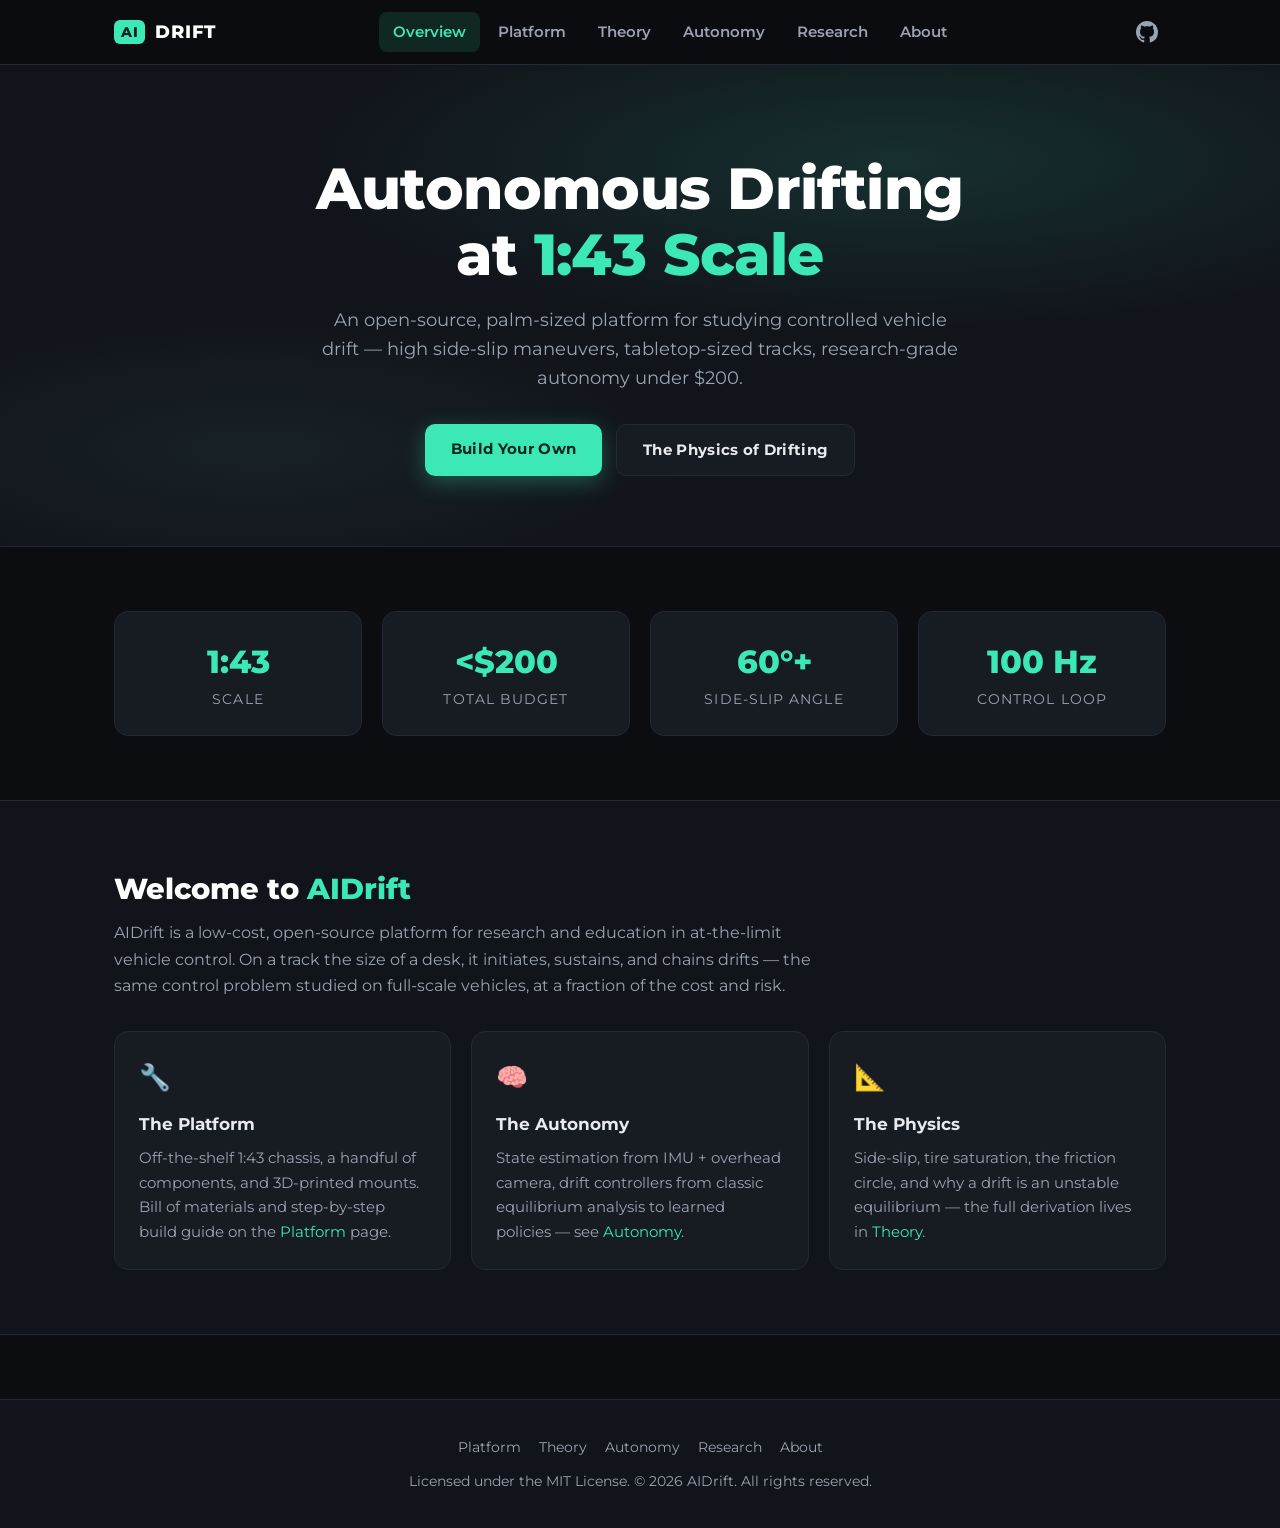
<file: index.html>
<!DOCTYPE html>
<html lang="en">
<head>
  <meta charset="UTF-8">
  <meta name="viewport" content="width=device-width, initial-scale=1.0">
  <title>AIDrift — Autonomous 1:43 Scale Drifting</title>
  <meta name="description" content="AIDrift: an open-source, palm-sized autonomous drifting platform at 1:43 scale for robotics research and education.">
  <link rel="preconnect" href="https://fonts.googleapis.com">
  <link href="https://fonts.googleapis.com/css2?family=Montserrat:ital,wght@0,100..900;1,100..900&display=swap" rel="stylesheet">
  <link rel="stylesheet" href="assets/css/style.css">
  <link rel="icon" type="image/svg+xml" href="assets/img/favicon.svg">
  <meta property="og:title" content="AIDrift — Autonomous 1:43 Scale Drifting">
  <meta property="og:description" content="AIDrift: an open-source, palm-sized autonomous drifting platform at 1:43 scale for robotics research and education.">
  <meta property="og:type" content="website">
  <meta property="og:url" content="https://aidrift.github.io/aidrift/">
  <meta property="og:image" content="https://aidrift.github.io/aidrift/assets/img/og.png">
  <meta name="twitter:card" content="summary_large_image">
</head>
<body>

<nav class="site-nav">
  <div class="nav-inner">
    <a class="brand" href="index.html"><span class="badge43">AI</span>DRIFT</a>
    <button class="nav-toggle" aria-label="Menu">☰</button>
    <ul class="nav-links">
      <li><a href="index.html">Overview</a></li>
      <li><a href="platform.html">Platform</a></li>
      <li><a href="theory.html">Theory</a></li>
      <li><a href="autonomy.html">Autonomy</a></li>
      <li><a href="research.html">Research</a></li>
      <li><a href="about.html">About</a></li>
    </ul>
    <a class="nav-github" href="https://github.com/aidrift/aidrift" aria-label="GitHub repository" target="_blank" rel="noopener"><svg viewBox="0 0 16 16" width="22" height="22" fill="currentColor" aria-hidden="true"><path d="M8 0C3.58 0 0 3.58 0 8c0 3.54 2.29 6.53 5.47 7.59.4.07.55-.17.55-.38 0-.19-.01-.82-.01-1.49-2.01.37-2.53-.49-2.69-.94-.09-.23-.48-.94-.82-1.13-.28-.15-.68-.52-.01-.53.63-.01 1.08.58 1.23.82.72 1.21 1.87.87 2.33.66.07-.52.28-.87.51-1.07-1.78-.2-3.64-.89-3.64-3.95 0-.87.31-1.59.82-2.15-.08-.2-.36-1.02.08-2.12 0 0 .67-.21 2.2.82.64-.18 1.32-.27 2-.27s1.36.09 2 .27c1.53-1.04 2.2-.82 2.2-.82.44 1.1.16 1.92.08 2.12.51.56.82 1.27.82 2.15 0 3.07-1.87 3.75-3.65 3.95.29.25.54.73.54 1.48 0 1.07-.01 1.93-.01 2.2 0 .21.15.46.55.38A8.01 8.01 0 0 0 16 8c0-4.42-3.58-8-8-8z"/></svg></a>
  </div>
</nav>

<header class="hero">
  <div class="hero-inner">
    <h1>Autonomous Drifting<br>at <span class="accent">1:43 Scale</span></h1>
    <p class="tagline">
      An open-source, palm-sized platform for studying controlled vehicle drift —
      high side-slip maneuvers, tabletop-sized tracks, research-grade autonomy under $200.
    </p>
    <div class="cta-row">
      <a class="btn btn-primary" href="platform.html">Build Your Own</a>
      <a class="btn btn-ghost" href="theory.html">The Physics of Drifting</a>
    </div>
  </div>
</header>

<section class="section">
  <div class="container">
    <div class="grid cols-4">
      <div class="card stat reveal"><div class="num">1:43</div><div class="lbl">Scale</div></div>
      <div class="card stat reveal"><div class="num">&lt;$200</div><div class="lbl">Total budget</div></div>
      <div class="card stat reveal"><div class="num">60°+</div><div class="lbl">Side-slip angle</div></div>
      <div class="card stat reveal"><div class="num">100 Hz</div><div class="lbl">Control loop</div></div>
    </div>
  </div>
</section>

<section class="section alt">
  <div class="container">
    <h2>Welcome to <span class="accent">AIDrift</span></h2>
    <p class="lead">
      AIDrift is a low-cost, open-source platform for research and education in
      at-the-limit vehicle control. On a track the size of a desk, it initiates,
      sustains, and chains drifts — the same control problem studied on full-scale
      vehicles, at a fraction of the cost and risk.
    </p>
    <div class="grid cols-3">
      <div class="card reveal">
        <div class="icon">🔧</div>
        <h3>The Platform</h3>
        <p>Off-the-shelf 1:43 chassis, a handful of components, and 3D-printed mounts.
           Bill of materials and step-by-step build guide on the
           <a href="platform.html">Platform</a> page.</p>
      </div>
      <div class="card reveal">
        <div class="icon">🧠</div>
        <h3>The Autonomy</h3>
        <p>State estimation from IMU + overhead camera, drift controllers from classic
           equilibrium analysis to learned policies — see
           <a href="autonomy.html">Autonomy</a>.</p>
      </div>
      <div class="card reveal">
        <div class="icon">📐</div>
        <h3>The Physics</h3>
        <p>Side-slip, tire saturation, the friction circle, and why a drift is an
           unstable equilibrium — the full derivation lives in
           <a href="theory.html">Theory</a>.</p>
      </div>
    </div>
  </div>
</section>

<footer class="site-footer">
  <div class="foot-links">
    <a href="platform.html">Platform</a>
    <a href="theory.html">Theory</a>
    <a href="autonomy.html">Autonomy</a>
    <a href="research.html">Research</a>
    <a href="about.html">About</a>
  </div>
  <p>Licensed under the MIT License. © 2026 AIDrift. All rights reserved.</p>
</footer>

<script src="assets/js/main.js"></script>
</body>
</html>
</file>
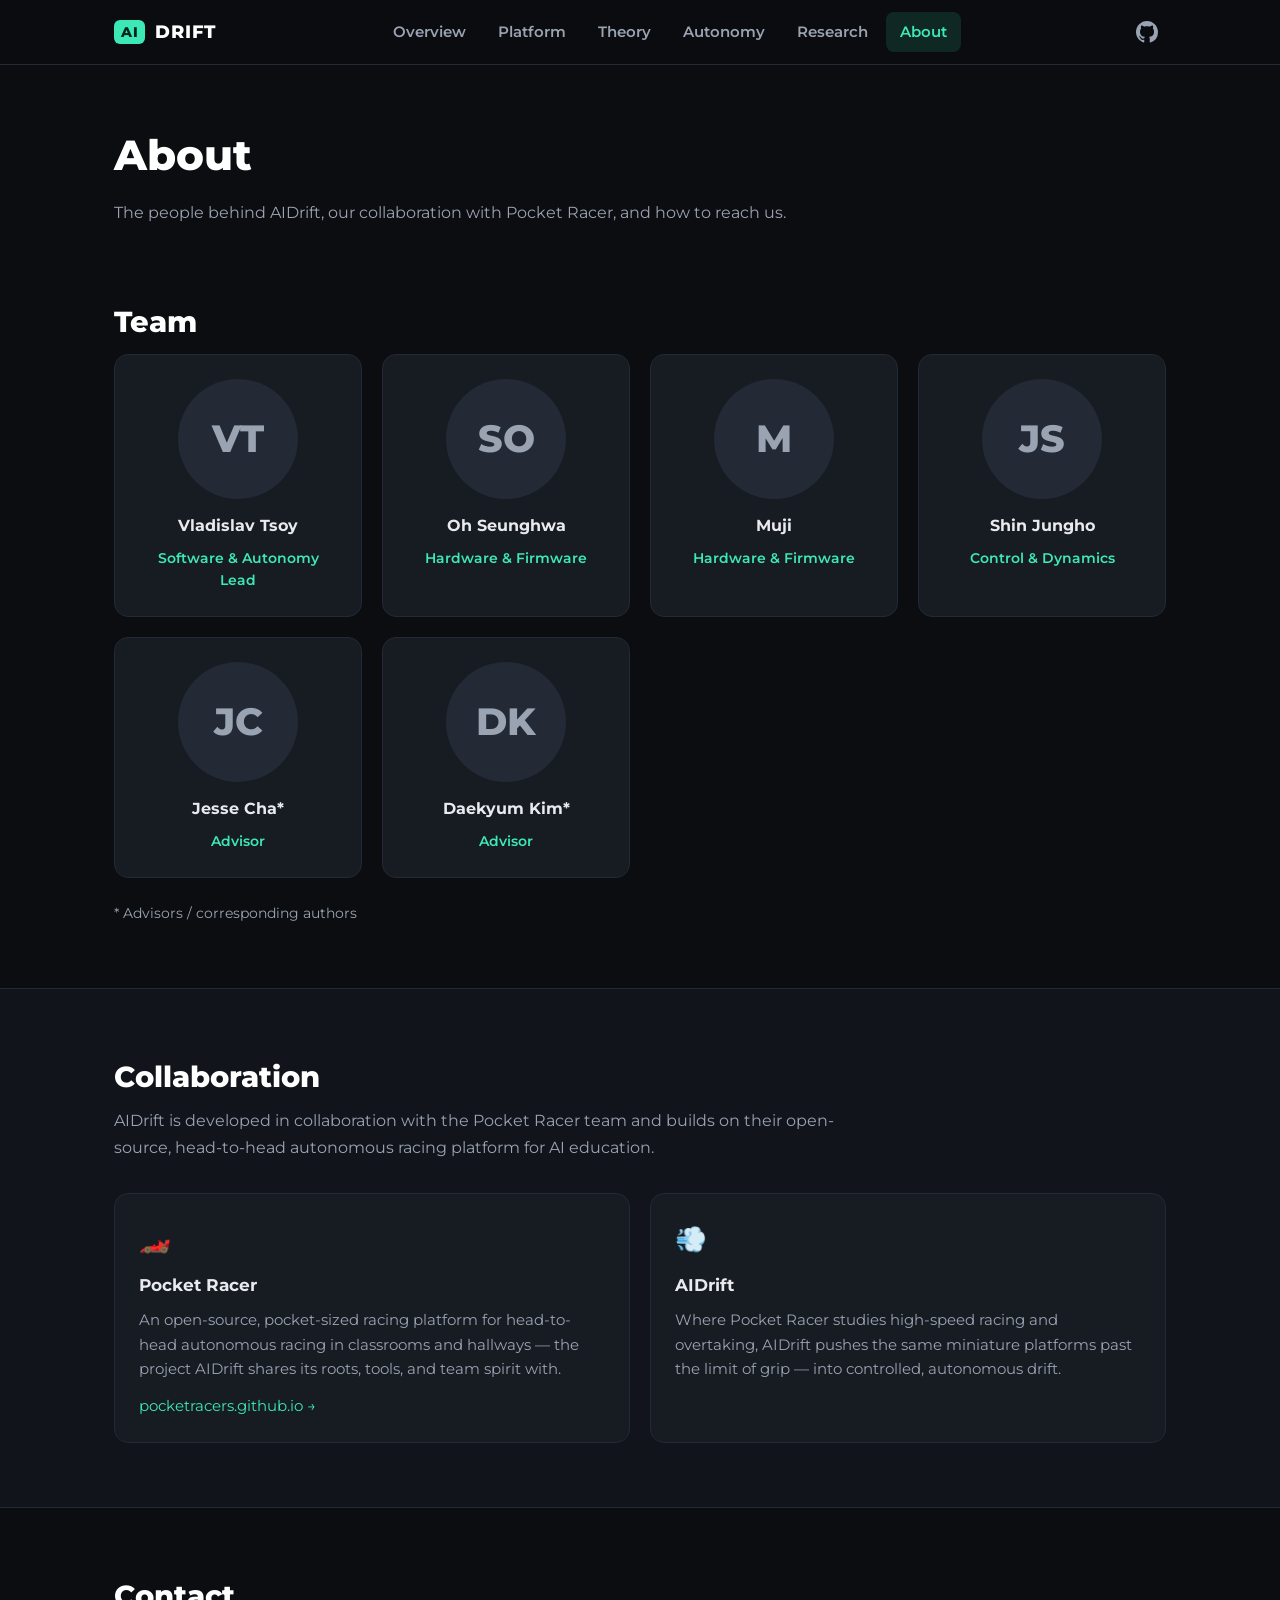
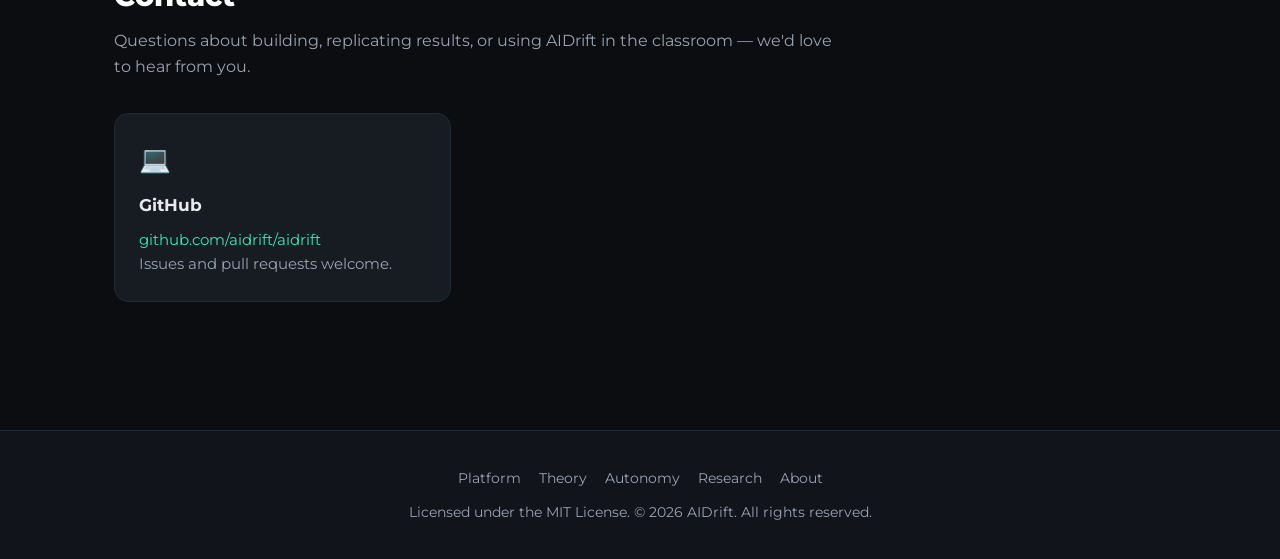
<file: about.html>
<!DOCTYPE html>
<html lang="en">
<head>
  <meta charset="UTF-8">
  <meta name="viewport" content="width=device-width, initial-scale=1.0">
  <title>About — AIDrift</title>
  <meta name="description" content="The team behind AIDrift, our collaboration with Pocket Racer, and how to get in touch.">
  <link rel="preconnect" href="https://fonts.googleapis.com">
  <link href="https://fonts.googleapis.com/css2?family=Montserrat:ital,wght@0,100..900;1,100..900&display=swap" rel="stylesheet">
  <link rel="stylesheet" href="assets/css/style.css">
  <link rel="icon" type="image/svg+xml" href="assets/img/favicon.svg">
  <meta property="og:title" content="About — AIDrift">
  <meta property="og:description" content="The team behind AIDrift, our collaboration with Pocket Racer, and how to get in touch.">
  <meta property="og:type" content="website">
  <meta property="og:url" content="https://aidrift.github.io/aidrift/about.html">
  <meta property="og:image" content="https://aidrift.github.io/aidrift/assets/img/og.png">
  <meta name="twitter:card" content="summary_large_image">
</head>
<body>

<nav class="site-nav">
  <div class="nav-inner">
    <a class="brand" href="index.html"><span class="badge43">AI</span>DRIFT</a>
    <button class="nav-toggle" aria-label="Menu">☰</button>
    <ul class="nav-links">
      <li><a href="index.html">Overview</a></li>
      <li><a href="platform.html">Platform</a></li>
      <li><a href="theory.html">Theory</a></li>
      <li><a href="autonomy.html">Autonomy</a></li>
      <li><a href="research.html">Research</a></li>
      <li><a href="about.html">About</a></li>
    </ul>
    <a class="nav-github" href="https://github.com/aidrift/aidrift" aria-label="GitHub repository" target="_blank" rel="noopener"><svg viewBox="0 0 16 16" width="22" height="22" fill="currentColor" aria-hidden="true"><path d="M8 0C3.58 0 0 3.58 0 8c0 3.54 2.29 6.53 5.47 7.59.4.07.55-.17.55-.38 0-.19-.01-.82-.01-1.49-2.01.37-2.53-.49-2.69-.94-.09-.23-.48-.94-.82-1.13-.28-.15-.68-.52-.01-.53.63-.01 1.08.58 1.23.82.72 1.21 1.87.87 2.33.66.07-.52.28-.87.51-1.07-1.78-.2-3.64-.89-3.64-3.95 0-.87.31-1.59.82-2.15-.08-.2-.36-1.02.08-2.12 0 0 .67-.21 2.2.82.64-.18 1.32-.27 2-.27s1.36.09 2 .27c1.53-1.04 2.2-.82 2.2-.82.44 1.1.16 1.92.08 2.12.51.56.82 1.27.82 2.15 0 3.07-1.87 3.75-3.65 3.95.29.25.54.73.54 1.48 0 1.07-.01 1.93-.01 2.2 0 .21.15.46.55.38A8.01 8.01 0 0 0 16 8c0-4.42-3.58-8-8-8z"/></svg></a>
  </div>
</nav>

<header class="page-head">
  <div class="container">
    <h1>About</h1>
    <p>The people behind AIDrift, our collaboration with Pocket Racer, and how to reach us.</p>
  </div>
</header>

<section class="section">
  <div class="container">
    <h2>Team</h2>
    <div class="grid cols-4">
      <div class="card person reveal">
        <div class="avatar">VT</div>
        <h3>Vladislav Tsoy</h3>
        <p class="role">Software &amp; Autonomy Lead</p>
      </div>
      <div class="card person reveal">
        <div class="avatar">SO</div>
        <h3>Oh Seunghwa</h3>
        <p class="role">Hardware &amp; Firmware</p>
      </div>
      <div class="card person reveal">
        <div class="avatar">M</div>
        <h3>Muji</h3>
        <p class="role">Hardware &amp; Firmware</p>
      </div>
      <div class="card person reveal">
        <div class="avatar">JS</div>
        <h3>Shin Jungho</h3>
        <p class="role">Control &amp; Dynamics</p>
      </div>
      <div class="card person reveal">
        <div class="avatar">JC</div>
        <h3>Jesse Cha*</h3>
        <p class="role">Advisor</p>
      </div>
      <div class="card person reveal">
        <div class="avatar">DK</div>
        <h3>Daekyum Kim*</h3>
        <p class="role">Advisor</p>
      </div>
    </div>
    <p style="margin-top: 24px; color: var(--text-dim); font-size: 0.85rem;">* Advisors / corresponding authors</p>
  </div>
</section>

<section class="section alt">
  <div class="container">
    <h2>Collaboration</h2>
    <p class="lead">
      AIDrift is developed in collaboration with the Pocket Racer team and builds on their
      open-source, head-to-head autonomous racing platform for AI education.
    </p>
    <div class="grid cols-2">
      <div class="card reveal">
        <div class="icon">🏎️</div>
        <h3>Pocket Racer</h3>
        <p>An open-source, pocket-sized racing platform for head-to-head autonomous racing
           in classrooms and hallways — the project AIDrift shares its roots, tools, and
           team spirit with.</p>
        <p style="margin-top: 12px;">
          <a href="https://pocketracers.github.io/PocketRacerWebsite/" target="_blank" rel="noopener">
            pocketracers.github.io →
          </a>
        </p>
      </div>
      <div class="card reveal">
        <div class="icon">💨</div>
        <h3>AIDrift</h3>
        <p>Where Pocket Racer studies high-speed racing and overtaking, AIDrift pushes the
           same miniature platforms past the limit of grip — into controlled, autonomous
           drift.</p>
      </div>
    </div>
  </div>
</section>

<section class="section">
  <div class="container">
    <h2>Contact</h2>
    <p class="lead">Questions about building, replicating results, or using AIDrift in the classroom — we'd love to hear from you.</p>
    <div class="grid cols-3">
      <div class="card reveal">
        <div class="icon">💻</div>
        <h3>GitHub</h3>
        <p><a href="https://github.com/aidrift/aidrift" target="_blank" rel="noopener">github.com/aidrift/aidrift</a><br>
           Issues and pull requests welcome.</p>
      </div>
    </div>
  </div>
</section>

<footer class="site-footer">
  <div class="foot-links">
    <a href="platform.html">Platform</a>
    <a href="theory.html">Theory</a>
    <a href="autonomy.html">Autonomy</a>
    <a href="research.html">Research</a>
    <a href="about.html">About</a>
  </div>
  <p>Licensed under the MIT License. © 2026 AIDrift. All rights reserved.</p>
</footer>

<script src="assets/js/main.js"></script>
</body>
</html>
</file>
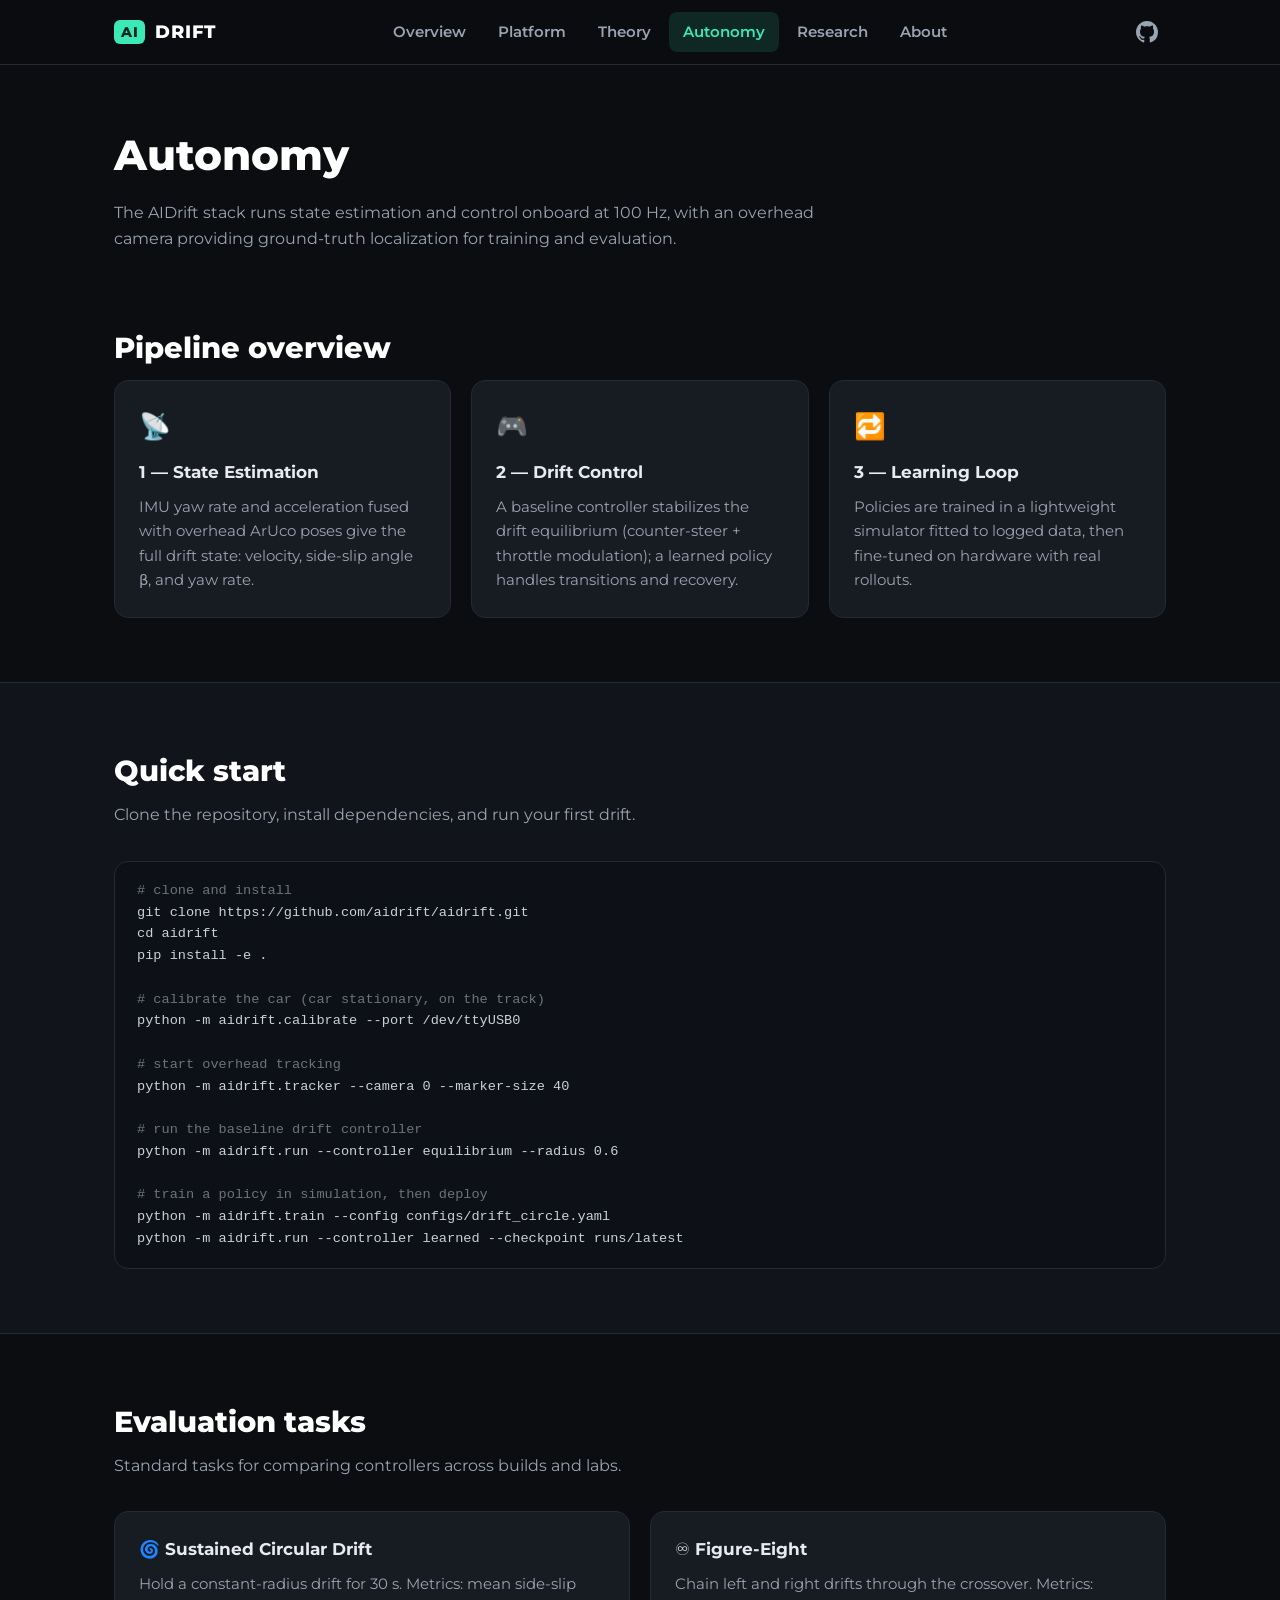
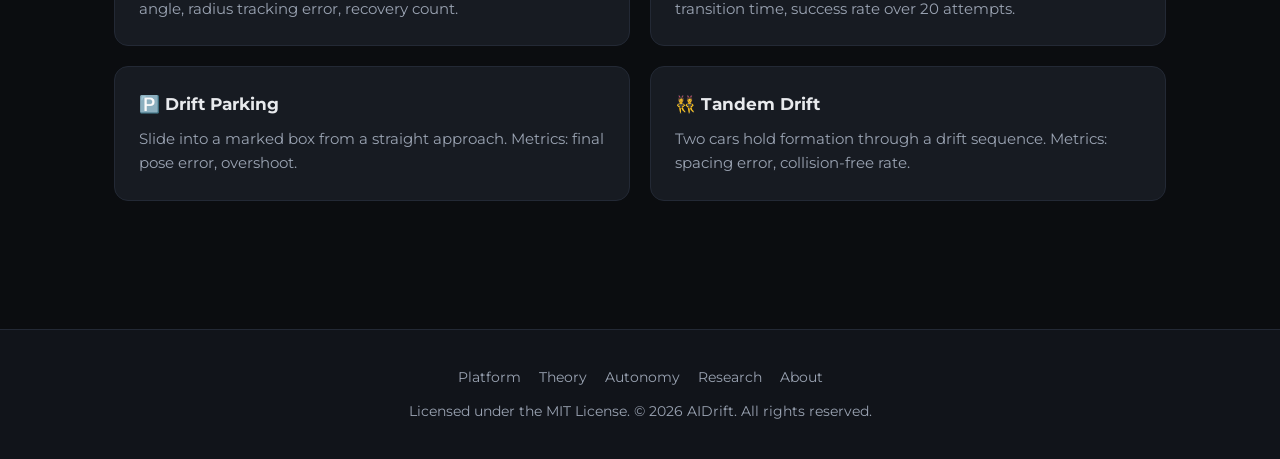
<file: autonomy.html>
<!DOCTYPE html>
<html lang="en">
<head>
  <meta charset="UTF-8">
  <meta name="viewport" content="width=device-width, initial-scale=1.0">
  <title>Autonomy — AIDrift</title>
  <meta name="description" content="The AIDrift software stack: state estimation, drift control, and learned policies.">
  <link rel="preconnect" href="https://fonts.googleapis.com">
  <link href="https://fonts.googleapis.com/css2?family=Montserrat:ital,wght@0,100..900;1,100..900&display=swap" rel="stylesheet">
  <link rel="stylesheet" href="assets/css/style.css">
  <link rel="icon" type="image/svg+xml" href="assets/img/favicon.svg">
  <meta property="og:title" content="Autonomy — AIDrift">
  <meta property="og:description" content="The AIDrift software stack: state estimation, drift control, and learned policies.">
  <meta property="og:type" content="website">
  <meta property="og:url" content="https://aidrift.github.io/aidrift/autonomy.html">
  <meta property="og:image" content="https://aidrift.github.io/aidrift/assets/img/og.png">
  <meta name="twitter:card" content="summary_large_image">
</head>
<body>

<nav class="site-nav">
  <div class="nav-inner">
    <a class="brand" href="index.html"><span class="badge43">AI</span>DRIFT</a>
    <button class="nav-toggle" aria-label="Menu">☰</button>
    <ul class="nav-links">
      <li><a href="index.html">Overview</a></li>
      <li><a href="platform.html">Platform</a></li>
      <li><a href="theory.html">Theory</a></li>
      <li><a href="autonomy.html">Autonomy</a></li>
      <li><a href="research.html">Research</a></li>
      <li><a href="about.html">About</a></li>
    </ul>
    <a class="nav-github" href="https://github.com/aidrift/aidrift" aria-label="GitHub repository" target="_blank" rel="noopener"><svg viewBox="0 0 16 16" width="22" height="22" fill="currentColor" aria-hidden="true"><path d="M8 0C3.58 0 0 3.58 0 8c0 3.54 2.29 6.53 5.47 7.59.4.07.55-.17.55-.38 0-.19-.01-.82-.01-1.49-2.01.37-2.53-.49-2.69-.94-.09-.23-.48-.94-.82-1.13-.28-.15-.68-.52-.01-.53.63-.01 1.08.58 1.23.82.72 1.21 1.87.87 2.33.66.07-.52.28-.87.51-1.07-1.78-.2-3.64-.89-3.64-3.95 0-.87.31-1.59.82-2.15-.08-.2-.36-1.02.08-2.12 0 0 .67-.21 2.2.82.64-.18 1.32-.27 2-.27s1.36.09 2 .27c1.53-1.04 2.2-.82 2.2-.82.44 1.1.16 1.92.08 2.12.51.56.82 1.27.82 2.15 0 3.07-1.87 3.75-3.65 3.95.29.25.54.73.54 1.48 0 1.07-.01 1.93-.01 2.2 0 .21.15.46.55.38A8.01 8.01 0 0 0 16 8c0-4.42-3.58-8-8-8z"/></svg></a>
  </div>
</nav>

<header class="page-head">
  <div class="container">
    <h1>Autonomy</h1>
    <p>
      The AIDrift stack runs state estimation and control onboard at 100&nbsp;Hz, with an
      overhead camera providing ground-truth localization for training and evaluation.
    </p>
  </div>
</header>

<section class="section">
  <div class="container">
    <h2>Pipeline overview</h2>
    <div class="grid cols-3">
      <div class="card reveal">
        <div class="icon">📡</div>
        <h3>1 — State Estimation</h3>
        <p>IMU yaw rate and acceleration fused with overhead ArUco poses give the full
           drift state: velocity, side-slip angle β, and yaw rate.</p>
      </div>
      <div class="card reveal">
        <div class="icon">🎮</div>
        <h3>2 — Drift Control</h3>
        <p>A baseline controller stabilizes the drift equilibrium (counter-steer +
           throttle modulation); a learned policy handles transitions and recovery.</p>
      </div>
      <div class="card reveal">
        <div class="icon">🔁</div>
        <h3>3 — Learning Loop</h3>
        <p>Policies are trained in a lightweight simulator fitted to logged data, then
           fine-tuned on hardware with real rollouts.</p>
      </div>
    </div>
  </div>
</section>

<section class="section alt">
  <div class="container">
    <h2>Quick start</h2>
    <p class="lead">Clone the repository, install dependencies, and run your first drift.</p>
    <pre class="code reveal"><span class="c"># clone and install</span>
git clone https://github.com/aidrift/aidrift.git
cd aidrift
pip install -e .

<span class="c"># calibrate the car (car stationary, on the track)</span>
python -m aidrift.calibrate --port /dev/ttyUSB0

<span class="c"># start overhead tracking</span>
python -m aidrift.tracker --camera 0 --marker-size 40

<span class="c"># run the baseline drift controller</span>
python -m aidrift.run --controller equilibrium --radius 0.6

<span class="c"># train a policy in simulation, then deploy</span>
python -m aidrift.train --config configs/drift_circle.yaml
python -m aidrift.run --controller learned --checkpoint runs/latest</pre>
  </div>
</section>

<section class="section">
  <div class="container">
    <h2>Evaluation tasks</h2>
    <p class="lead">Standard tasks for comparing controllers across builds and labs.</p>
    <div class="grid cols-2">
      <div class="card reveal">
        <h3>🌀 Sustained Circular Drift</h3>
        <p>Hold a constant-radius drift for 30 s. Metrics: mean side-slip angle,
           radius tracking error, recovery count.</p>
      </div>
      <div class="card reveal">
        <h3>♾️ Figure-Eight</h3>
        <p>Chain left and right drifts through the crossover. Metrics: transition
           time, success rate over 20 attempts.</p>
      </div>
      <div class="card reveal">
        <h3>🅿️ Drift Parking</h3>
        <p>Slide into a marked box from a straight approach. Metrics: final pose
           error, overshoot.</p>
      </div>
      <div class="card reveal">
        <h3>👯 Tandem Drift</h3>
        <p>Two cars hold formation through a drift sequence. Metrics: spacing error,
           collision-free rate.</p>
      </div>
    </div>
  </div>
</section>

<footer class="site-footer">
  <div class="foot-links">
    <a href="platform.html">Platform</a>
    <a href="theory.html">Theory</a>
    <a href="autonomy.html">Autonomy</a>
    <a href="research.html">Research</a>
    <a href="about.html">About</a>
  </div>
  <p>Licensed under the MIT License. © 2026 AIDrift. All rights reserved.</p>
</footer>

<script src="assets/js/main.js"></script>
</body>
</html>
</file>
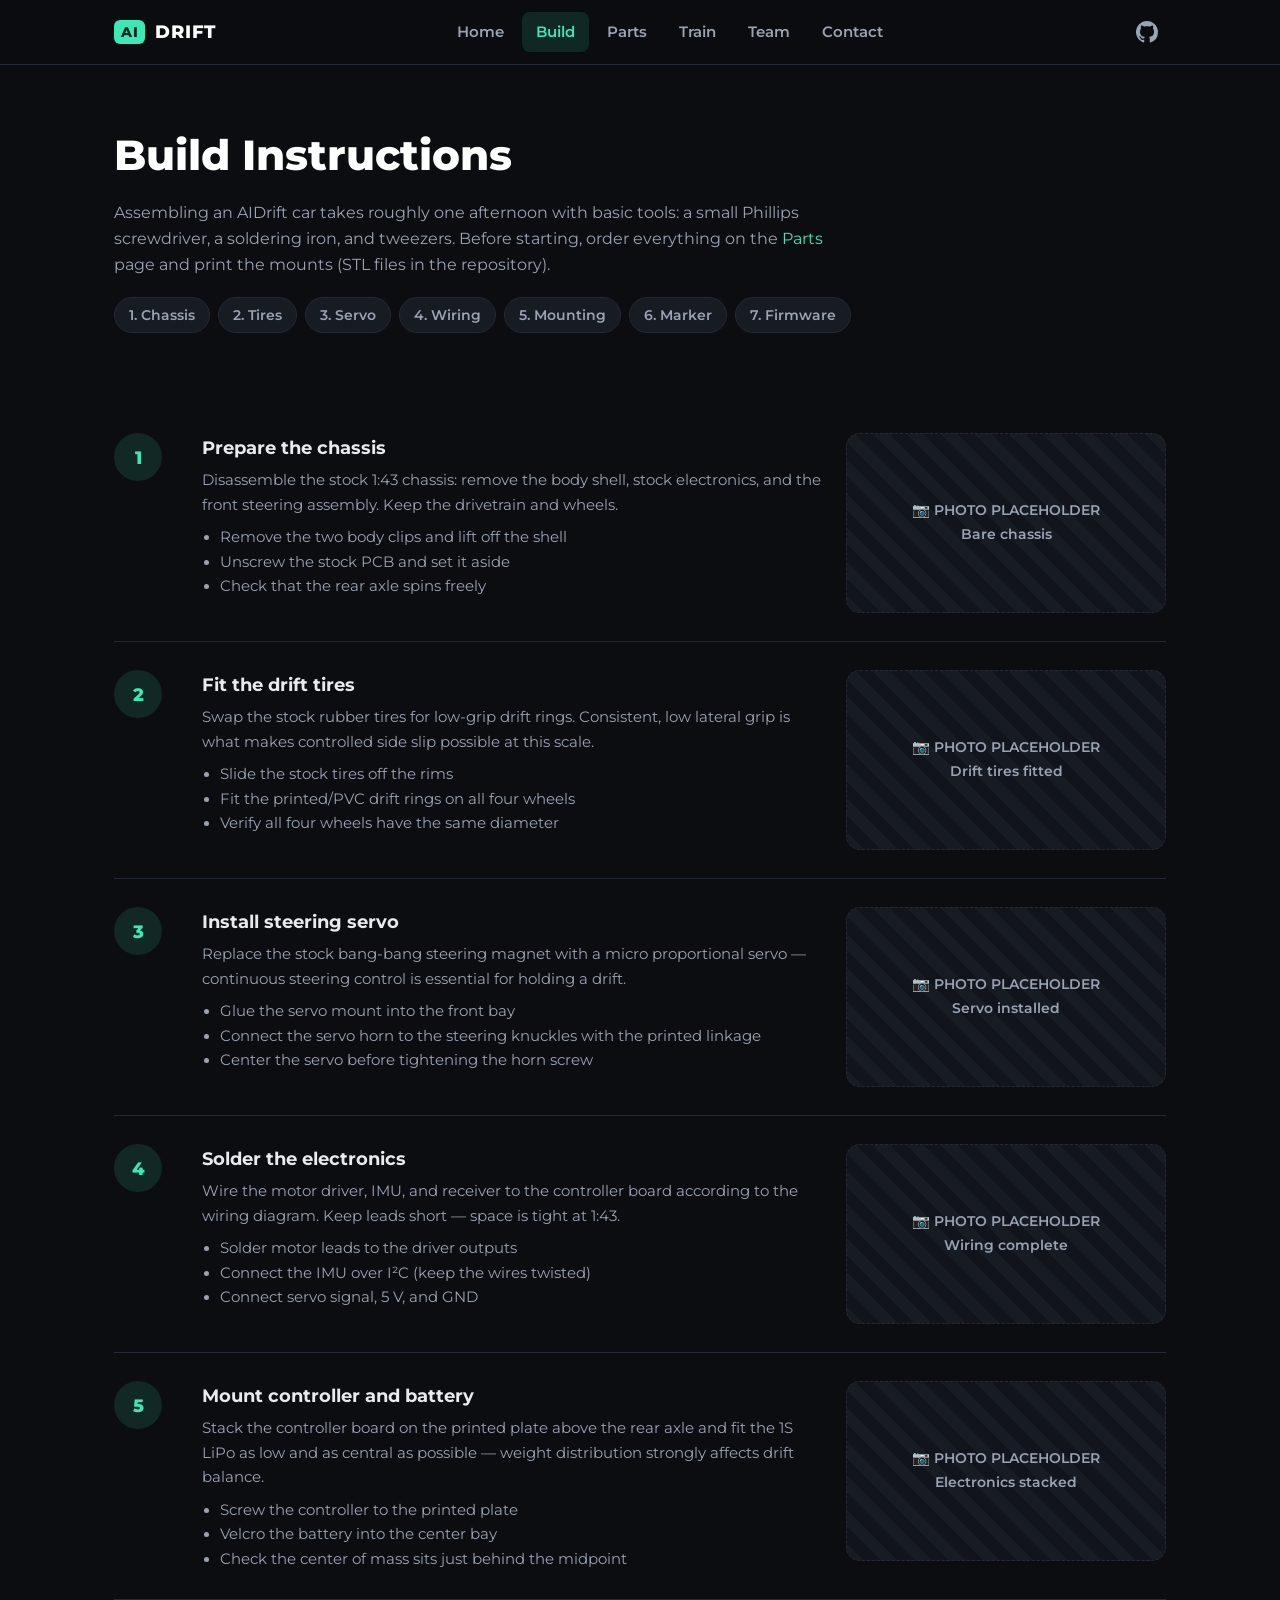
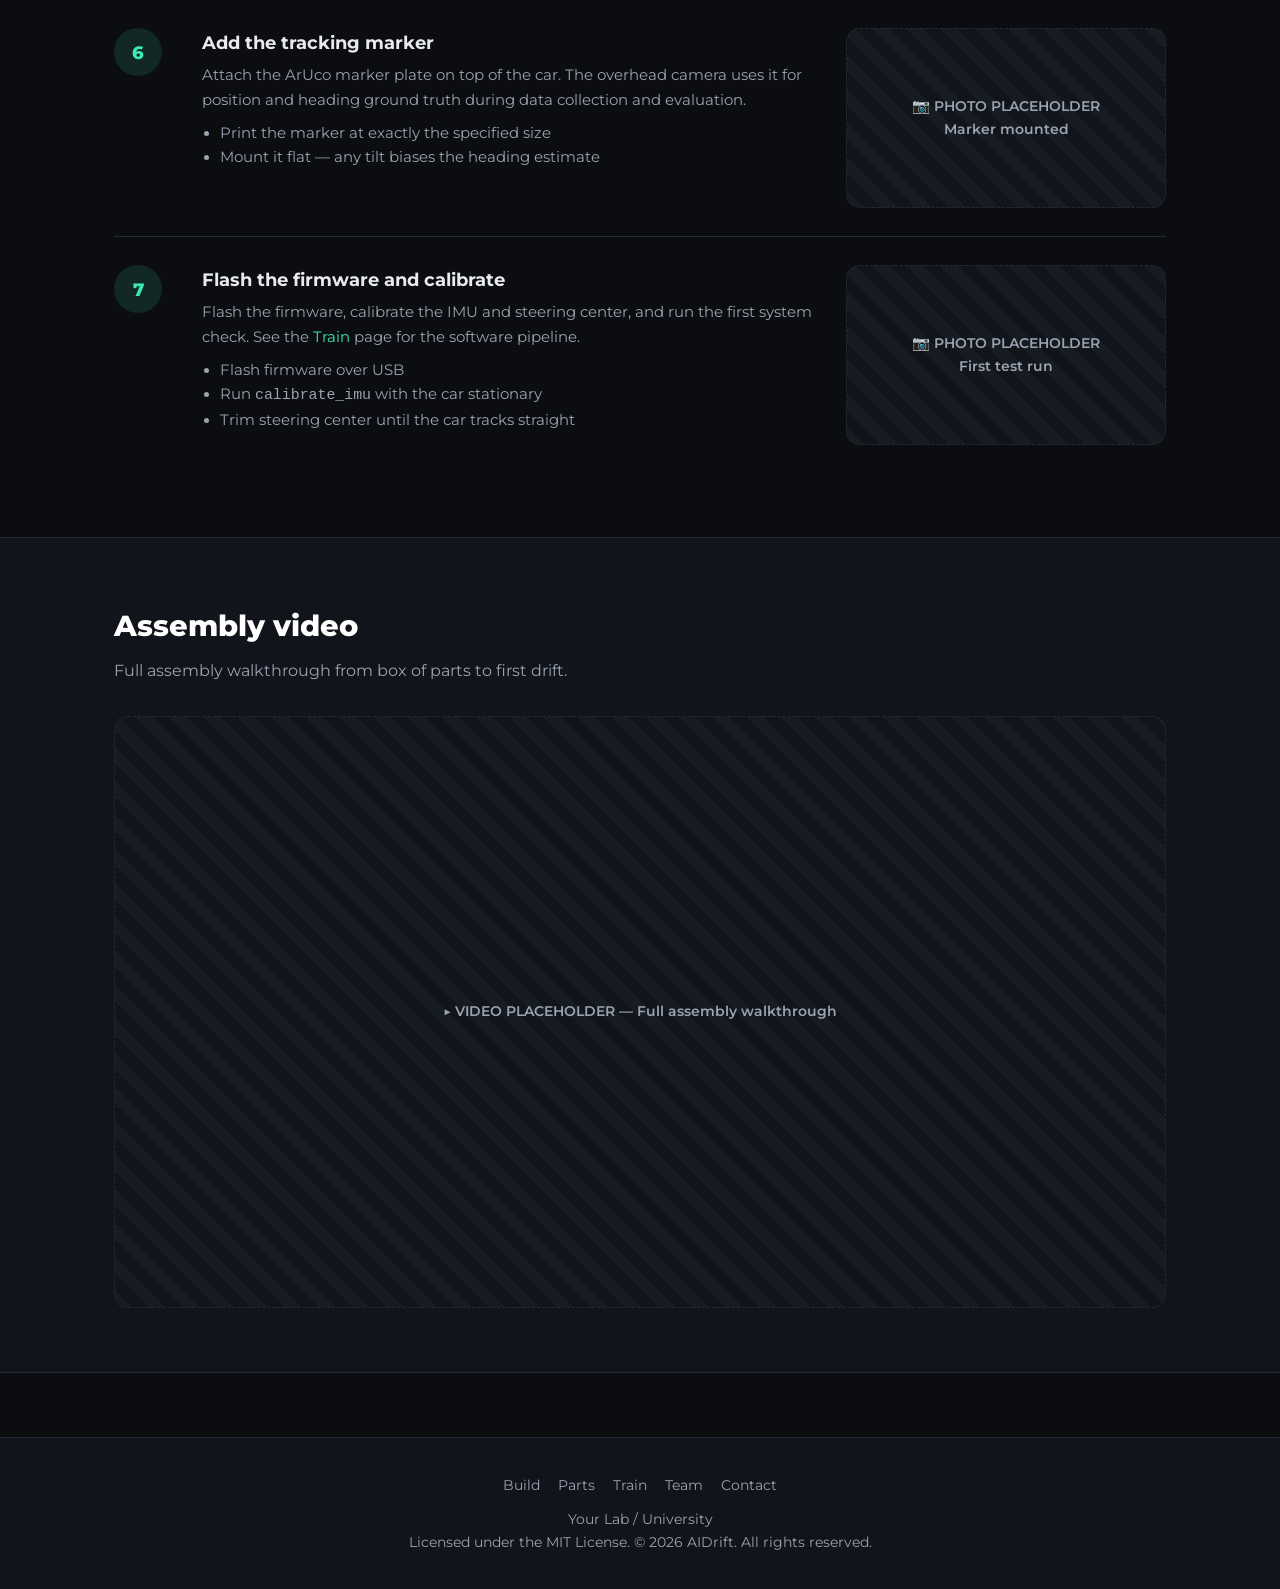
<file: build.html>
<!DOCTYPE html>
<html lang="en">
<head>
  <meta charset="UTF-8">
  <meta name="viewport" content="width=device-width, initial-scale=1.0">
  <title>Build — AIDrift</title>
  <meta name="description" content="Step-by-step build instructions for the AIDrift autonomous drifting platform.">
  <link rel="preconnect" href="https://fonts.googleapis.com">
  <link href="https://fonts.googleapis.com/css2?family=Montserrat:ital,wght@0,100..900;1,100..900&display=swap" rel="stylesheet">
  <link rel="stylesheet" href="assets/css/style.css">
  <link rel="icon" type="image/svg+xml" href="assets/img/favicon.svg">
  <meta property="og:title" content="Build — AIDrift">
  <meta property="og:description" content="Step-by-step build instructions for the AIDrift autonomous drifting platform.">
  <meta property="og:type" content="website">
  <meta property="og:url" content="https://aidrift.github.io/aidrift/build.html">
  <meta property="og:image" content="https://aidrift.github.io/aidrift/assets/img/og.png">
  <meta name="twitter:card" content="summary_large_image">
</head>
<body>

<nav class="site-nav">
  <div class="nav-inner">
    <a class="brand" href="index.html"><span class="badge43">AI</span>DRIFT</a>
    <button class="nav-toggle" aria-label="Menu">☰</button>
    <ul class="nav-links">
      <li><a href="index.html">Home</a></li>
      <li><a href="build.html">Build</a></li>
      <li><a href="parts.html">Parts</a></li>
      <li><a href="train.html">Train</a></li>
      <li><a href="team.html">Team</a></li>
      <li><a href="contact.html">Contact</a></li>
    </ul>
    <a class="nav-github" href="https://github.com/aidrift/aidrift" aria-label="GitHub repository" target="_blank" rel="noopener"><svg viewBox="0 0 16 16" width="22" height="22" fill="currentColor" aria-hidden="true"><path d="M8 0C3.58 0 0 3.58 0 8c0 3.54 2.29 6.53 5.47 7.59.4.07.55-.17.55-.38 0-.19-.01-.82-.01-1.49-2.01.37-2.53-.49-2.69-.94-.09-.23-.48-.94-.82-1.13-.28-.15-.68-.52-.01-.53.63-.01 1.08.58 1.23.82.72 1.21 1.87.87 2.33.66.07-.52.28-.87.51-1.07-1.78-.2-3.64-.89-3.64-3.95 0-.87.31-1.59.82-2.15-.08-.2-.36-1.02.08-2.12 0 0 .67-.21 2.2.82.64-.18 1.32-.27 2-.27s1.36.09 2 .27c1.53-1.04 2.2-.82 2.2-.82.44 1.1.16 1.92.08 2.12.51.56.82 1.27.82 2.15 0 3.07-1.87 3.75-3.65 3.95.29.25.54.73.54 1.48 0 1.07-.01 1.93-.01 2.2 0 .21.15.46.55.38A8.01 8.01 0 0 0 16 8c0-4.42-3.58-8-8-8z"/></svg></a>
  </div>
</nav>

<header class="page-head">
  <div class="container">
    <h1>Build Instructions</h1>
    <p>
      Assembling an AIDrift car takes roughly one afternoon with basic tools: a small
      Phillips screwdriver, a soldering iron, and tweezers. Before starting, order
      everything on the <a href="parts.html">Parts</a> page and print the mounts
      (STL files in the repository). <!-- TODO: link repository -->
    </p>
    <div class="step-toc">
      <a href="#step-1">1. Chassis</a>
      <a href="#step-2">2. Tires</a>
      <a href="#step-3">3. Servo</a>
      <a href="#step-4">4. Wiring</a>
      <a href="#step-5">5. Mounting</a>
      <a href="#step-6">6. Marker</a>
      <a href="#step-7">7. Firmware</a>
    </div>
  </div>
</header>

<section class="section">
  <div class="container">

    <div class="step reveal" id="step-1">
      <div class="no">1</div>
      <div>
        <h3>Prepare the chassis</h3>
        <p>Disassemble the stock 1:43 chassis: remove the body shell, stock electronics,
           and the front steering assembly. Keep the drivetrain and wheels.</p>
        <ul>
          <li>Remove the two body clips and lift off the shell</li>
          <li>Unscrew the stock PCB and set it aside</li>
          <li>Check that the rear axle spins freely</li>
        </ul>
      </div>
      <div class="media-ph">📷 PHOTO PLACEHOLDER<br>Bare chassis</div>
    </div>

    <div class="step reveal" id="step-2">
      <div class="no">2</div>
      <div>
        <h3>Fit the drift tires</h3>
        <p>Swap the stock rubber tires for low-grip drift rings. Consistent, low
           lateral grip is what makes controlled side slip possible at this scale.</p>
        <ul>
          <li>Slide the stock tires off the rims</li>
          <li>Fit the printed/PVC drift rings on all four wheels</li>
          <li>Verify all four wheels have the same diameter</li>
        </ul>
      </div>
      <div class="media-ph">📷 PHOTO PLACEHOLDER<br>Drift tires fitted</div>
    </div>

    <div class="step reveal" id="step-3">
      <div class="no">3</div>
      <div>
        <h3>Install steering servo</h3>
        <p>Replace the stock bang-bang steering magnet with a micro proportional servo —
           continuous steering control is essential for holding a drift.</p>
        <ul>
          <li>Glue the servo mount into the front bay</li>
          <li>Connect the servo horn to the steering knuckles with the printed linkage</li>
          <li>Center the servo before tightening the horn screw</li>
        </ul>
      </div>
      <div class="media-ph">📷 PHOTO PLACEHOLDER<br>Servo installed</div>
    </div>

    <div class="step reveal" id="step-4">
      <div class="no">4</div>
      <div>
        <h3>Solder the electronics</h3>
        <p>Wire the motor driver, IMU, and receiver to the controller board according to
           the wiring diagram. Keep leads short — space is tight at 1:43.</p>
        <ul>
          <li>Solder motor leads to the driver outputs</li>
          <li>Connect the IMU over I²C (keep the wires twisted)</li>
          <li>Connect servo signal, 5&nbsp;V, and GND</li>
        </ul>
      </div>
      <div class="media-ph">📷 PHOTO PLACEHOLDER<br>Wiring complete</div>
    </div>

    <div class="step reveal" id="step-5">
      <div class="no">5</div>
      <div>
        <h3>Mount controller and battery</h3>
        <p>Stack the controller board on the printed plate above the rear axle and fit
           the 1S LiPo as low and as central as possible — weight distribution strongly
           affects drift balance.</p>
        <ul>
          <li>Screw the controller to the printed plate</li>
          <li>Velcro the battery into the center bay</li>
          <li>Check the center of mass sits just behind the midpoint</li>
        </ul>
      </div>
      <div class="media-ph">📷 PHOTO PLACEHOLDER<br>Electronics stacked</div>
    </div>

    <div class="step reveal" id="step-6">
      <div class="no">6</div>
      <div>
        <h3>Add the tracking marker</h3>
        <p>Attach the ArUco marker plate on top of the car. The overhead camera uses it
           for position and heading ground truth during data collection and evaluation.</p>
        <ul>
          <li>Print the marker at exactly the specified size</li>
          <li>Mount it flat — any tilt biases the heading estimate</li>
        </ul>
      </div>
      <div class="media-ph">📷 PHOTO PLACEHOLDER<br>Marker mounted</div>
    </div>

    <div class="step reveal" id="step-7">
      <div class="no">7</div>
      <div>
        <h3>Flash the firmware and calibrate</h3>
        <p>Flash the firmware, calibrate the IMU and steering center, and run the
           first system check. See the <a href="train.html">Train</a> page for the
           software pipeline.</p>
        <ul>
          <li>Flash firmware over USB</li>
          <li>Run <code>calibrate_imu</code> with the car stationary</li>
          <li>Trim steering center until the car tracks straight</li>
        </ul>
      </div>
      <div class="media-ph">📷 PHOTO PLACEHOLDER<br>First test run</div>
    </div>

  </div>
</section>

<section class="section alt">
  <div class="container">
    <h2>Assembly video</h2>
    <p class="lead">Full assembly walkthrough from box of parts to first drift. <!-- TODO: real video --></p>
    <div class="media-ph reveal">▶ VIDEO PLACEHOLDER — Full assembly walkthrough</div>
  </div>
</section>

<footer class="site-footer">
  <div class="foot-links">
    <a href="build.html">Build</a>
    <a href="parts.html">Parts</a>
    <a href="train.html">Train</a>
    <a href="team.html">Team</a>
    <a href="contact.html">Contact</a>
  </div>
  <p>Your Lab / University</p>
  <p>Licensed under the MIT License. © 2026 AIDrift. All rights reserved.</p>
</footer>

<script src="assets/js/main.js"></script>
</body>
</html>
</file>
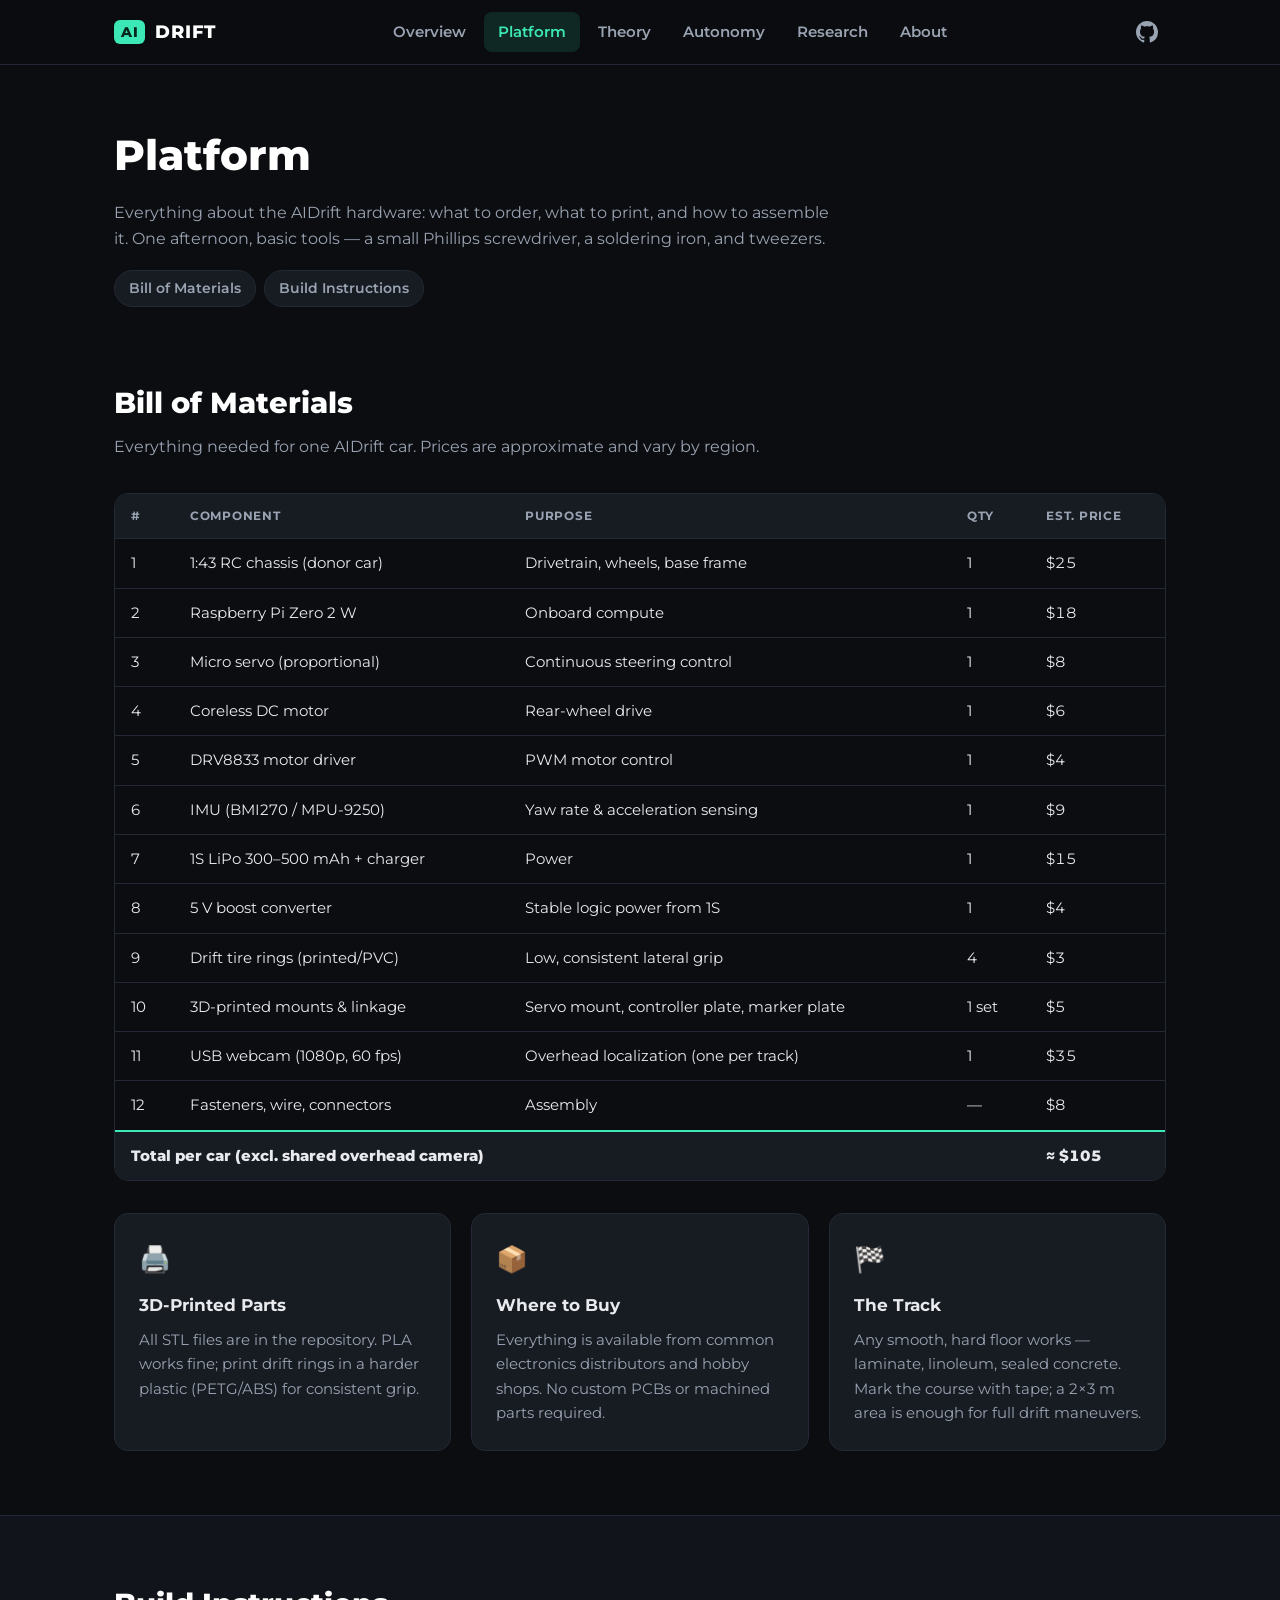
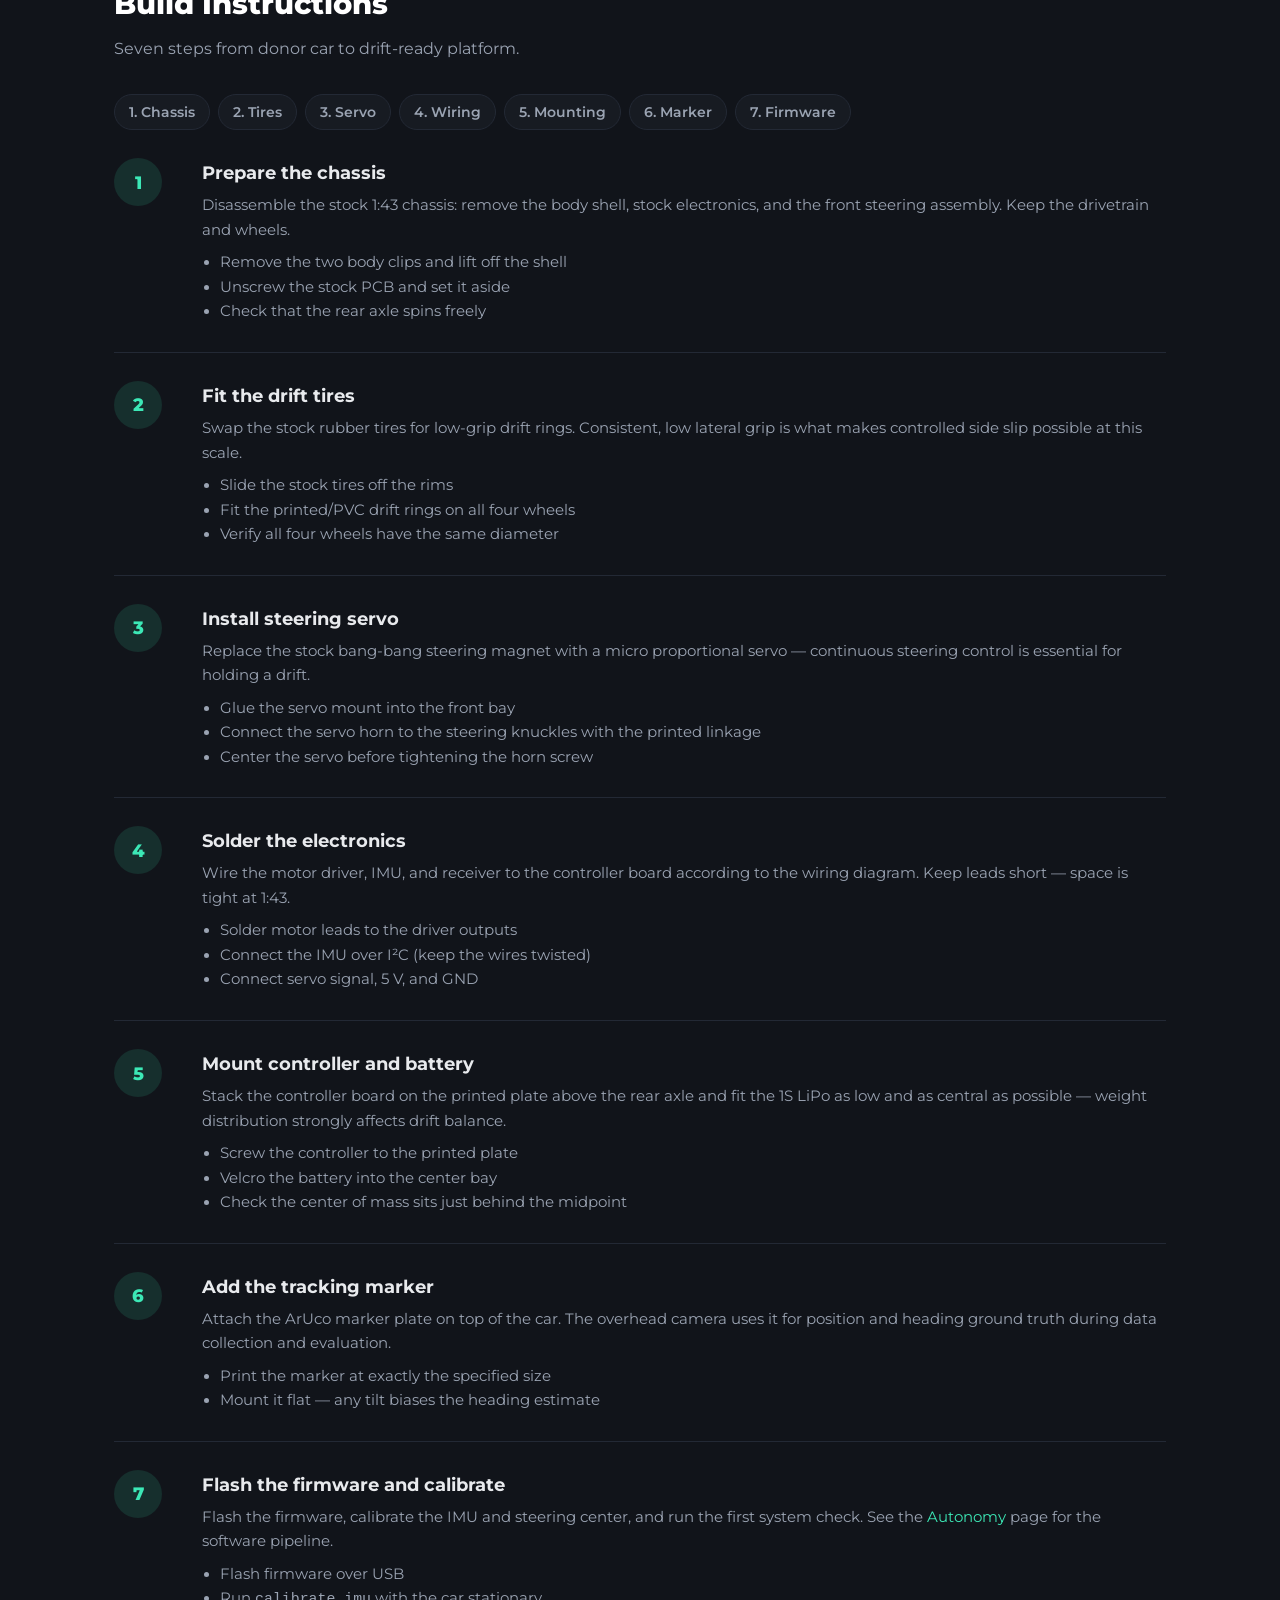
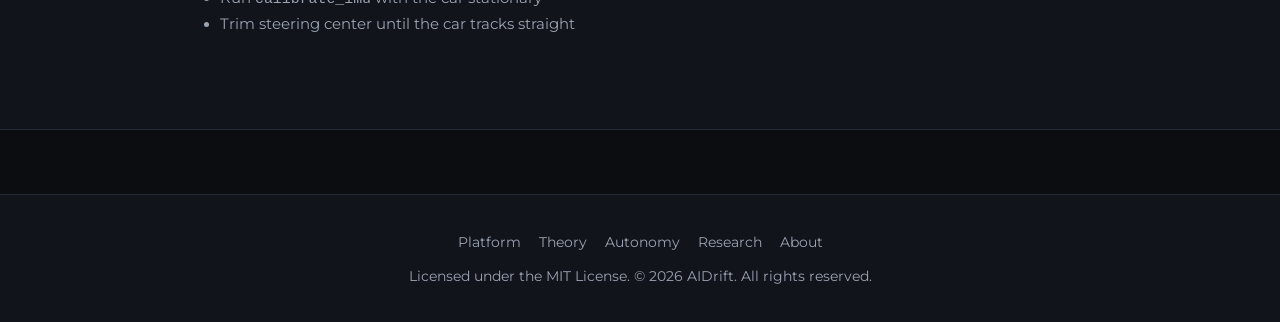
<file: platform.html>
<!DOCTYPE html>
<html lang="en">
<head>
  <meta charset="UTF-8">
  <meta name="viewport" content="width=device-width, initial-scale=1.0">
  <title>Platform — AIDrift</title>
  <meta name="description" content="The AIDrift hardware platform: bill of materials and step-by-step build instructions.">
  <link rel="preconnect" href="https://fonts.googleapis.com">
  <link href="https://fonts.googleapis.com/css2?family=Montserrat:ital,wght@0,100..900;1,100..900&display=swap" rel="stylesheet">
  <link rel="stylesheet" href="assets/css/style.css">
  <link rel="icon" type="image/svg+xml" href="assets/img/favicon.svg">
  <meta property="og:title" content="Platform — AIDrift">
  <meta property="og:description" content="The AIDrift hardware platform: bill of materials and step-by-step build instructions.">
  <meta property="og:type" content="website">
  <meta property="og:url" content="https://aidrift.github.io/aidrift/platform.html">
  <meta property="og:image" content="https://aidrift.github.io/aidrift/assets/img/og.png">
  <meta name="twitter:card" content="summary_large_image">
</head>
<body>

<nav class="site-nav">
  <div class="nav-inner">
    <a class="brand" href="index.html"><span class="badge43">AI</span>DRIFT</a>
    <button class="nav-toggle" aria-label="Menu">☰</button>
    <ul class="nav-links">
      <li><a href="index.html">Overview</a></li>
      <li><a href="platform.html">Platform</a></li>
      <li><a href="theory.html">Theory</a></li>
      <li><a href="autonomy.html">Autonomy</a></li>
      <li><a href="research.html">Research</a></li>
      <li><a href="about.html">About</a></li>
    </ul>
    <a class="nav-github" href="https://github.com/aidrift/aidrift" aria-label="GitHub repository" target="_blank" rel="noopener"><svg viewBox="0 0 16 16" width="22" height="22" fill="currentColor" aria-hidden="true"><path d="M8 0C3.58 0 0 3.58 0 8c0 3.54 2.29 6.53 5.47 7.59.4.07.55-.17.55-.38 0-.19-.01-.82-.01-1.49-2.01.37-2.53-.49-2.69-.94-.09-.23-.48-.94-.82-1.13-.28-.15-.68-.52-.01-.53.63-.01 1.08.58 1.23.82.72 1.21 1.87.87 2.33.66.07-.52.28-.87.51-1.07-1.78-.2-3.64-.89-3.64-3.95 0-.87.31-1.59.82-2.15-.08-.2-.36-1.02.08-2.12 0 0 .67-.21 2.2.82.64-.18 1.32-.27 2-.27s1.36.09 2 .27c1.53-1.04 2.2-.82 2.2-.82.44 1.1.16 1.92.08 2.12.51.56.82 1.27.82 2.15 0 3.07-1.87 3.75-3.65 3.95.29.25.54.73.54 1.48 0 1.07-.01 1.93-.01 2.2 0 .21.15.46.55.38A8.01 8.01 0 0 0 16 8c0-4.42-3.58-8-8-8z"/></svg></a>
  </div>
</nav>

<header class="page-head">
  <div class="container">
    <h1>Platform</h1>
    <p>
      Everything about the AIDrift hardware: what to order, what to print, and how to
      assemble it. One afternoon, basic tools — a small Phillips screwdriver, a soldering
      iron, and tweezers.
    </p>
    <div class="step-toc">
      <a href="#bom">Bill of Materials</a>
      <a href="#build">Build Instructions</a>
    </div>
  </div>
</header>

<section class="section" id="bom">
  <div class="container">
    <h2>Bill of Materials</h2>
    <p class="lead">
      Everything needed for one AIDrift car. Prices are approximate and vary by region.
    </p>
    <div class="table-wrap reveal">
      <table class="bom">
        <thead>
          <tr>
            <th>#</th><th>Component</th><th>Purpose</th><th>Qty</th><th class="price">Est. price</th>
          </tr>
        </thead>
        <tbody>
          <tr><td>1</td><td>1:43 RC chassis (donor car)</td><td>Drivetrain, wheels, base frame</td><td>1</td><td class="price">$25</td></tr>
          <tr><td>2</td><td>Raspberry Pi Zero 2 W</td><td>Onboard compute</td><td>1</td><td class="price">$18</td></tr>
          <tr><td>3</td><td>Micro servo (proportional)</td><td>Continuous steering control</td><td>1</td><td class="price">$8</td></tr>
          <tr><td>4</td><td>Coreless DC motor</td><td>Rear-wheel drive</td><td>1</td><td class="price">$6</td></tr>
          <tr><td>5</td><td>DRV8833 motor driver</td><td>PWM motor control</td><td>1</td><td class="price">$4</td></tr>
          <tr><td>6</td><td>IMU (BMI270 / MPU-9250)</td><td>Yaw rate &amp; acceleration sensing</td><td>1</td><td class="price">$9</td></tr>
          <tr><td>7</td><td>1S LiPo 300–500 mAh + charger</td><td>Power</td><td>1</td><td class="price">$15</td></tr>
          <tr><td>8</td><td>5 V boost converter</td><td>Stable logic power from 1S</td><td>1</td><td class="price">$4</td></tr>
          <tr><td>9</td><td>Drift tire rings (printed/PVC)</td><td>Low, consistent lateral grip</td><td>4</td><td class="price">$3</td></tr>
          <tr><td>10</td><td>3D-printed mounts &amp; linkage</td><td>Servo mount, controller plate, marker plate</td><td>1 set</td><td class="price">$5</td></tr>
          <tr><td>11</td><td>USB webcam (1080p, 60 fps)</td><td>Overhead localization (one per track)</td><td>1</td><td class="price">$35</td></tr>
          <tr><td>12</td><td>Fasteners, wire, connectors</td><td>Assembly</td><td>—</td><td class="price">$8</td></tr>
        </tbody>
        <tfoot>
          <tr><td colspan="4">Total per car (excl. shared overhead camera)</td><td class="price">≈ $105</td></tr>
        </tfoot>
      </table>
    </div>

    <div class="grid cols-3" style="margin-top: 32px;">
      <div class="card reveal">
        <div class="icon">🖨️</div>
        <h3>3D-Printed Parts</h3>
        <p>All STL files are in the repository. PLA works fine; print drift rings in a
           harder plastic (PETG/ABS) for consistent grip.</p>
      </div>
      <div class="card reveal">
        <div class="icon">📦</div>
        <h3>Where to Buy</h3>
        <p>Everything is available from common electronics distributors and hobby shops.
           No custom PCBs or machined parts required.</p>
      </div>
      <div class="card reveal">
        <div class="icon">🏁</div>
        <h3>The Track</h3>
        <p>Any smooth, hard floor works — laminate, linoleum, sealed concrete. Mark the
           course with tape; a 2×3 m area is enough for full drift maneuvers.</p>
      </div>
    </div>
  </div>
</section>

<section class="section alt" id="build">
  <div class="container">
    <h2>Build Instructions</h2>
    <p class="lead">Seven steps from donor car to drift-ready platform.</p>
    <div class="step-toc">
      <a href="#step-1">1. Chassis</a>
      <a href="#step-2">2. Tires</a>
      <a href="#step-3">3. Servo</a>
      <a href="#step-4">4. Wiring</a>
      <a href="#step-5">5. Mounting</a>
      <a href="#step-6">6. Marker</a>
      <a href="#step-7">7. Firmware</a>
    </div>

    <div class="step reveal" id="step-1">
      <div class="no">1</div>
      <div style="grid-column: 2 / -1;">
        <h3>Prepare the chassis</h3>
        <p>Disassemble the stock 1:43 chassis: remove the body shell, stock electronics,
           and the front steering assembly. Keep the drivetrain and wheels.</p>
        <ul>
          <li>Remove the two body clips and lift off the shell</li>
          <li>Unscrew the stock PCB and set it aside</li>
          <li>Check that the rear axle spins freely</li>
        </ul>
      </div>
    </div>

    <div class="step reveal" id="step-2">
      <div class="no">2</div>
      <div style="grid-column: 2 / -1;">
        <h3>Fit the drift tires</h3>
        <p>Swap the stock rubber tires for low-grip drift rings. Consistent, low
           lateral grip is what makes controlled side slip possible at this scale.</p>
        <ul>
          <li>Slide the stock tires off the rims</li>
          <li>Fit the printed/PVC drift rings on all four wheels</li>
          <li>Verify all four wheels have the same diameter</li>
        </ul>
      </div>
    </div>

    <div class="step reveal" id="step-3">
      <div class="no">3</div>
      <div style="grid-column: 2 / -1;">
        <h3>Install steering servo</h3>
        <p>Replace the stock bang-bang steering magnet with a micro proportional servo —
           continuous steering control is essential for holding a drift.</p>
        <ul>
          <li>Glue the servo mount into the front bay</li>
          <li>Connect the servo horn to the steering knuckles with the printed linkage</li>
          <li>Center the servo before tightening the horn screw</li>
        </ul>
      </div>
    </div>

    <div class="step reveal" id="step-4">
      <div class="no">4</div>
      <div style="grid-column: 2 / -1;">
        <h3>Solder the electronics</h3>
        <p>Wire the motor driver, IMU, and receiver to the controller board according to
           the wiring diagram. Keep leads short — space is tight at 1:43.</p>
        <ul>
          <li>Solder motor leads to the driver outputs</li>
          <li>Connect the IMU over I²C (keep the wires twisted)</li>
          <li>Connect servo signal, 5&nbsp;V, and GND</li>
        </ul>
      </div>
    </div>

    <div class="step reveal" id="step-5">
      <div class="no">5</div>
      <div style="grid-column: 2 / -1;">
        <h3>Mount controller and battery</h3>
        <p>Stack the controller board on the printed plate above the rear axle and fit
           the 1S LiPo as low and as central as possible — weight distribution strongly
           affects drift balance.</p>
        <ul>
          <li>Screw the controller to the printed plate</li>
          <li>Velcro the battery into the center bay</li>
          <li>Check the center of mass sits just behind the midpoint</li>
        </ul>
      </div>
    </div>

    <div class="step reveal" id="step-6">
      <div class="no">6</div>
      <div style="grid-column: 2 / -1;">
        <h3>Add the tracking marker</h3>
        <p>Attach the ArUco marker plate on top of the car. The overhead camera uses it
           for position and heading ground truth during data collection and evaluation.</p>
        <ul>
          <li>Print the marker at exactly the specified size</li>
          <li>Mount it flat — any tilt biases the heading estimate</li>
        </ul>
      </div>
    </div>

    <div class="step reveal" id="step-7">
      <div class="no">7</div>
      <div style="grid-column: 2 / -1;">
        <h3>Flash the firmware and calibrate</h3>
        <p>Flash the firmware, calibrate the IMU and steering center, and run the
           first system check. See the <a href="autonomy.html">Autonomy</a> page for the
           software pipeline.</p>
        <ul>
          <li>Flash firmware over USB</li>
          <li>Run <code>calibrate_imu</code> with the car stationary</li>
          <li>Trim steering center until the car tracks straight</li>
        </ul>
      </div>
    </div>

  </div>
</section>

<footer class="site-footer">
  <div class="foot-links">
    <a href="platform.html">Platform</a>
    <a href="theory.html">Theory</a>
    <a href="autonomy.html">Autonomy</a>
    <a href="research.html">Research</a>
    <a href="about.html">About</a>
  </div>
  <p>Licensed under the MIT License. © 2026 AIDrift. All rights reserved.</p>
</footer>

<script src="assets/js/main.js"></script>
</body>
</html>
</file>
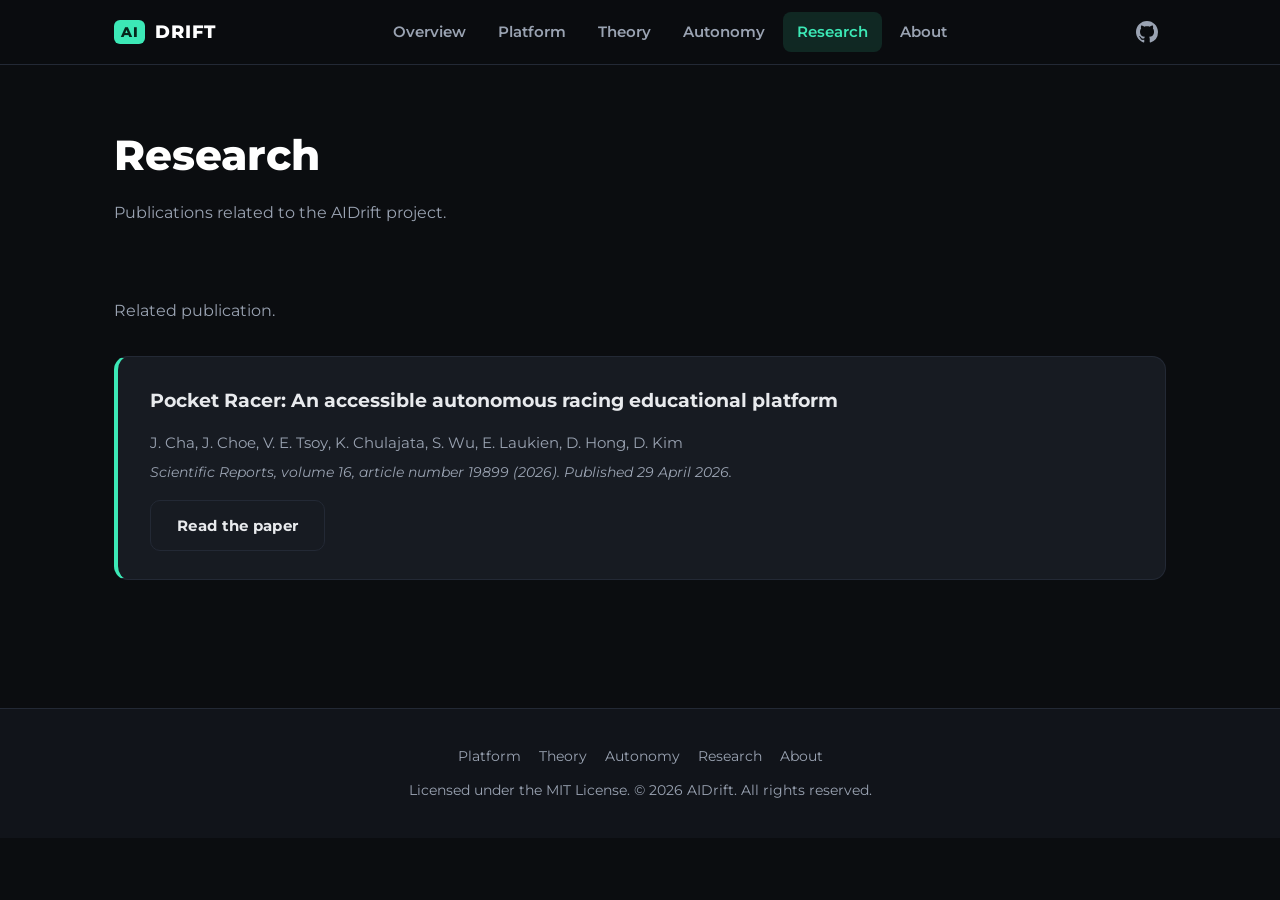
<file: research.html>
<!DOCTYPE html>
<html lang="en">
<head>
  <meta charset="UTF-8">
  <meta name="viewport" content="width=device-width, initial-scale=1.0">
  <title>Research — AIDrift</title>
  <meta name="description" content="Publications related to the AIDrift project.">
  <link rel="preconnect" href="https://fonts.googleapis.com">
  <link href="https://fonts.googleapis.com/css2?family=Montserrat:ital,wght@0,100..900;1,100..900&display=swap" rel="stylesheet">
  <link rel="stylesheet" href="assets/css/style.css">
  <link rel="icon" type="image/svg+xml" href="assets/img/favicon.svg">
  <meta property="og:title" content="Research — AIDrift">
  <meta property="og:description" content="Publications related to the AIDrift project.">
  <meta property="og:type" content="website">
  <meta property="og:url" content="https://aidrift.github.io/aidrift/research.html">
  <meta property="og:image" content="https://aidrift.github.io/aidrift/assets/img/og.png">
  <meta name="twitter:card" content="summary_large_image">
</head>
<body>

<nav class="site-nav">
  <div class="nav-inner">
    <a class="brand" href="index.html"><span class="badge43">AI</span>DRIFT</a>
    <button class="nav-toggle" aria-label="Menu">☰</button>
    <ul class="nav-links">
      <li><a href="index.html">Overview</a></li>
      <li><a href="platform.html">Platform</a></li>
      <li><a href="theory.html">Theory</a></li>
      <li><a href="autonomy.html">Autonomy</a></li>
      <li><a href="research.html">Research</a></li>
      <li><a href="about.html">About</a></li>
    </ul>
    <a class="nav-github" href="https://github.com/aidrift/aidrift" aria-label="GitHub repository" target="_blank" rel="noopener"><svg viewBox="0 0 16 16" width="22" height="22" fill="currentColor" aria-hidden="true"><path d="M8 0C3.58 0 0 3.58 0 8c0 3.54 2.29 6.53 5.47 7.59.4.07.55-.17.55-.38 0-.19-.01-.82-.01-1.49-2.01.37-2.53-.49-2.69-.94-.09-.23-.48-.94-.82-1.13-.28-.15-.68-.52-.01-.53.63-.01 1.08.58 1.23.82.72 1.21 1.87.87 2.33.66.07-.52.28-.87.51-1.07-1.78-.2-3.64-.89-3.64-3.95 0-.87.31-1.59.82-2.15-.08-.2-.36-1.02.08-2.12 0 0 .67-.21 2.2.82.64-.18 1.32-.27 2-.27s1.36.09 2 .27c1.53-1.04 2.2-.82 2.2-.82.44 1.1.16 1.92.08 2.12.51.56.82 1.27.82 2.15 0 3.07-1.87 3.75-3.65 3.95.29.25.54.73.54 1.48 0 1.07-.01 1.93-.01 2.2 0 .21.15.46.55.38A8.01 8.01 0 0 0 16 8c0-4.42-3.58-8-8-8z"/></svg></a>
  </div>
</nav>

<header class="page-head">
  <div class="container">
    <h1>Research</h1>
    <p>Publications related to the AIDrift project.</p>
  </div>
</header>

<section class="section">
  <div class="container">
    <p class="lead">Related publication.</p>
    <div class="paper reveal">
      <h3>Pocket Racer: An accessible autonomous racing educational platform</h3>
      <p class="authors">J. Cha, J. Choe, V. E. Tsoy, K. Chulajata, S. Wu, E. Laukien, D. Hong, D. Kim</p>
      <p class="affil">Scientific Reports, volume 16, article number 19899 (2026). Published 29 April 2026.</p>
      <a class="btn btn-ghost" href="https://www.nature.com/articles/s41598-026-49690-x" target="_blank" rel="noopener">Read the paper</a>
    </div>
  </div>
</section>

<footer class="site-footer">
  <div class="foot-links">
    <a href="platform.html">Platform</a>
    <a href="theory.html">Theory</a>
    <a href="autonomy.html">Autonomy</a>
    <a href="research.html">Research</a>
    <a href="about.html">About</a>
  </div>
  <p>Licensed under the MIT License. © 2026 AIDrift. All rights reserved.</p>
</footer>

<script src="assets/js/main.js"></script>
</body>
</html>
</file>
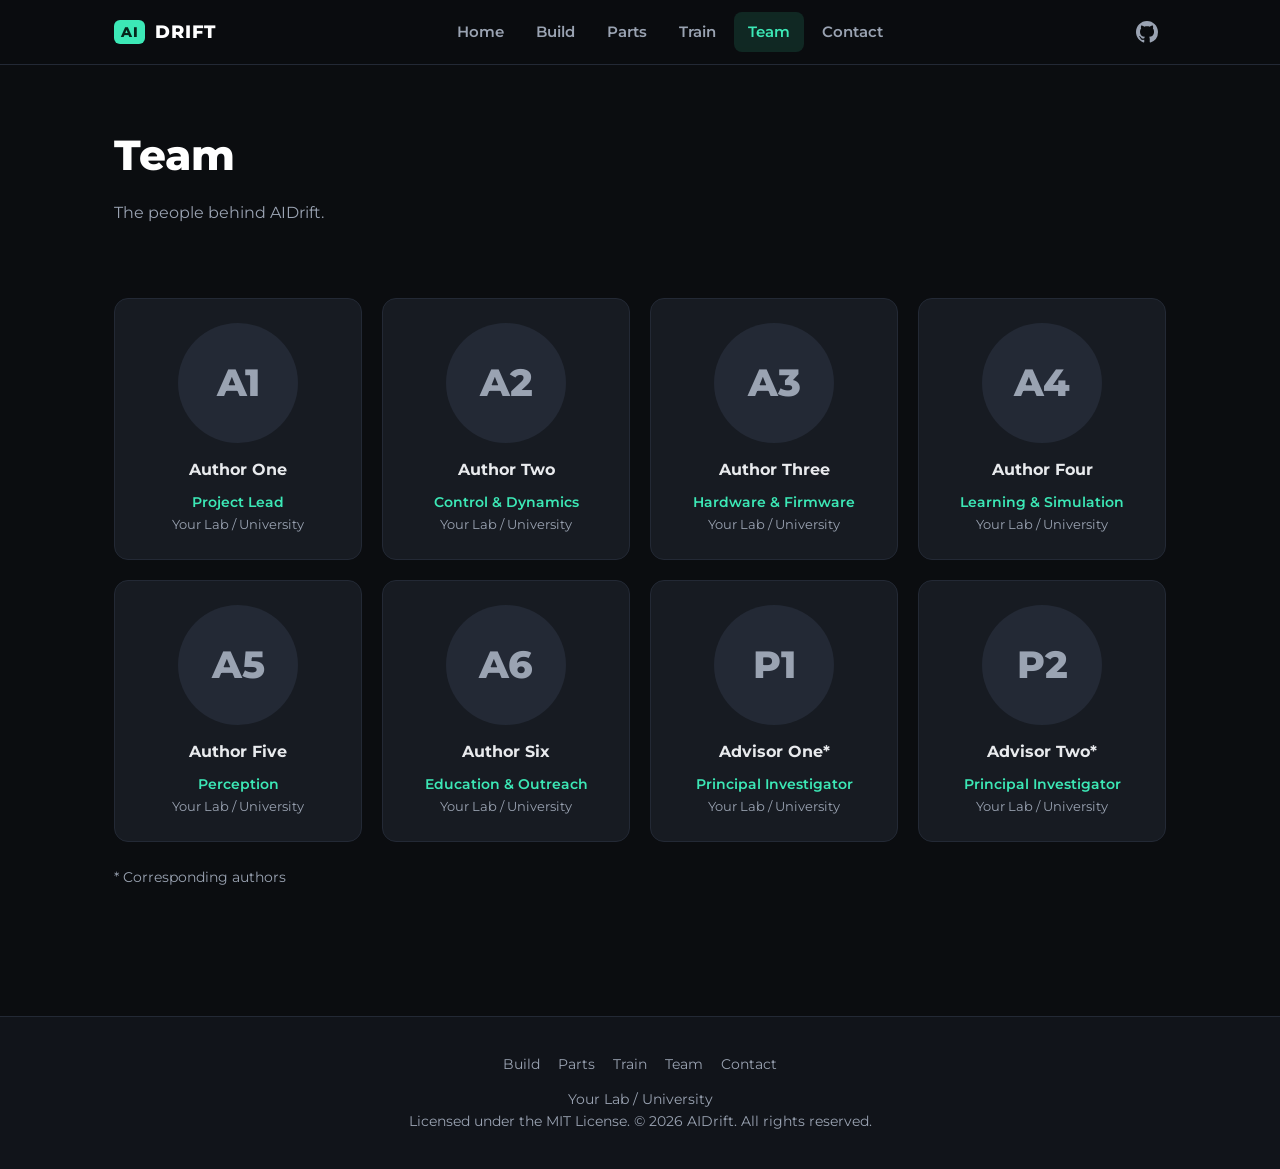
<file: team.html>
<!DOCTYPE html>
<html lang="en">
<head>
  <meta charset="UTF-8">
  <meta name="viewport" content="width=device-width, initial-scale=1.0">
  <title>Team — AIDrift</title>
  <meta name="description" content="The team behind the AIDrift autonomous drifting platform.">
  <link rel="preconnect" href="https://fonts.googleapis.com">
  <link href="https://fonts.googleapis.com/css2?family=Montserrat:ital,wght@0,100..900;1,100..900&display=swap" rel="stylesheet">
  <link rel="stylesheet" href="assets/css/style.css">
  <link rel="icon" type="image/svg+xml" href="assets/img/favicon.svg">
  <meta property="og:title" content="Team — AIDrift">
  <meta property="og:description" content="The team behind the AIDrift autonomous drifting platform.">
  <meta property="og:type" content="website">
  <meta property="og:url" content="https://aidrift.github.io/aidrift/team.html">
  <meta property="og:image" content="https://aidrift.github.io/aidrift/assets/img/og.png">
  <meta name="twitter:card" content="summary_large_image">
</head>
<body>

<nav class="site-nav">
  <div class="nav-inner">
    <a class="brand" href="index.html"><span class="badge43">AI</span>DRIFT</a>
    <button class="nav-toggle" aria-label="Menu">☰</button>
    <ul class="nav-links">
      <li><a href="index.html">Home</a></li>
      <li><a href="build.html">Build</a></li>
      <li><a href="parts.html">Parts</a></li>
      <li><a href="train.html">Train</a></li>
      <li><a href="team.html">Team</a></li>
      <li><a href="contact.html">Contact</a></li>
    </ul>
    <a class="nav-github" href="https://github.com/aidrift/aidrift" aria-label="GitHub repository" target="_blank" rel="noopener"><svg viewBox="0 0 16 16" width="22" height="22" fill="currentColor" aria-hidden="true"><path d="M8 0C3.58 0 0 3.58 0 8c0 3.54 2.29 6.53 5.47 7.59.4.07.55-.17.55-.38 0-.19-.01-.82-.01-1.49-2.01.37-2.53-.49-2.69-.94-.09-.23-.48-.94-.82-1.13-.28-.15-.68-.52-.01-.53.63-.01 1.08.58 1.23.82.72 1.21 1.87.87 2.33.66.07-.52.28-.87.51-1.07-1.78-.2-3.64-.89-3.64-3.95 0-.87.31-1.59.82-2.15-.08-.2-.36-1.02.08-2.12 0 0 .67-.21 2.2.82.64-.18 1.32-.27 2-.27s1.36.09 2 .27c1.53-1.04 2.2-.82 2.2-.82.44 1.1.16 1.92.08 2.12.51.56.82 1.27.82 2.15 0 3.07-1.87 3.75-3.65 3.95.29.25.54.73.54 1.48 0 1.07-.01 1.93-.01 2.2 0 .21.15.46.55.38A8.01 8.01 0 0 0 16 8c0-4.42-3.58-8-8-8z"/></svg></a>
  </div>
</nav>

<header class="page-head">
  <div class="container">
    <h1>Team</h1>
    <p>The people behind AIDrift. <!-- TODO: replace all placeholders with real names, photos, and links --></p>
  </div>
</header>

<section class="section">
  <div class="container">
    <div class="grid cols-4">
      <div class="card person reveal">
        <div class="avatar">A1</div>
        <h3>Author One</h3>
        <p class="role">Project Lead</p>
        <p class="org">Your Lab / University</p>
      </div>
      <div class="card person reveal">
        <div class="avatar">A2</div>
        <h3>Author Two</h3>
        <p class="role">Control &amp; Dynamics</p>
        <p class="org">Your Lab / University</p>
      </div>
      <div class="card person reveal">
        <div class="avatar">A3</div>
        <h3>Author Three</h3>
        <p class="role">Hardware &amp; Firmware</p>
        <p class="org">Your Lab / University</p>
      </div>
      <div class="card person reveal">
        <div class="avatar">A4</div>
        <h3>Author Four</h3>
        <p class="role">Learning &amp; Simulation</p>
        <p class="org">Your Lab / University</p>
      </div>
      <div class="card person reveal">
        <div class="avatar">A5</div>
        <h3>Author Five</h3>
        <p class="role">Perception</p>
        <p class="org">Your Lab / University</p>
      </div>
      <div class="card person reveal">
        <div class="avatar">A6</div>
        <h3>Author Six</h3>
        <p class="role">Education &amp; Outreach</p>
        <p class="org">Your Lab / University</p>
      </div>
      <div class="card person reveal">
        <div class="avatar">P1</div>
        <h3>Advisor One*</h3>
        <p class="role">Principal Investigator</p>
        <p class="org">Your Lab / University</p>
      </div>
      <div class="card person reveal">
        <div class="avatar">P2</div>
        <h3>Advisor Two*</h3>
        <p class="role">Principal Investigator</p>
        <p class="org">Your Lab / University</p>
      </div>
    </div>
    <p style="margin-top: 24px; color: var(--text-dim); font-size: 0.85rem;">* Corresponding authors</p>
  </div>
</section>

<footer class="site-footer">
  <div class="foot-links">
    <a href="build.html">Build</a>
    <a href="parts.html">Parts</a>
    <a href="train.html">Train</a>
    <a href="team.html">Team</a>
    <a href="contact.html">Contact</a>
  </div>
  <p>Your Lab / University</p>
  <p>Licensed under the MIT License. © 2026 AIDrift. All rights reserved.</p>
</footer>

<script src="assets/js/main.js"></script>
</body>
</html>
</file>
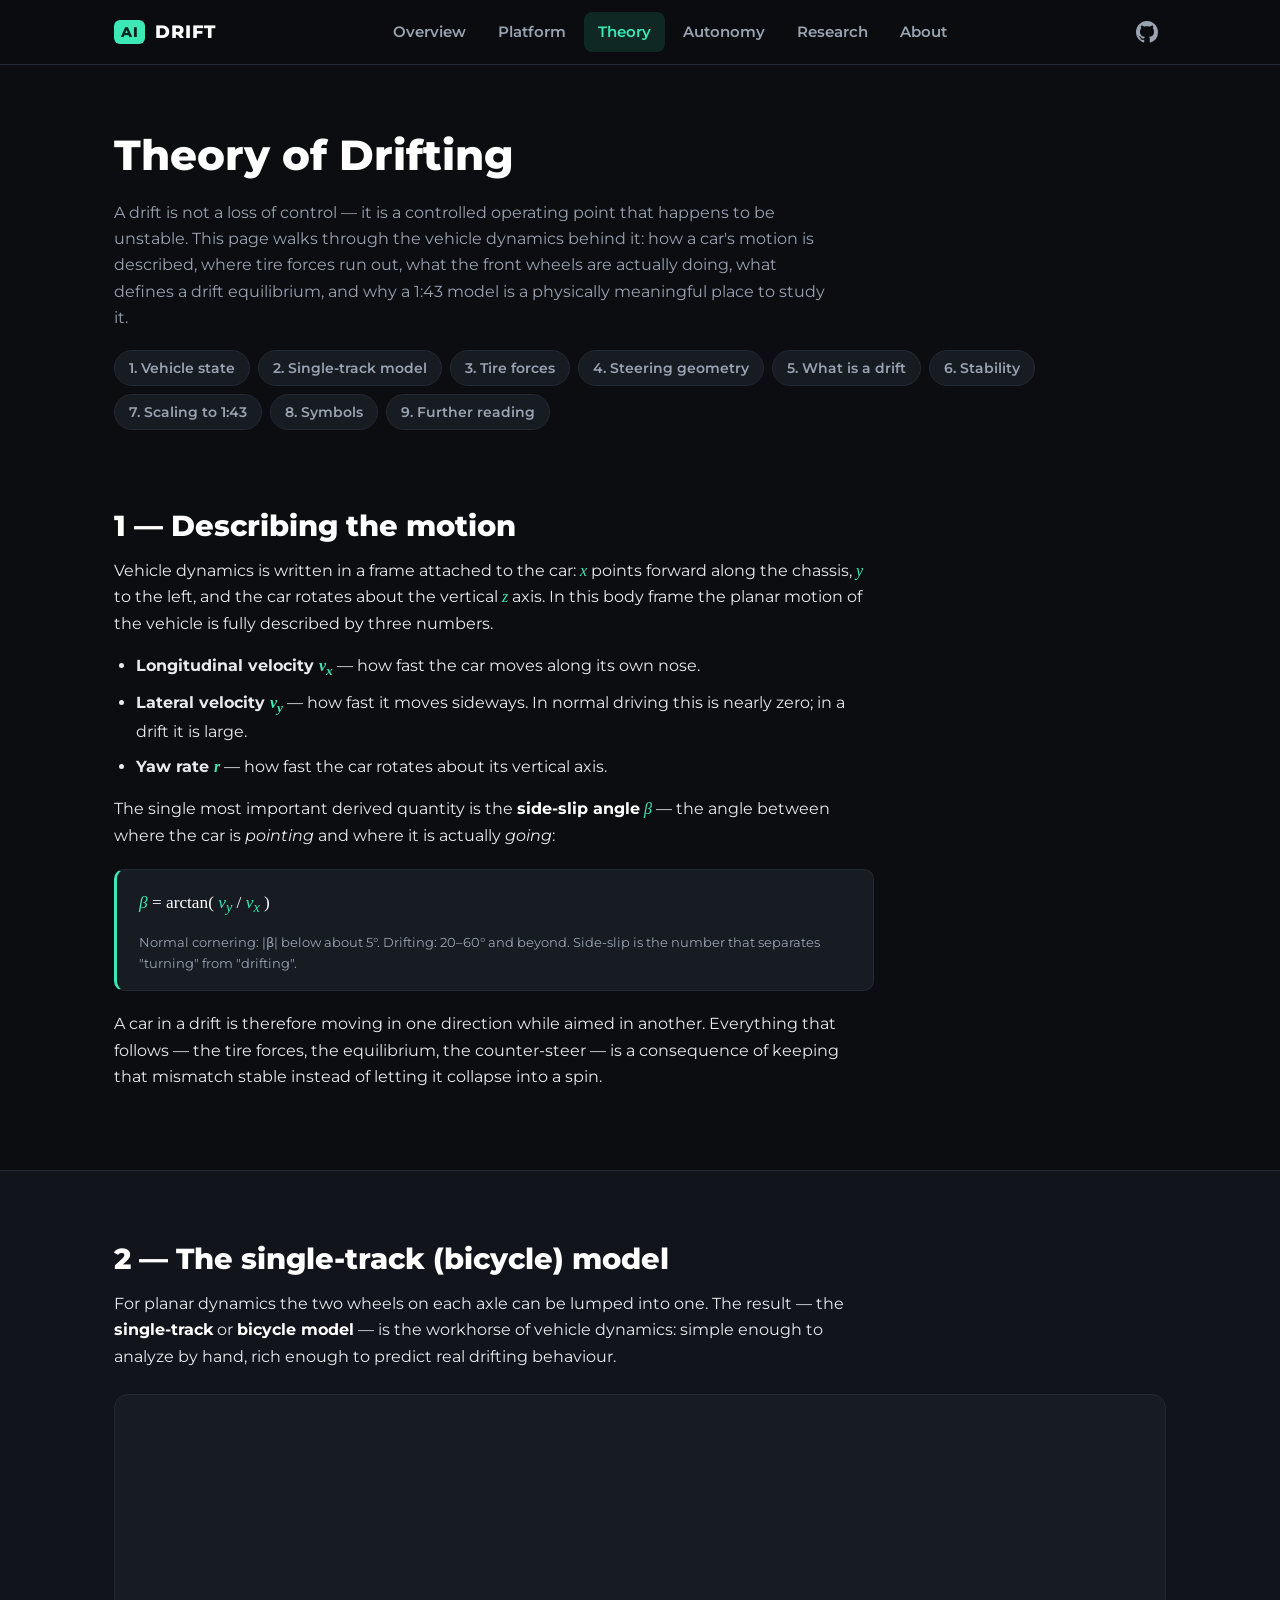
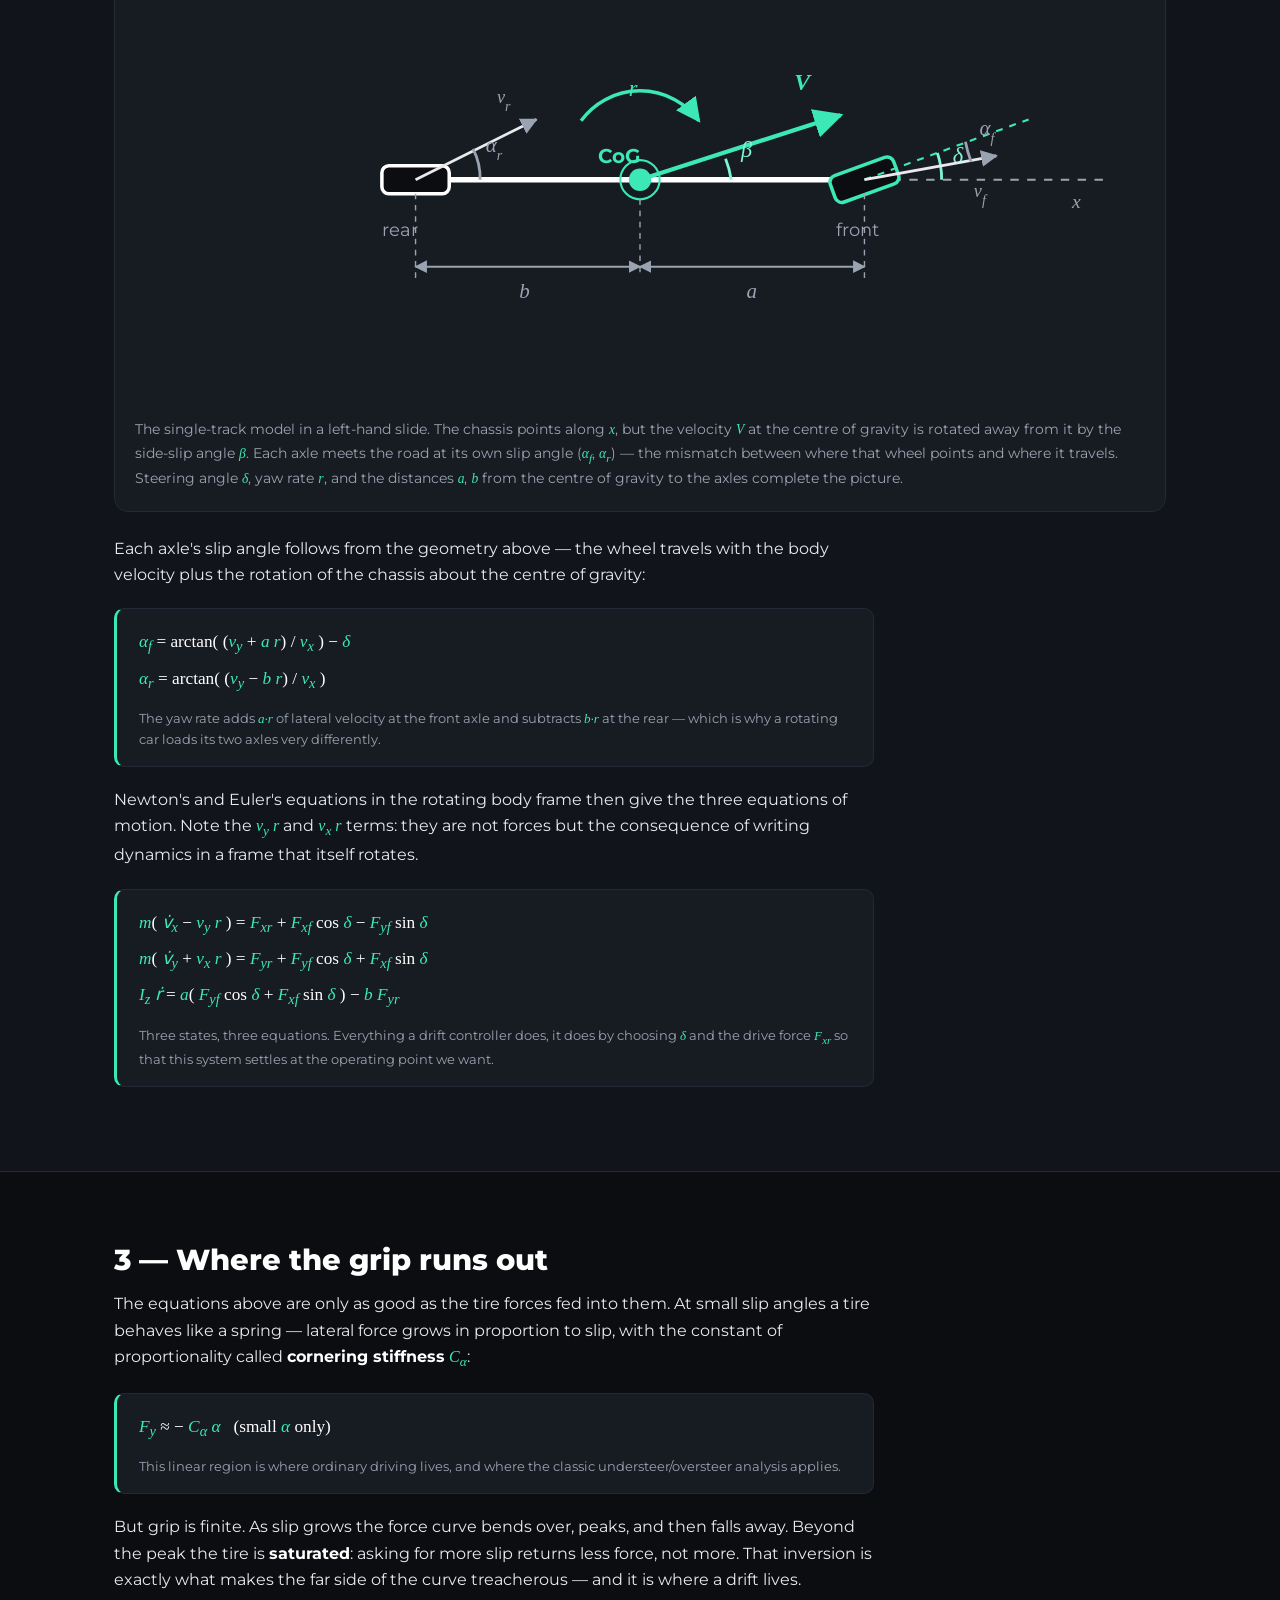
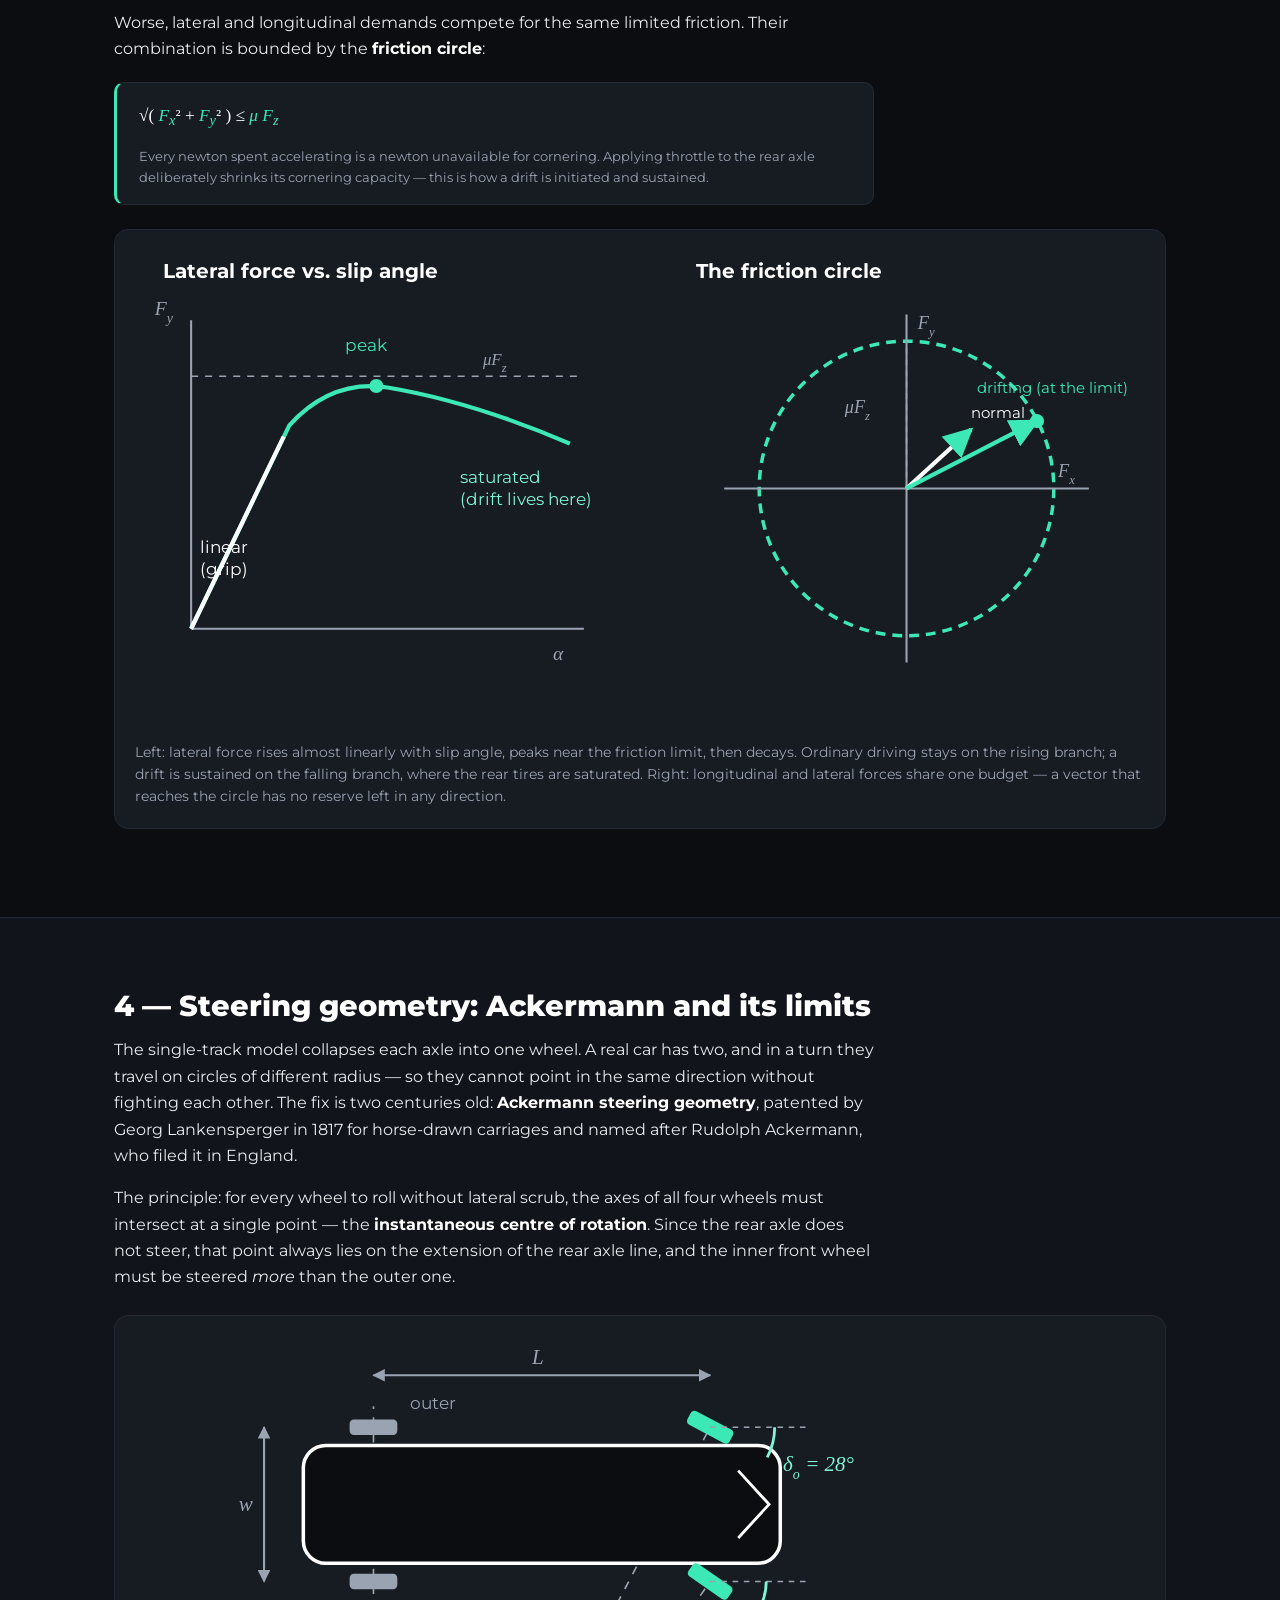
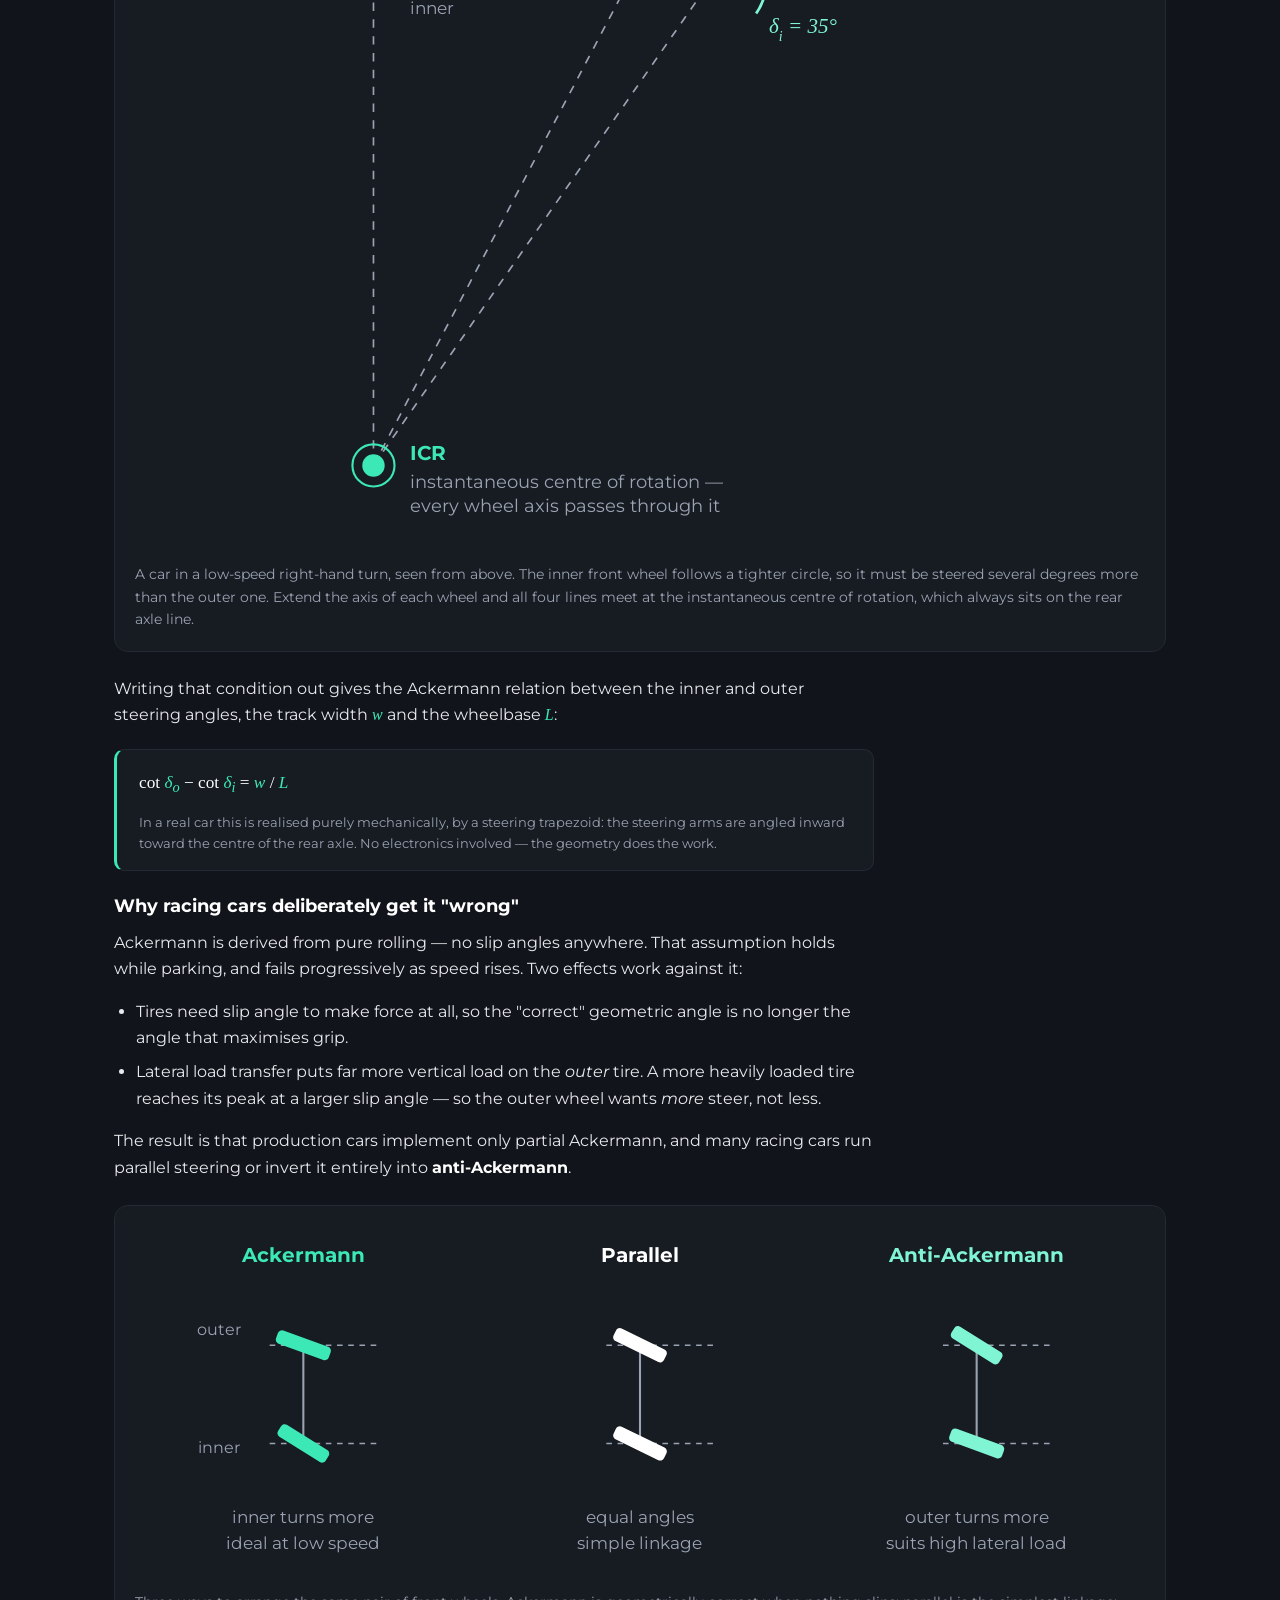
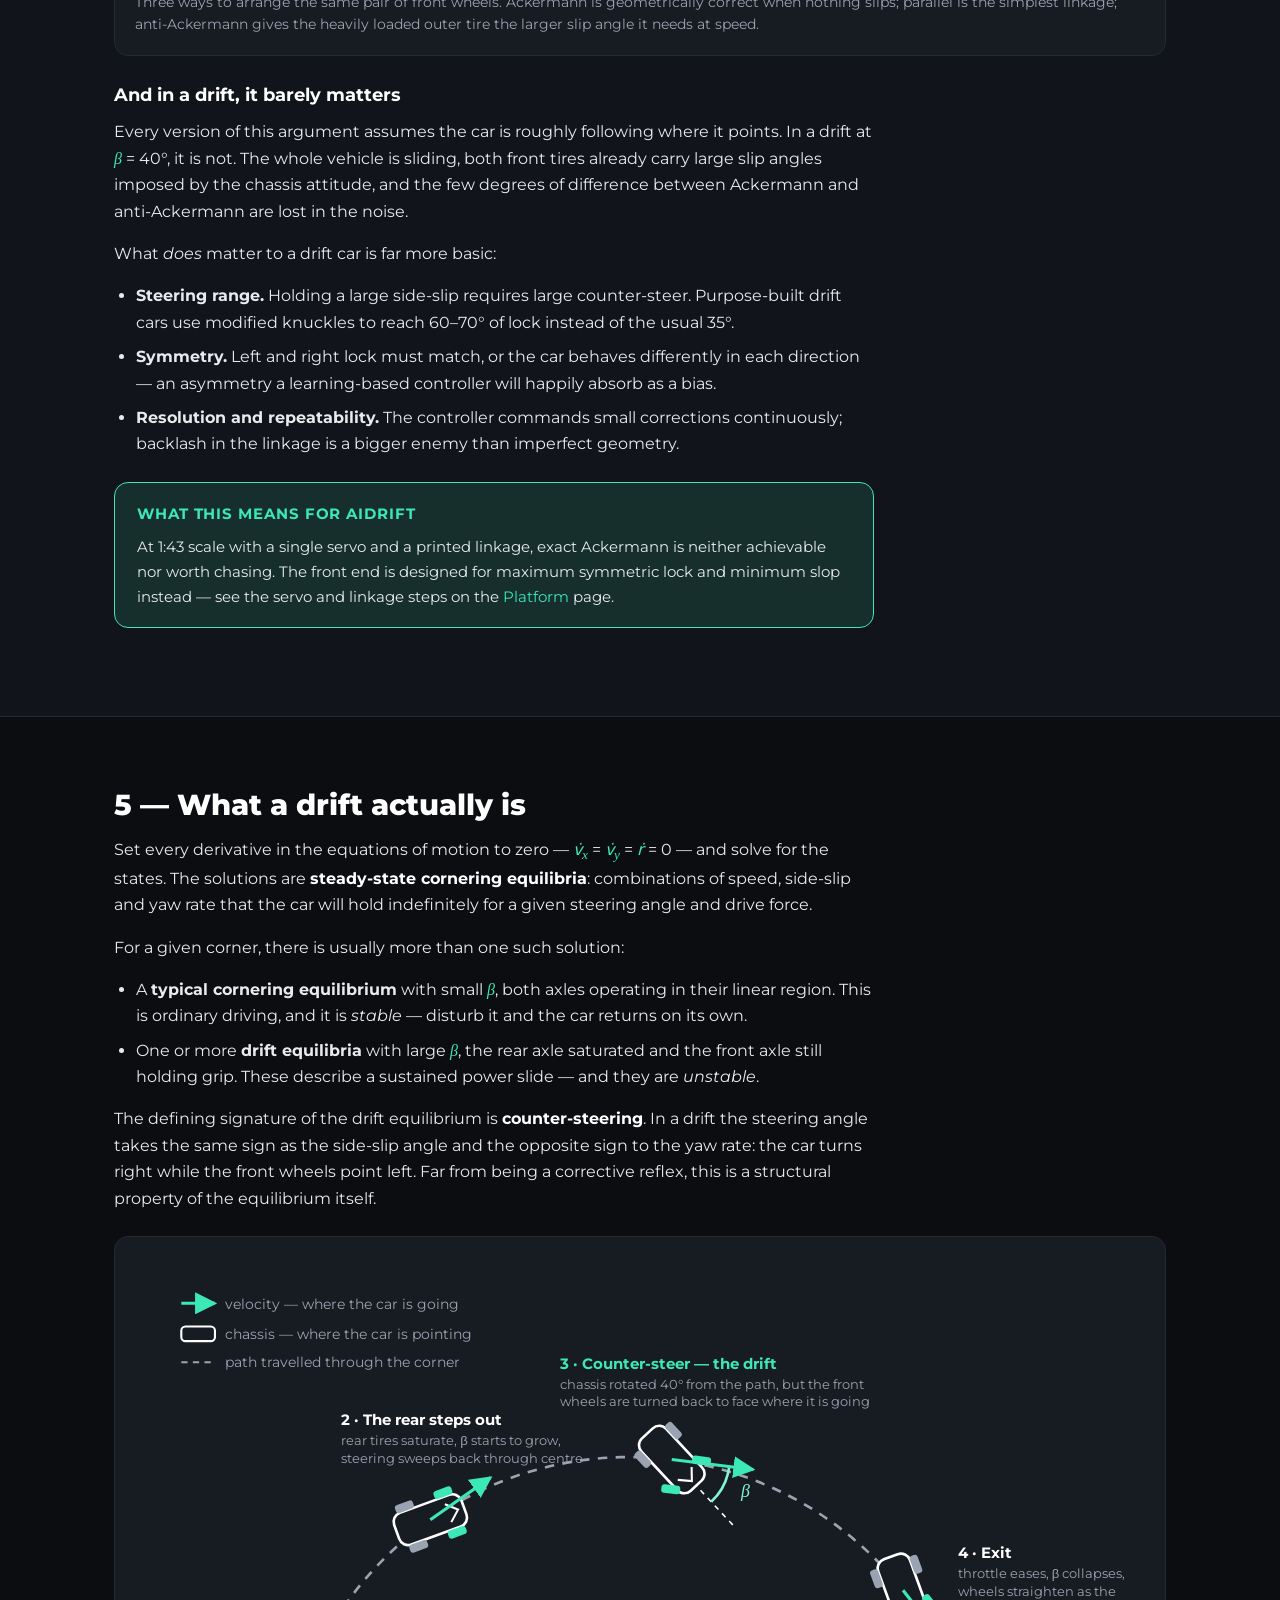
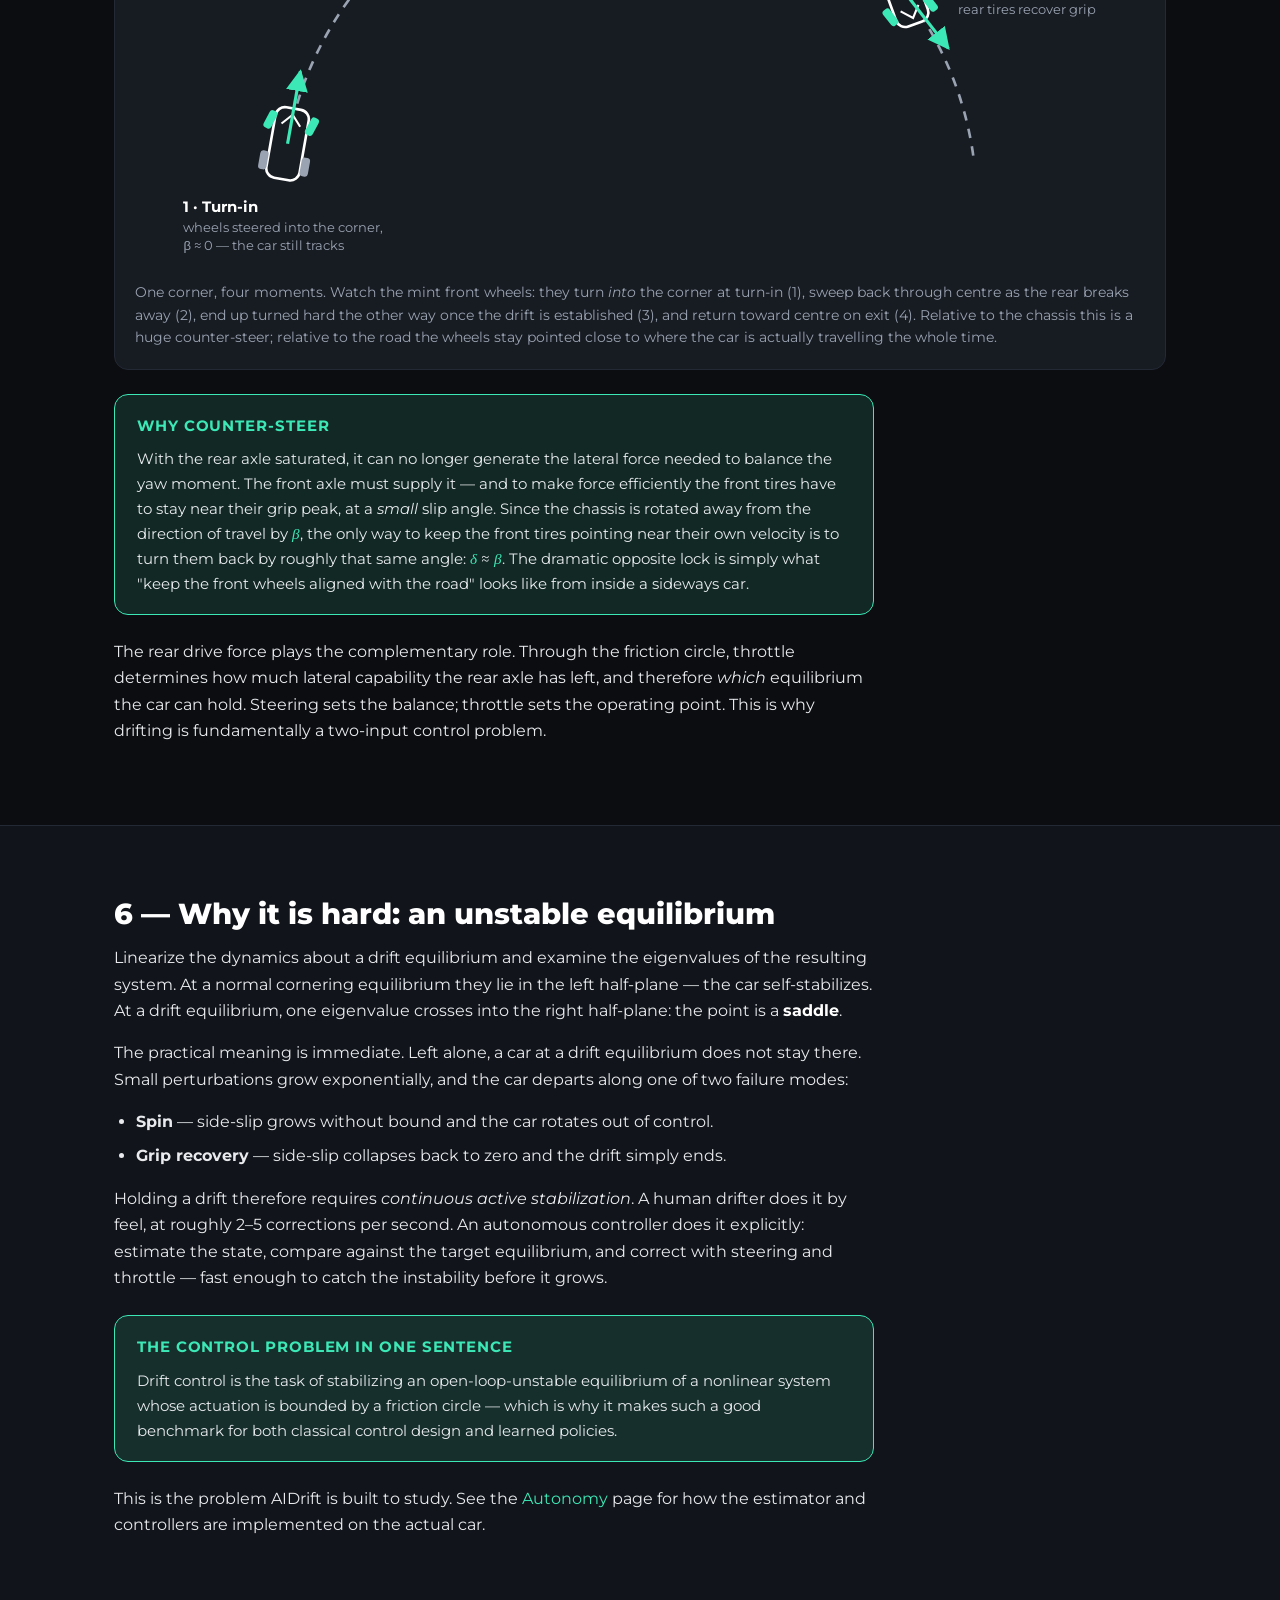
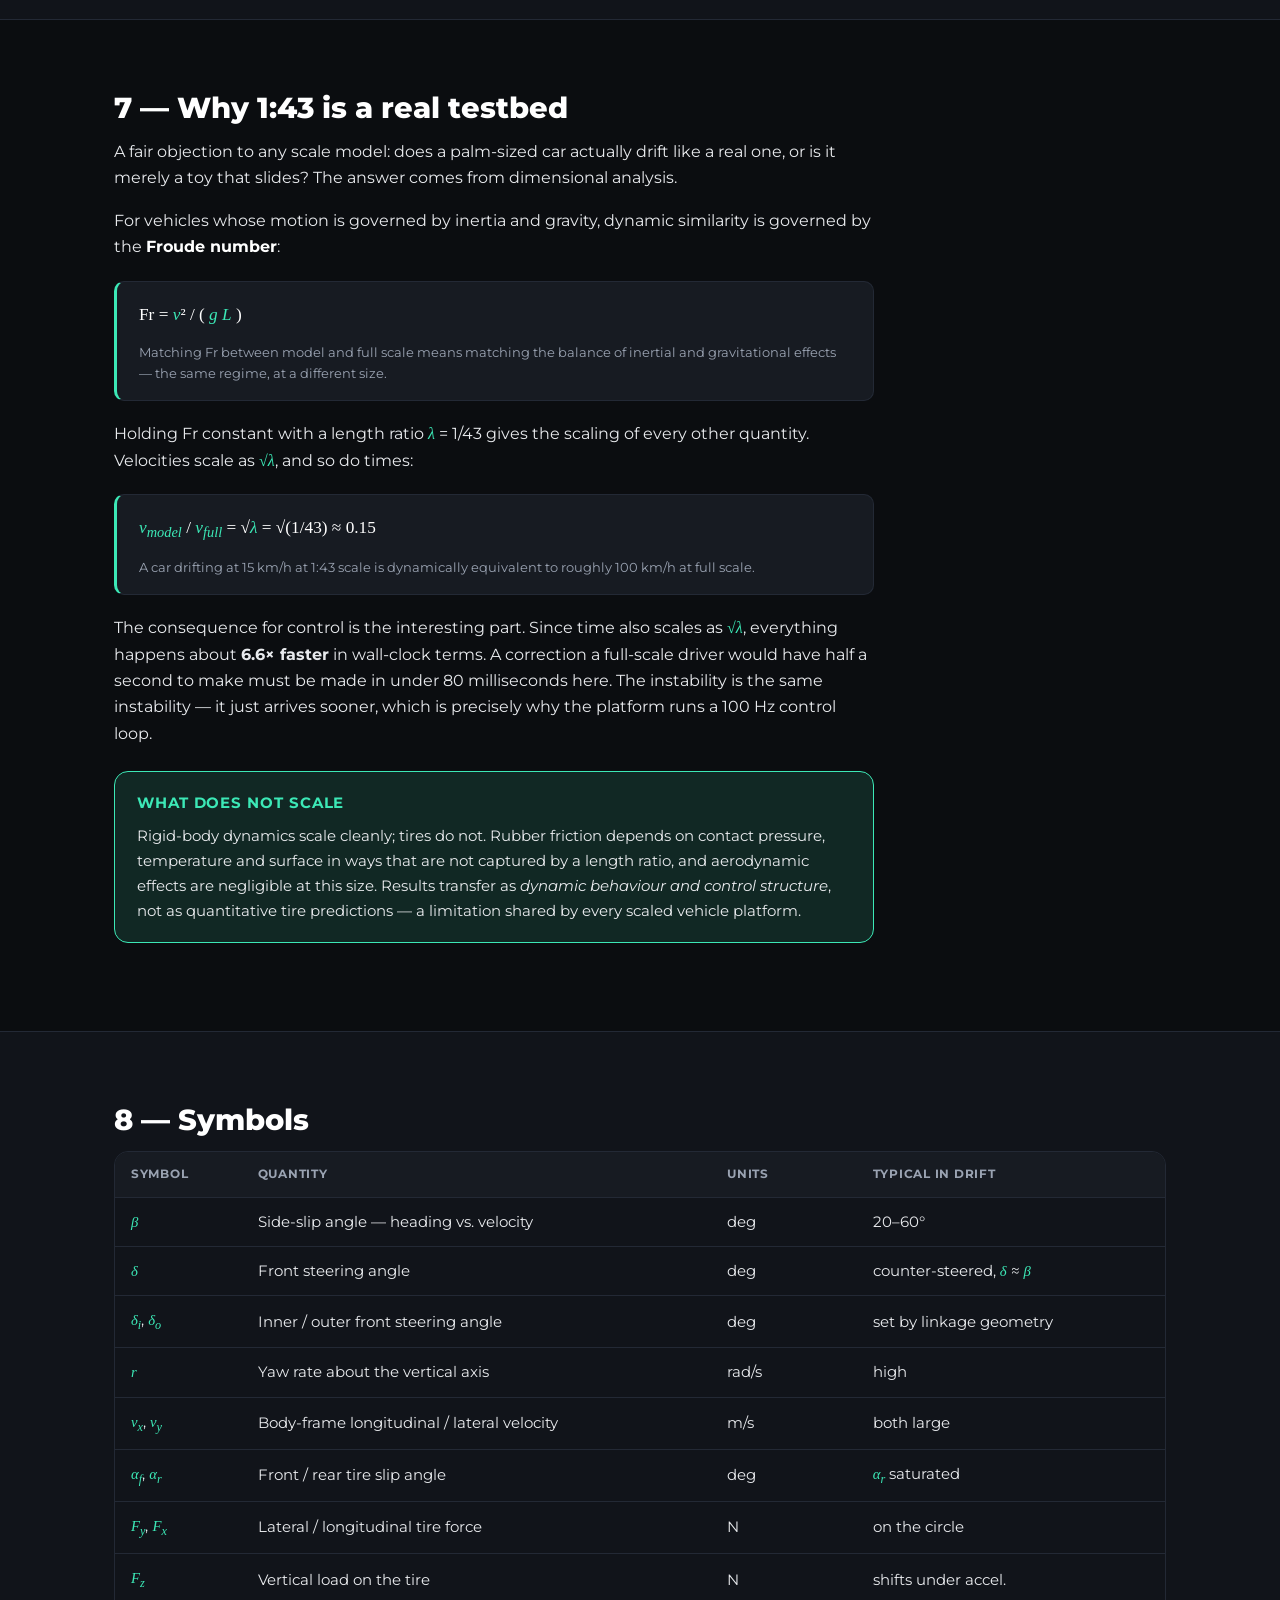
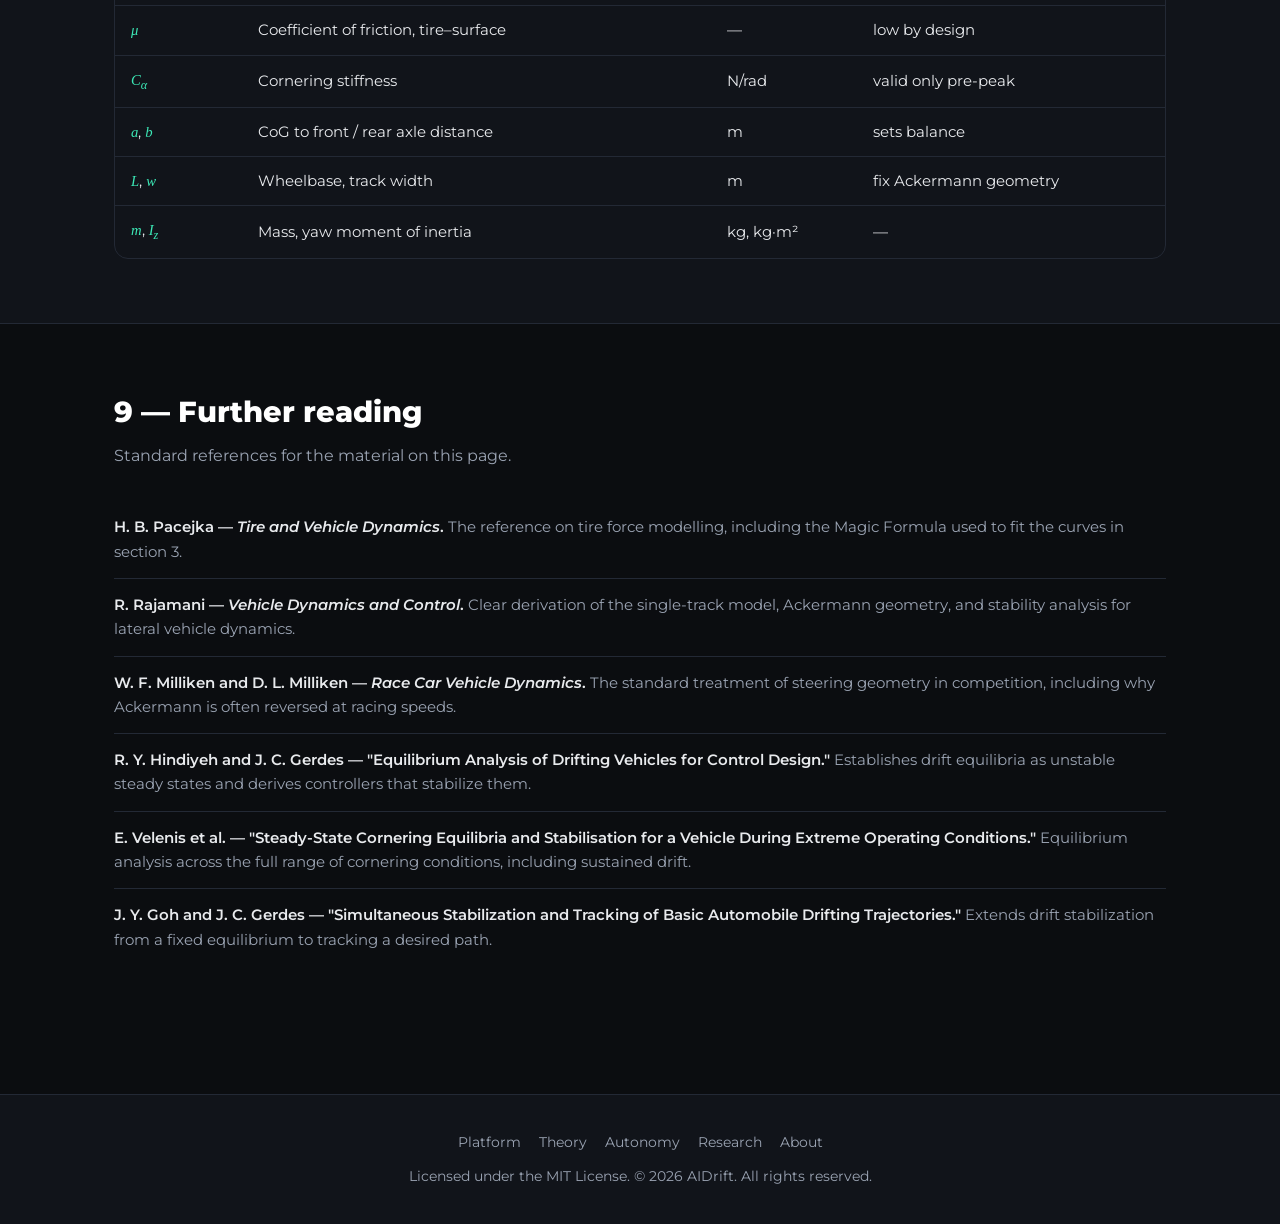
<file: theory.html>
<!DOCTYPE html>
<html lang="en">
<head>
  <meta charset="UTF-8">
  <meta name="viewport" content="width=device-width, initial-scale=1.0">
  <title>Theory — AIDrift</title>
  <meta name="description" content="Vehicle dynamics of drifting: the single-track model, tire slip and the friction circle, Ackermann steering geometry, drift equilibria, counter-steering, and scaling laws at 1:43.">
  <link rel="preconnect" href="https://fonts.googleapis.com">
  <link href="https://fonts.googleapis.com/css2?family=Montserrat:ital,wght@0,100..900;1,100..900&display=swap" rel="stylesheet">
  <link rel="stylesheet" href="assets/css/style.css">
  <link rel="icon" type="image/svg+xml" href="assets/img/favicon.svg">
  <meta property="og:title" content="Theory — AIDrift">
  <meta property="og:description" content="Vehicle dynamics of drifting: the single-track model, tire slip and the friction circle, Ackermann steering geometry, drift equilibria, counter-steering, and scaling laws at 1:43.">
  <meta property="og:type" content="website">
  <meta property="og:url" content="https://aidrift.github.io/aidrift/theory.html">
  <meta property="og:image" content="https://aidrift.github.io/aidrift/assets/img/og.png">
  <meta name="twitter:card" content="summary_large_image">
</head>
<body>

<nav class="site-nav">
  <div class="nav-inner">
    <a class="brand" href="index.html"><span class="badge43">AI</span>DRIFT</a>
    <button class="nav-toggle" aria-label="Menu">☰</button>
    <ul class="nav-links">
      <li><a href="index.html">Overview</a></li>
      <li><a href="platform.html">Platform</a></li>
      <li><a href="theory.html">Theory</a></li>
      <li><a href="autonomy.html">Autonomy</a></li>
      <li><a href="research.html">Research</a></li>
      <li><a href="about.html">About</a></li>
    </ul>
    <a class="nav-github" href="https://github.com/aidrift/aidrift" aria-label="GitHub repository" target="_blank" rel="noopener"><svg viewBox="0 0 16 16" width="22" height="22" fill="currentColor" aria-hidden="true"><path d="M8 0C3.58 0 0 3.58 0 8c0 3.54 2.29 6.53 5.47 7.59.4.07.55-.17.55-.38 0-.19-.01-.82-.01-1.49-2.01.37-2.53-.49-2.69-.94-.09-.23-.48-.94-.82-1.13-.28-.15-.68-.52-.01-.53.63-.01 1.08.58 1.23.82.72 1.21 1.87.87 2.33.66.07-.52.28-.87.51-1.07-1.78-.2-3.64-.89-3.64-3.95 0-.87.31-1.59.82-2.15-.08-.2-.36-1.02.08-2.12 0 0 .67-.21 2.2.82.64-.18 1.32-.27 2-.27s1.36.09 2 .27c1.53-1.04 2.2-.82 2.2-.82.44 1.1.16 1.92.08 2.12.51.56.82 1.27.82 2.15 0 3.07-1.87 3.75-3.65 3.95.29.25.54.73.54 1.48 0 1.07-.01 1.93-.01 2.2 0 .21.15.46.55.38A8.01 8.01 0 0 0 16 8c0-4.42-3.58-8-8-8z"/></svg></a>
  </div>
</nav>

<header class="page-head">
  <div class="container">
    <h1>Theory of Drifting</h1>
    <p>
      A drift is not a loss of control — it is a controlled operating point that happens to be
      unstable. This page walks through the vehicle dynamics behind it: how a car's motion is
      described, where tire forces run out, what the front wheels are actually doing, what defines
      a drift equilibrium, and why a 1:43 model is a physically meaningful place to study it.
    </p>
    <div class="step-toc">
      <a href="#state">1. Vehicle state</a>
      <a href="#bicycle">2. Single-track model</a>
      <a href="#tires">3. Tire forces</a>
      <a href="#steering">4. Steering geometry</a>
      <a href="#drift">5. What is a drift</a>
      <a href="#stability">6. Stability</a>
      <a href="#scaling">7. Scaling to 1:43</a>
      <a href="#symbols">8. Symbols</a>
      <a href="#reading">9. Further reading</a>
    </div>
  </div>
</header>

<!-- ============================ 1. STATE ============================ -->
<section class="section" id="state">
  <div class="container">
    <h2>1 — Describing the motion</h2>
    <div class="prose">
      <p>
        Vehicle dynamics is written in a frame attached to the car: <var>x</var> points forward
        along the chassis, <var>y</var> to the left, and the car rotates about the vertical
        <var>z</var> axis. In this body frame the planar motion of the vehicle is fully described
        by three numbers.
      </p>
      <ul>
        <li><b>Longitudinal velocity <var>v<sub>x</sub></var></b> — how fast the car moves along its own nose.</li>
        <li><b>Lateral velocity <var>v<sub>y</sub></var></b> — how fast it moves sideways. In normal driving this is nearly zero; in a drift it is large.</li>
        <li><b>Yaw rate <var>r</var></b> — how fast the car rotates about its vertical axis.</li>
      </ul>
      <p>
        The single most important derived quantity is the <strong>side-slip angle</strong>
        <var>β</var> — the angle between where the car is <em>pointing</em> and where it is
        actually <em>going</em>:
      </p>
      <div class="eq">
        <var>β</var> = arctan( <var>v<sub>y</sub></var> / <var>v<sub>x</sub></var> )
        <span class="note">Normal cornering: |β| below about 5°. Drifting: 20–60° and beyond. Side-slip is the number that separates "turning" from "drifting".</span>
      </div>
      <p>
        A car in a drift is therefore moving in one direction while aimed in another. Everything
        that follows — the tire forces, the equilibrium, the counter-steer — is a consequence of
        keeping that mismatch stable instead of letting it collapse into a spin.
      </p>
    </div>
  </div>
</section>

<!-- ============================ 2. BICYCLE MODEL ============================ -->
<section class="section alt" id="bicycle">
  <div class="container">
    <h2>2 — The single-track (bicycle) model</h2>
    <div class="prose">
      <p>
        For planar dynamics the two wheels on each axle can be lumped into one. The result — the
        <strong>single-track</strong> or <strong>bicycle model</strong> — is the workhorse of
        vehicle dynamics: simple enough to analyze by hand, rich enough to predict real drifting
        behaviour.
      </p>
    </div>

    <figure class="diagram reveal">
      <div class="diagram-scroll">
      <svg viewBox="0 0 720 420" role="img" aria-label="Single-track bicycle model showing side-slip angle beta, steering angle delta, front and rear slip angles, velocity vector and yaw rate">
        <defs>
          <marker id="ah" viewBox="0 0 10 10" refX="9" refY="5" markerWidth="7" markerHeight="7" orient="auto-start-reverse">
            <path d="M 0 0 L 10 5 L 0 10 z" fill="var(--accent)"/>
          </marker>
          <marker id="ah-dim" viewBox="0 0 10 10" refX="9" refY="5" markerWidth="6" markerHeight="6" orient="auto-start-reverse">
            <path d="M 0 0 L 10 5 L 0 10 z" fill="var(--text-dim)"/>
          </marker>
        </defs>

        <!-- body reference axis (dashed) -->
        <line x1="360" y1="260" x2="690" y2="260" stroke="var(--text-dim)" stroke-width="1.5" stroke-dasharray="6 6"/>
        <text x="668" y="280" fill="var(--text-dim)" font-size="14" font-family="Georgia, serif" font-style="italic">x</text>

        <!-- chassis -->
        <line x1="200" y1="260" x2="520" y2="260" stroke="var(--heading)" stroke-width="4" stroke-linecap="round"/>

        <!-- rear wheel -->
        <rect x="176" y="250" width="48" height="20" rx="5" fill="var(--bg)" stroke="var(--heading)" stroke-width="2.5"/>
        <!-- front wheel, steered by delta -->
        <g transform="rotate(-20 520 260)">
          <rect x="496" y="250" width="48" height="20" rx="5" fill="var(--bg)" stroke="var(--accent)" stroke-width="2.5"/>
        </g>
        <!-- front wheel heading line -->
        <line x1="520" y1="260" x2="637" y2="217" stroke="var(--accent)" stroke-width="1.5" stroke-dasharray="5 5"/>

        <!-- centre of gravity -->
        <circle cx="360" cy="260" r="8" fill="var(--accent)"/>
        <circle cx="360" cy="260" r="14" fill="none" stroke="var(--accent)" stroke-width="1.5"/>
        <text x="330" y="248" fill="var(--accent)" font-size="14" font-weight="700" font-family="Montserrat, sans-serif">CoG</text>

        <!-- velocity vector V at CoG -->
        <line x1="360" y1="260" x2="503" y2="214" stroke="var(--accent)" stroke-width="3" marker-end="url(#ah)"/>
        <text x="470" y="196" fill="var(--accent)" font-size="17" font-family="Georgia, serif" font-style="italic" font-weight="700">V</text>

        <!-- beta arc -->
        <path d="M 425 260 A 65 65 0 0 0 421 245" fill="none" stroke="var(--accent-2)" stroke-width="2"/>
        <text x="432" y="244" fill="var(--accent-2)" font-size="16" font-family="Georgia, serif" font-style="italic">β</text>

        <!-- delta arc at front wheel -->
        <path d="M 575 260 A 55 55 0 0 0 572 241" fill="none" stroke="var(--accent-2)" stroke-width="2"/>
        <text x="583" y="248" fill="var(--accent-2)" font-size="16" font-family="Georgia, serif" font-style="italic">δ</text>

        <!-- rear axle velocity + slip angle -->
        <line x1="200" y1="260" x2="286" y2="217" stroke="var(--text)" stroke-width="2" marker-end="url(#ah-dim)"/>
        <text x="258" y="205" fill="var(--text-dim)" font-size="13" font-family="Georgia, serif" font-style="italic">v<tspan baseline-shift="sub" font-size="10">r</tspan></text>
        <path d="M 246 260 A 46 46 0 0 0 241 238" fill="none" stroke="var(--text-dim)" stroke-width="2"/>
        <text x="250" y="240" fill="var(--text-dim)" font-size="15" font-family="Georgia, serif" font-style="italic">α<tspan baseline-shift="sub" font-size="10">r</tspan></text>

        <!-- front axle velocity -->
        <line x1="520" y1="260" x2="614" y2="243" stroke="var(--text)" stroke-width="2" marker-end="url(#ah-dim)"/>
        <text x="598" y="272" fill="var(--text-dim)" font-size="13" font-family="Georgia, serif" font-style="italic">v<tspan baseline-shift="sub" font-size="10">f</tspan></text>
        <path d="M 592 233 A 78 78 0 0 0 596 247" fill="none" stroke="var(--text-dim)" stroke-width="2"/>
        <text x="602" y="228" fill="var(--text-dim)" font-size="15" font-family="Georgia, serif" font-style="italic">α<tspan baseline-shift="sub" font-size="10">f</tspan></text>

        <!-- yaw rate arc above CoG -->
        <path d="M 318 218 A 52 52 0 0 1 402 218" fill="none" stroke="var(--accent)" stroke-width="2.5" marker-end="url(#ah)"/>
        <text x="352" y="200" fill="var(--accent)" font-size="16" font-family="Georgia, serif" font-style="italic">r</text>

        <!-- dimension lines a and b -->
        <line x1="200" y1="322" x2="360" y2="322" stroke="var(--text-dim)" stroke-width="1.5" marker-start="url(#ah-dim)" marker-end="url(#ah-dim)"/>
        <line x1="360" y1="322" x2="520" y2="322" stroke="var(--text-dim)" stroke-width="1.5" marker-start="url(#ah-dim)" marker-end="url(#ah-dim)"/>
        <line x1="200" y1="270" x2="200" y2="330" stroke="var(--text-dim)" stroke-width="1" stroke-dasharray="4 4"/>
        <line x1="360" y1="274" x2="360" y2="330" stroke="var(--text-dim)" stroke-width="1" stroke-dasharray="4 4"/>
        <line x1="520" y1="270" x2="520" y2="330" stroke="var(--text-dim)" stroke-width="1" stroke-dasharray="4 4"/>
        <text x="274" y="344" fill="var(--text-dim)" font-size="15" font-family="Georgia, serif" font-style="italic">b</text>
        <text x="436" y="344" fill="var(--text-dim)" font-size="15" font-family="Georgia, serif" font-style="italic">a</text>

        <text x="176" y="300" fill="var(--text-dim)" font-size="13" font-family="Montserrat, sans-serif">rear</text>
        <text x="500" y="300" fill="var(--text-dim)" font-size="13" font-family="Montserrat, sans-serif">front</text>
      </svg>
      </div>
      <figcaption>
        The single-track model in a left-hand slide. The chassis points along <var>x</var>, but the
        velocity <var>V</var> at the centre of gravity is rotated away from it by the side-slip
        angle <var>β</var>. Each axle meets the road at its own slip angle
        (<var>α<sub>f</sub></var>, <var>α<sub>r</sub></var>) — the mismatch between where that
        wheel points and where it travels. Steering angle <var>δ</var>, yaw rate <var>r</var>,
        and the distances <var>a</var>, <var>b</var> from the centre of gravity to the axles
        complete the picture.
      </figcaption>
    </figure>

    <div class="prose">
      <p>
        Each axle's slip angle follows from the geometry above — the wheel travels with the body
        velocity plus the rotation of the chassis about the centre of gravity:
      </p>
      <div class="eq">
        <var>α<sub>f</sub></var> = arctan( (<var>v<sub>y</sub></var> + <var>a</var>&nbsp;<var>r</var>) / <var>v<sub>x</sub></var> ) − <var>δ</var><br>
        <var>α<sub>r</sub></var> = arctan( (<var>v<sub>y</sub></var> − <var>b</var>&nbsp;<var>r</var>) / <var>v<sub>x</sub></var> )
        <span class="note">The yaw rate adds <var>a·r</var> of lateral velocity at the front axle and subtracts <var>b·r</var> at the rear — which is why a rotating car loads its two axles very differently.</span>
      </div>
      <p>
        Newton's and Euler's equations in the rotating body frame then give the three equations of
        motion. Note the <var>v<sub>y</sub> r</var> and <var>v<sub>x</sub> r</var> terms: they are
        not forces but the consequence of writing dynamics in a frame that itself rotates.
      </p>
      <div class="eq">
        <var>m</var>( <var>v̇<sub>x</sub></var> − <var>v<sub>y</sub></var>&nbsp;<var>r</var> ) = <var>F<sub>xr</sub></var> + <var>F<sub>xf</sub></var> cos <var>δ</var> − <var>F<sub>yf</sub></var> sin <var>δ</var><br>
        <var>m</var>( <var>v̇<sub>y</sub></var> + <var>v<sub>x</sub></var>&nbsp;<var>r</var> ) = <var>F<sub>yr</sub></var> + <var>F<sub>yf</sub></var> cos <var>δ</var> + <var>F<sub>xf</sub></var> sin <var>δ</var><br>
        <var>I<sub>z</sub></var>&nbsp;<var>ṙ</var> = <var>a</var>( <var>F<sub>yf</sub></var> cos <var>δ</var> + <var>F<sub>xf</sub></var> sin <var>δ</var> ) − <var>b</var>&nbsp;<var>F<sub>yr</sub></var>
        <span class="note">Three states, three equations. Everything a drift controller does, it does by choosing <var>δ</var> and the drive force <var>F<sub>xr</sub></var> so that this system settles at the operating point we want.</span>
      </div>
    </div>
  </div>
</section>

<!-- ============================ 3. TIRES ============================ -->
<section class="section" id="tires">
  <div class="container">
    <h2>3 — Where the grip runs out</h2>
    <div class="prose">
      <p>
        The equations above are only as good as the tire forces fed into them. At small slip
        angles a tire behaves like a spring — lateral force grows in proportion to slip, with the
        constant of proportionality called <strong>cornering stiffness</strong> <var>C<sub>α</sub></var>:
      </p>
      <div class="eq">
        <var>F<sub>y</sub></var> ≈ − <var>C<sub>α</sub></var>&nbsp;<var>α</var>&nbsp;&nbsp;&nbsp;(small <var>α</var> only)
        <span class="note">This linear region is where ordinary driving lives, and where the classic understeer/oversteer analysis applies.</span>
      </div>
      <p>
        But grip is finite. As slip grows the force curve bends over, peaks, and then falls away.
        Beyond the peak the tire is <strong>saturated</strong>: asking for more slip returns less
        force, not more. That inversion is exactly what makes the far side of the curve
        treacherous — and it is where a drift lives.
      </p>
      <p>
        Worse, lateral and longitudinal demands compete for the same limited friction. Their
        combination is bounded by the <strong>friction circle</strong>:
      </p>
      <div class="eq">
        √( <var>F<sub>x</sub></var>² + <var>F<sub>y</sub></var>² ) ≤ <var>μ</var>&nbsp;<var>F<sub>z</sub></var>
        <span class="note">Every newton spent accelerating is a newton unavailable for cornering. Applying throttle to the rear axle deliberately shrinks its cornering capacity — this is how a drift is initiated and sustained.</span>
      </div>
    </div>

    <figure class="diagram reveal">
      <div class="diagram-scroll">
      <svg viewBox="0 0 720 340" role="img" aria-label="Left: tire force versus slip angle showing linear region, peak and saturation. Right: friction circle with a saturated force vector.">
        <!-- ---------- left: Fy vs alpha curve ---------- -->
        <g transform="translate(20,20)">
          <text x="0" y="0" fill="var(--heading)" font-size="14" font-weight="700" font-family="Montserrat, sans-serif">Lateral force vs. slip angle</text>
          <!-- axes -->
          <line x1="20" y1="250" x2="300" y2="250" stroke="var(--text-dim)" stroke-width="1.5"/>
          <line x1="20" y1="250" x2="20" y2="30" stroke="var(--text-dim)" stroke-width="1.5"/>
          <text x="278" y="272" fill="var(--text-dim)" font-size="14" font-family="Georgia, serif" font-style="italic">α</text>
          <text x="-6" y="26" fill="var(--text-dim)" font-size="14" font-family="Georgia, serif" font-style="italic">F<tspan baseline-shift="sub" font-size="10">y</tspan></text>
          <!-- grip limit line -->
          <line x1="20" y1="70" x2="300" y2="70" stroke="var(--text-dim)" stroke-width="1" stroke-dasharray="5 5"/>
          <text x="228" y="62" fill="var(--text-dim)" font-size="12" font-family="Georgia, serif" font-style="italic">μF<tspan baseline-shift="sub" font-size="9">z</tspan></text>
          <!-- curve: linear then peak then fall -->
          <path d="M 20 250 L 90 105 Q 120 72 160 78 Q 220 88 290 118"
                fill="none" stroke="var(--accent)" stroke-width="3"/>
          <!-- linear region highlight -->
          <line x1="20" y1="250" x2="86" y2="113" stroke="var(--heading)" stroke-width="3"/>
          <text x="26" y="196" fill="var(--heading)" font-size="12" font-family="Montserrat, sans-serif">linear</text>
          <text x="26" y="212" fill="var(--heading)" font-size="12" font-family="Montserrat, sans-serif">(grip)</text>
          <!-- peak marker -->
          <circle cx="152" cy="77" r="5" fill="var(--accent)"/>
          <text x="130" y="52" fill="var(--accent)" font-size="12" font-family="Montserrat, sans-serif">peak</text>
          <!-- saturated region -->
          <text x="212" y="146" fill="var(--accent-2)" font-size="12" font-family="Montserrat, sans-serif">saturated</text>
          <text x="212" y="162" fill="var(--accent-2)" font-size="12" font-family="Montserrat, sans-serif">(drift lives here)</text>
        </g>

        <!-- ---------- right: friction circle ---------- -->
        <g transform="translate(400,20)">
          <text x="0" y="0" fill="var(--heading)" font-size="14" font-weight="700" font-family="Montserrat, sans-serif">The friction circle</text>
          <circle cx="150" cy="150" r="105" fill="none" stroke="var(--accent)" stroke-width="2.5" stroke-dasharray="7 5"/>
          <!-- axes -->
          <line x1="20" y1="150" x2="280" y2="150" stroke="var(--text-dim)" stroke-width="1.5"/>
          <line x1="150" y1="26" x2="150" y2="274" stroke="var(--text-dim)" stroke-width="1.5"/>
          <text x="258" y="142" fill="var(--text-dim)" font-size="13" font-family="Georgia, serif" font-style="italic">F<tspan baseline-shift="sub" font-size="9">x</tspan></text>
          <text x="158" y="36" fill="var(--text-dim)" font-size="13" font-family="Georgia, serif" font-style="italic">F<tspan baseline-shift="sub" font-size="9">y</tspan></text>
          <!-- radius label -->
          <line x1="150" y1="150" x2="150" y2="45" stroke="var(--text-dim)" stroke-width="1" stroke-dasharray="4 4"/>
          <text x="106" y="96" fill="var(--text-dim)" font-size="13" font-family="Georgia, serif" font-style="italic">μF<tspan baseline-shift="sub" font-size="9">z</tspan></text>
          <!-- vector inside: normal driving -->
          <line x1="150" y1="150" x2="196" y2="108" stroke="var(--heading)" stroke-width="3" marker-end="url(#ah)"/>
          <text x="196" y="100" fill="var(--heading)" font-size="11" font-family="Montserrat, sans-serif">normal</text>
          <!-- vector on the circle: drifting, throttle + lateral -->
          <line x1="150" y1="150" x2="243" y2="102" stroke="var(--accent)" stroke-width="3" marker-end="url(#ah)"/>
          <circle cx="243" cy="102" r="5" fill="var(--accent)"/>
          <text x="200" y="82" fill="var(--accent)" font-size="11" font-family="Montserrat, sans-serif">drifting (at the limit)</text>
        </g>
      </svg>
      </div>
      <figcaption>
        Left: lateral force rises almost linearly with slip angle, peaks near the friction limit,
        then decays. Ordinary driving stays on the rising branch; a drift is sustained on the
        falling branch, where the rear tires are saturated. Right: longitudinal and lateral forces
        share one budget — a vector that reaches the circle has no reserve left in any direction.
      </figcaption>
    </figure>
  </div>
</section>

<!-- ============================ 4. STEERING GEOMETRY ============================ -->
<section class="section alt" id="steering">
  <div class="container">
    <h2>4 — Steering geometry: Ackermann and its limits</h2>
    <div class="prose">
      <p>
        The single-track model collapses each axle into one wheel. A real car has two, and in a
        turn they travel on circles of different radius — so they cannot point in the same
        direction without fighting each other. The fix is two centuries old:
        <strong>Ackermann steering geometry</strong>, patented by Georg Lankensperger in 1817 for
        horse-drawn carriages and named after Rudolph Ackermann, who filed it in England.
      </p>
      <p>
        The principle: for every wheel to roll without lateral scrub, the axes of all four wheels
        must intersect at a single point — the <strong>instantaneous centre of rotation</strong>.
        Since the rear axle does not steer, that point always lies on the extension of the rear
        axle line, and the inner front wheel must be steered <em>more</em> than the outer one.
      </p>
    </div>

    <figure class="diagram reveal">
      <div class="diagram-scroll">
      <svg viewBox="0 0 720 580" role="img" aria-label="Top view of a car in a low-speed turn: all four wheel axes meet at the instantaneous centre of rotation, with the inner front wheel steered at a larger angle than the outer.">
        <!-- wheelbase dimension -->
        <line x1="170" y1="28" x2="410" y2="28" stroke="var(--text-dim)" stroke-width="1.5" marker-start="url(#ah-dim)" marker-end="url(#ah-dim)"/>
        <text x="283" y="20" fill="var(--text-dim)" font-size="15" font-family="Georgia, serif" font-style="italic">L</text>
        <!-- track dimension -->
        <line x1="92" y1="65" x2="92" y2="175" stroke="var(--text-dim)" stroke-width="1.5" marker-start="url(#ah-dim)" marker-end="url(#ah-dim)"/>
        <text x="74" y="125" fill="var(--text-dim)" font-size="15" font-family="Georgia, serif" font-style="italic">w</text>

        <!-- radius lines to the ICR -->
        <line x1="170" y1="520" x2="410" y2="175" stroke="var(--text-dim)" stroke-width="1.2" stroke-dasharray="6 6"/>
        <line x1="170" y1="520" x2="410" y2="65"  stroke="var(--text-dim)" stroke-width="1.2" stroke-dasharray="6 6"/>
        <line x1="170" y1="520" x2="170" y2="50"  stroke="var(--text-dim)" stroke-width="1.2" stroke-dasharray="6 6"/>

        <!-- car body -->
        <rect x="120" y="78" width="340" height="84" rx="16" fill="var(--bg)" stroke="var(--heading)" stroke-width="2.5"/>
        <path d="M 430 96 L 452 120 L 430 144" fill="none" stroke="var(--heading)" stroke-width="2"/>

        <!-- rear wheels (unsteered) -->
        <rect x="153" y="59.5" width="34" height="11" rx="3" fill="var(--text-dim)"/>
        <rect x="153" y="169.5" width="34" height="11" rx="3" fill="var(--text-dim)"/>

        <!-- front wheels, Ackermann-steered -->
        <g transform="rotate(27.8 410 65)">
          <rect x="393" y="59.5" width="34" height="11" rx="3" fill="var(--accent)"/>
        </g>
        <g transform="rotate(34.8 410 175)">
          <rect x="393" y="169.5" width="34" height="11" rx="3" fill="var(--accent)"/>
        </g>

        <!-- steer angle references and arcs -->
        <line x1="410" y1="65" x2="478" y2="65" stroke="var(--text-dim)" stroke-width="1" stroke-dasharray="4 4"/>
        <path d="M 456 65 A 46 46 0 0 1 450.7 86.5" fill="none" stroke="var(--accent-2)" stroke-width="2"/>
        <text x="462" y="96" fill="var(--accent-2)" font-size="15" font-family="Georgia, serif" font-style="italic">δ<tspan baseline-shift="sub" font-size="10">o</tspan> = 28°</text>

        <line x1="410" y1="175" x2="478" y2="175" stroke="var(--text-dim)" stroke-width="1" stroke-dasharray="4 4"/>
        <path d="M 450 175 A 40 40 0 0 1 442.8 197.8" fill="none" stroke="var(--accent-2)" stroke-width="2"/>
        <text x="452" y="212" fill="var(--accent-2)" font-size="15" font-family="Georgia, serif" font-style="italic">δ<tspan baseline-shift="sub" font-size="10">i</tspan> = 35°</text>

        <text x="196" y="52" fill="var(--text-dim)" font-size="12" font-family="Montserrat, sans-serif">outer</text>
        <text x="196" y="198" fill="var(--text-dim)" font-size="12" font-family="Montserrat, sans-serif">inner</text>

        <!-- ICR -->
        <circle cx="170" cy="520" r="8" fill="var(--accent)"/>
        <circle cx="170" cy="520" r="15" fill="none" stroke="var(--accent)" stroke-width="1.5"/>
        <text x="196" y="516" fill="var(--accent)" font-size="14" font-weight="700" font-family="Montserrat, sans-serif">ICR</text>
        <text x="196" y="536" fill="var(--text-dim)" font-size="12.5" font-family="Montserrat, sans-serif">instantaneous centre of rotation —</text>
        <text x="196" y="553" fill="var(--text-dim)" font-size="12.5" font-family="Montserrat, sans-serif">every wheel axis passes through it</text>
      </svg>
      </div>
      <figcaption>
        A car in a low-speed right-hand turn, seen from above. The inner front wheel follows a
        tighter circle, so it must be steered several degrees more than the outer one. Extend the
        axis of each wheel and all four lines meet at the instantaneous centre of rotation, which
        always sits on the rear axle line.
      </figcaption>
    </figure>

    <div class="prose">
      <p>
        Writing that condition out gives the Ackermann relation between the inner and outer
        steering angles, the track width <var>w</var> and the wheelbase <var>L</var>:
      </p>
      <div class="eq">
        cot <var>δ<sub>o</sub></var> − cot <var>δ<sub>i</sub></var> = <var>w</var> / <var>L</var>
        <span class="note">In a real car this is realised purely mechanically, by a steering trapezoid: the steering arms are angled inward toward the centre of the rear axle. No electronics involved — the geometry does the work.</span>
      </div>

      <h3>Why racing cars deliberately get it "wrong"</h3>
      <p>
        Ackermann is derived from pure rolling — no slip angles anywhere. That assumption holds
        while parking, and fails progressively as speed rises. Two effects work against it:
      </p>
      <ul>
        <li>
          Tires need slip angle to make force at all, so the "correct" geometric angle is no longer
          the angle that maximises grip.
        </li>
        <li>
          Lateral load transfer puts far more vertical load on the <em>outer</em> tire. A more
          heavily loaded tire reaches its peak at a larger slip angle — so the outer wheel wants
          <em>more</em> steer, not less.
        </li>
      </ul>
      <p>
        The result is that production cars implement only partial Ackermann, and many racing cars
        run parallel steering or invert it entirely into <strong>anti-Ackermann</strong>.
      </p>
    </div>

    <figure class="diagram reveal">
      <div class="diagram-scroll">
      <svg viewBox="0 0 720 250" role="img" aria-label="Comparison of three front-wheel steering geometries: Ackermann with the inner wheel at a larger angle, parallel with equal angles, and anti-Ackermann with the outer wheel at a larger angle.">
        <!-- panel 1: Ackermann -->
        <g transform="translate(0,0)">
          <text x="120" y="26" fill="var(--accent)" font-size="14" font-weight="700" text-anchor="middle" font-family="Montserrat, sans-serif">Ackermann</text>
          <line x1="120" y1="85" x2="120" y2="155" stroke="var(--text-dim)" stroke-width="1.5"/>
          <line x1="96" y1="85" x2="172" y2="85" stroke="var(--text-dim)" stroke-width="1" stroke-dasharray="4 4"/>
          <line x1="96" y1="155" x2="172" y2="155" stroke="var(--text-dim)" stroke-width="1" stroke-dasharray="4 4"/>
          <g transform="rotate(20 120 85)"><rect x="100" y="80" width="40" height="10" rx="3" fill="var(--accent)"/></g>
          <g transform="rotate(32 120 155)"><rect x="100" y="150" width="40" height="10" rx="3" fill="var(--accent)"/></g>
          <text x="60" y="78" fill="var(--text-dim)" font-size="11.5" text-anchor="middle" font-family="Montserrat, sans-serif">outer</text>
          <text x="60" y="162" fill="var(--text-dim)" font-size="11.5" text-anchor="middle" font-family="Montserrat, sans-serif">inner</text>
          <text x="120" y="212" fill="var(--text-dim)" font-size="12" text-anchor="middle" font-family="Montserrat, sans-serif">inner turns more</text>
          <text x="120" y="230" fill="var(--text-dim)" font-size="12" text-anchor="middle" font-family="Montserrat, sans-serif">ideal at low speed</text>
        </g>
        <!-- panel 2: parallel -->
        <g transform="translate(240,0)">
          <text x="120" y="26" fill="var(--heading)" font-size="14" font-weight="700" text-anchor="middle" font-family="Montserrat, sans-serif">Parallel</text>
          <line x1="120" y1="85" x2="120" y2="155" stroke="var(--text-dim)" stroke-width="1.5"/>
          <line x1="96" y1="85" x2="172" y2="85" stroke="var(--text-dim)" stroke-width="1" stroke-dasharray="4 4"/>
          <line x1="96" y1="155" x2="172" y2="155" stroke="var(--text-dim)" stroke-width="1" stroke-dasharray="4 4"/>
          <g transform="rotate(26 120 85)"><rect x="100" y="80" width="40" height="10" rx="3" fill="var(--heading)"/></g>
          <g transform="rotate(26 120 155)"><rect x="100" y="150" width="40" height="10" rx="3" fill="var(--heading)"/></g>
          <text x="120" y="212" fill="var(--text-dim)" font-size="12" text-anchor="middle" font-family="Montserrat, sans-serif">equal angles</text>
          <text x="120" y="230" fill="var(--text-dim)" font-size="12" text-anchor="middle" font-family="Montserrat, sans-serif">simple linkage</text>
        </g>
        <!-- panel 3: anti-Ackermann -->
        <g transform="translate(480,0)">
          <text x="120" y="26" fill="var(--accent-2)" font-size="14" font-weight="700" text-anchor="middle" font-family="Montserrat, sans-serif">Anti-Ackermann</text>
          <line x1="120" y1="85" x2="120" y2="155" stroke="var(--text-dim)" stroke-width="1.5"/>
          <line x1="96" y1="85" x2="172" y2="85" stroke="var(--text-dim)" stroke-width="1" stroke-dasharray="4 4"/>
          <line x1="96" y1="155" x2="172" y2="155" stroke="var(--text-dim)" stroke-width="1" stroke-dasharray="4 4"/>
          <g transform="rotate(32 120 85)"><rect x="100" y="80" width="40" height="10" rx="3" fill="var(--accent-2)"/></g>
          <g transform="rotate(20 120 155)"><rect x="100" y="150" width="40" height="10" rx="3" fill="var(--accent-2)"/></g>
          <text x="120" y="212" fill="var(--text-dim)" font-size="12" text-anchor="middle" font-family="Montserrat, sans-serif">outer turns more</text>
          <text x="120" y="230" fill="var(--text-dim)" font-size="12" text-anchor="middle" font-family="Montserrat, sans-serif">suits high lateral load</text>
        </g>
      </svg>
      </div>
      <figcaption>
        Three ways to arrange the same pair of front wheels. Ackermann is geometrically correct
        when nothing slips; parallel is the simplest linkage; anti-Ackermann gives the heavily
        loaded outer tire the larger slip angle it needs at speed.
      </figcaption>
    </figure>

    <div class="prose">
      <h3>And in a drift, it barely matters</h3>
      <p>
        Every version of this argument assumes the car is roughly following where it points. In a
        drift at <var>β</var> = 40°, it is not. The whole vehicle is sliding, both front tires
        already carry large slip angles imposed by the chassis attitude, and the few degrees of
        difference between Ackermann and anti-Ackermann are lost in the noise.
      </p>
      <p>
        What <em>does</em> matter to a drift car is far more basic:
      </p>
      <ul>
        <li><b>Steering range.</b> Holding a large side-slip requires large counter-steer. Purpose-built drift cars use modified knuckles to reach 60–70° of lock instead of the usual 35°.</li>
        <li><b>Symmetry.</b> Left and right lock must match, or the car behaves differently in each direction — an asymmetry a learning-based controller will happily absorb as a bias.</li>
        <li><b>Resolution and repeatability.</b> The controller commands small corrections continuously; backlash in the linkage is a bigger enemy than imperfect geometry.</li>
      </ul>
      <div class="callout">
        <h3>What this means for AIDrift</h3>
        <p>
          At 1:43 scale with a single servo and a printed linkage, exact Ackermann is neither
          achievable nor worth chasing. The front end is designed for maximum symmetric lock and
          minimum slop instead — see the servo and linkage steps on the
          <a href="platform.html">Platform</a> page.
        </p>
      </div>
    </div>
  </div>
</section>

<!-- ============================ 5. WHAT IS A DRIFT ============================ -->
<section class="section" id="drift">
  <div class="container">
    <h2>5 — What a drift actually is</h2>
    <div class="prose">
      <p>
        Set every derivative in the equations of motion to zero — <var>v̇<sub>x</sub></var> =
        <var>v̇<sub>y</sub></var> = <var>ṙ</var> = 0 — and solve for the states. The solutions are
        <strong>steady-state cornering equilibria</strong>: combinations of speed, side-slip and
        yaw rate that the car will hold indefinitely for a given steering angle and drive force.
      </p>
      <p>
        For a given corner, there is usually more than one such solution:
      </p>
      <ul>
        <li>
          A <b>typical cornering equilibrium</b> with small <var>β</var>, both axles operating in
          their linear region. This is ordinary driving, and it is <em>stable</em> — disturb it and
          the car returns on its own.
        </li>
        <li>
          One or more <b>drift equilibria</b> with large <var>β</var>, the rear axle saturated and
          the front axle still holding grip. These describe a sustained power slide — and they are
          <em>unstable</em>.
        </li>
      </ul>
      <p>
        The defining signature of the drift equilibrium is <strong>counter-steering</strong>. In a
        drift the steering angle takes the same sign as the side-slip angle and the opposite sign to
        the yaw rate: the car turns right while the front wheels point left. Far from being a
        corrective reflex, this is a structural property of the equilibrium itself.
      </p>
    </div>

    <figure class="diagram reveal">
      <div class="diagram-scroll">
      <svg viewBox="0 0 960 580" role="img" aria-label="Four stages of a drift along one corner: turn-in with wheels into the corner, the rear stepping out, sustained counter-steer with the front wheels aligned with the direction of travel, and exit as side-slip collapses and the wheels straighten.">
        <!-- legend -->
        <g>
          <line x1="44" y1="44" x2="76" y2="44" stroke="var(--accent)" stroke-width="3" marker-end="url(#ah)"/>
          <text x="86" y="49" fill="var(--text-dim)" font-size="13" font-family="Montserrat, sans-serif">velocity — where the car is going</text>
          <rect x="44" y="66" width="32" height="14" rx="4" fill="var(--panel)" stroke="var(--heading)" stroke-width="2"/>
          <text x="86" y="78" fill="var(--text-dim)" font-size="13" font-family="Montserrat, sans-serif">chassis — where the car is pointing</text>
          <line x1="44" y1="100" x2="76" y2="100" stroke="var(--text-dim)" stroke-width="2" stroke-dasharray="6 5"/>
          <text x="86" y="105" fill="var(--text-dim)" font-size="13" font-family="Montserrat, sans-serif">path travelled through the corner</text>
        </g>

        <!-- trajectory -->
        <path d="M 141.3 491.2 A 330 330 0 0 1 796.8 474.1" fill="none"
              stroke="var(--text-dim)" stroke-width="2.5" stroke-dasharray="9 8"/>

        <!-- ============ 1 · TURN-IN ============ -->
        <g transform="translate(145 462.7) rotate(-80)">
          <rect x="-34" y="-16" width="68" height="32" rx="9" fill="var(--panel)" stroke="var(--heading)" stroke-width="2.5"/>
          <path d="M 18 -9 L 28 0 L 18 9" fill="none" stroke="var(--heading)" stroke-width="2"/>
          <rect x="-28" y="-24" width="18" height="8" rx="3" fill="var(--text-dim)"/>
          <rect x="-28" y="16" width="18" height="8" rx="3" fill="var(--text-dim)"/>
          <g transform="rotate(18 20 -20)"><rect x="11" y="-24" width="18" height="8" rx="3" fill="var(--accent)"/></g>
          <g transform="rotate(18 20 20)"><rect x="11" y="16" width="18" height="8" rx="3" fill="var(--accent)"/></g>
        </g>
        <line x1="145" y1="462.7" x2="157.2" y2="393.8" stroke="var(--accent)" stroke-width="3" marker-end="url(#ah)"/>
        <text x="46" y="528" fill="var(--heading)" font-size="14" font-weight="700" font-family="Montserrat, sans-serif">1 · Turn-in</text>
        <text x="46" y="547" fill="var(--text-dim)" font-size="12.5" font-family="Montserrat, sans-serif">wheels steered into the corner,</text>
        <text x="46" y="564" fill="var(--text-dim)" font-size="12.5" font-family="Montserrat, sans-serif">β ≈ 0 — the car still tracks</text>

        <!-- ============ 2 · INITIATION ============ -->
        <g transform="translate(280.7 249.7) rotate(-20)">
          <rect x="-34" y="-16" width="68" height="32" rx="9" fill="var(--panel)" stroke="var(--heading)" stroke-width="2.5"/>
          <path d="M 18 -9 L 28 0 L 18 9" fill="none" stroke="var(--heading)" stroke-width="2"/>
          <rect x="-28" y="-24" width="18" height="8" rx="3" fill="var(--text-dim)"/>
          <rect x="-28" y="16" width="18" height="8" rx="3" fill="var(--text-dim)"/>
          <rect x="11" y="-24" width="18" height="8" rx="3" fill="var(--accent)"/>
          <rect x="11" y="16" width="18" height="8" rx="3" fill="var(--accent)"/>
        </g>
        <line x1="280.7" y1="249.7" x2="338" y2="209.6" stroke="var(--accent)" stroke-width="3" marker-end="url(#ah)"/>
        <text x="196" y="160" fill="var(--heading)" font-size="14" font-weight="700" font-family="Montserrat, sans-serif">2 · The rear steps out</text>
        <text x="196" y="179" fill="var(--text-dim)" font-size="12.5" font-family="Montserrat, sans-serif">rear tires saturate, β starts to grow,</text>
        <text x="196" y="196" fill="var(--text-dim)" font-size="12.5" font-family="Montserrat, sans-serif">steering sweeps back through centre</text>

        <!-- ============ 3 · SUSTAINED DRIFT ============ -->
        <!-- chassis axis + beta arc -->
        <line x1="510.2" y1="192.5" x2="571.6" y2="258.3" stroke="var(--heading)" stroke-width="1.5" stroke-dasharray="5 5"/>
        <path d="M 564.8 199.2 A 55 55 0 0 1 547.7 232.7" fill="none" stroke="var(--accent-2)" stroke-width="2.5"/>
        <text x="576" y="228" fill="var(--accent-2)" font-size="17" font-family="Georgia, serif" font-style="italic">β</text>
        <g transform="translate(510.2 192.5) rotate(47)">
          <rect x="-34" y="-16" width="68" height="32" rx="9" fill="var(--panel)" stroke="var(--heading)" stroke-width="2.5"/>
          <path d="M 18 -9 L 28 0 L 18 9" fill="none" stroke="var(--heading)" stroke-width="2"/>
          <rect x="-28" y="-24" width="18" height="8" rx="3" fill="var(--text-dim)"/>
          <rect x="-28" y="16" width="18" height="8" rx="3" fill="var(--text-dim)"/>
          <g transform="rotate(-40 20 -20)"><rect x="11" y="-24" width="18" height="8" rx="3" fill="var(--accent)"/></g>
          <g transform="rotate(-40 20 20)"><rect x="11" y="16" width="18" height="8" rx="3" fill="var(--accent)"/></g>
        </g>
        <line x1="510.2" y1="192.5" x2="587.6" y2="202" stroke="var(--accent)" stroke-width="3" marker-end="url(#ah)"/>
        <text x="404" y="106" fill="var(--accent)" font-size="14" font-weight="700" font-family="Montserrat, sans-serif">3 · Counter-steer — the drift</text>
        <text x="404" y="125" fill="var(--text-dim)" font-size="12.5" font-family="Montserrat, sans-serif">chassis rotated 40° from the path, but the front</text>
        <text x="404" y="142" fill="var(--text-dim)" font-size="12.5" font-family="Montserrat, sans-serif">wheels are turned back to face where it is going</text>

        <!-- ============ 4 · EXIT ============ -->
        <g transform="translate(730 316.8) rotate(70)">
          <rect x="-34" y="-16" width="68" height="32" rx="9" fill="var(--panel)" stroke="var(--heading)" stroke-width="2.5"/>
          <path d="M 18 -9 L 28 0 L 18 9" fill="none" stroke="var(--heading)" stroke-width="2"/>
          <rect x="-28" y="-24" width="18" height="8" rx="3" fill="var(--text-dim)"/>
          <rect x="-28" y="16" width="18" height="8" rx="3" fill="var(--text-dim)"/>
          <g transform="rotate(-18 20 -20)"><rect x="11" y="-24" width="18" height="8" rx="3" fill="var(--accent)"/></g>
          <g transform="rotate(-18 20 20)"><rect x="11" y="16" width="18" height="8" rx="3" fill="var(--accent)"/></g>
        </g>
        <line x1="730" y1="316.8" x2="773.1" y2="372" stroke="var(--accent)" stroke-width="3" marker-end="url(#ah)"/>
        <text x="782" y="286" fill="var(--heading)" font-size="14" font-weight="700" font-family="Montserrat, sans-serif">4 · Exit</text>
        <text x="782" y="305" fill="var(--text-dim)" font-size="12.5" font-family="Montserrat, sans-serif">throttle eases, β collapses,</text>
        <text x="782" y="322" fill="var(--text-dim)" font-size="12.5" font-family="Montserrat, sans-serif">wheels straighten as the</text>
        <text x="782" y="339" fill="var(--text-dim)" font-size="12.5" font-family="Montserrat, sans-serif">rear tires recover grip</text>
      </svg>
      </div>
      <figcaption>
        One corner, four moments. Watch the mint front wheels: they turn <em>into</em> the corner at
        turn-in (1), sweep back through centre as the rear breaks away (2), end up turned hard the
        other way once the drift is established (3), and return toward centre on exit (4). Relative
        to the chassis this is a huge counter-steer; relative to the road the wheels stay pointed
        close to where the car is actually travelling the whole time.
      </figcaption>
    </figure>

    <div class="prose">
      <div class="callout">
        <h3>Why counter-steer</h3>
        <p>
          With the rear axle saturated, it can no longer generate the lateral force needed to
          balance the yaw moment. The front axle must supply it — and to make force efficiently the
          front tires have to stay near their grip peak, at a <em>small</em> slip angle. Since the
          chassis is rotated away from the direction of travel by <var>β</var>, the only way to keep
          the front tires pointing near their own velocity is to turn them back by roughly that
          same angle: <var>δ</var> ≈ <var>β</var>. The dramatic opposite lock is simply what
          "keep the front wheels aligned with the road" looks like from inside a sideways car.
        </p>
      </div>
      <p>
        The rear drive force plays the complementary role. Through the friction circle, throttle
        determines how much lateral capability the rear axle has left, and therefore <em>which</em>
        equilibrium the car can hold. Steering sets the balance; throttle sets the operating point.
        This is why drifting is fundamentally a two-input control problem.
      </p>
    </div>
  </div>
</section>

<!-- ============================ 6. STABILITY ============================ -->
<section class="section alt" id="stability">
  <div class="container">
    <h2>6 — Why it is hard: an unstable equilibrium</h2>
    <div class="prose">
      <p>
        Linearize the dynamics about a drift equilibrium and examine the eigenvalues of the
        resulting system. At a normal cornering equilibrium they lie in the left half-plane — the
        car self-stabilizes. At a drift equilibrium, one eigenvalue crosses into the right
        half-plane: the point is a <strong>saddle</strong>.
      </p>
      <p>
        The practical meaning is immediate. Left alone, a car at a drift equilibrium does not stay
        there. Small perturbations grow exponentially, and the car departs along one of two failure
        modes:
      </p>
      <ul>
        <li><b>Spin</b> — side-slip grows without bound and the car rotates out of control.</li>
        <li><b>Grip recovery</b> — side-slip collapses back to zero and the drift simply ends.</li>
      </ul>
      <p>
        Holding a drift therefore requires <em>continuous active stabilization</em>. A human
        drifter does it by feel, at roughly 2–5 corrections per second. An autonomous controller
        does it explicitly: estimate the state, compare against the target equilibrium, and correct
        with steering and throttle — fast enough to catch the instability before it grows.
      </p>
      <div class="callout">
        <h3>The control problem in one sentence</h3>
        <p>
          Drift control is the task of stabilizing an open-loop-unstable equilibrium of a nonlinear
          system whose actuation is bounded by a friction circle — which is why it makes such a good
          benchmark for both classical control design and learned policies.
        </p>
      </div>
      <p>
        This is the problem AIDrift is built to study. See the
        <a href="autonomy.html">Autonomy</a> page for how the estimator and controllers are
        implemented on the actual car.
      </p>
    </div>
  </div>
</section>

<!-- ============================ 7. SCALING ============================ -->
<section class="section" id="scaling">
  <div class="container">
    <h2>7 — Why 1:43 is a real testbed</h2>
    <div class="prose">
      <p>
        A fair objection to any scale model: does a palm-sized car actually drift like a real one,
        or is it merely a toy that slides? The answer comes from dimensional analysis.
      </p>
      <p>
        For vehicles whose motion is governed by inertia and gravity, dynamic similarity is
        governed by the <strong>Froude number</strong>:
      </p>
      <div class="eq">
        Fr = <var>v</var>² / ( <var>g</var>&nbsp;<var>L</var> )
        <span class="note">Matching Fr between model and full scale means matching the balance of inertial and gravitational effects — the same regime, at a different size.</span>
      </div>
      <p>
        Holding Fr constant with a length ratio <var>λ</var> = 1/43 gives the scaling of every
        other quantity. Velocities scale as <var>√λ</var>, and so do times:
      </p>
      <div class="eq">
        <var>v<sub>model</sub></var> / <var>v<sub>full</sub></var> = √<var>λ</var> = √(1/43) ≈ 0.15
        <span class="note">A car drifting at 15 km/h at 1:43 scale is dynamically equivalent to roughly 100 km/h at full scale.</span>
      </div>
      <p>
        The consequence for control is the interesting part. Since time also scales as
        <var>√λ</var>, everything happens about <b>6.6× faster</b> in wall-clock terms. A
        correction a full-scale driver would have half a second to make must be made in under
        80 milliseconds here. The instability is the same instability — it just arrives sooner,
        which is precisely why the platform runs a 100 Hz control loop.
      </p>
      <div class="callout">
        <h3>What does not scale</h3>
        <p>
          Rigid-body dynamics scale cleanly; tires do not. Rubber friction depends on contact
          pressure, temperature and surface in ways that are not captured by a length ratio, and
          aerodynamic effects are negligible at this size. Results transfer as <em>dynamic
          behaviour and control structure</em>, not as quantitative tire predictions — a limitation
          shared by every scaled vehicle platform.
        </p>
      </div>
    </div>
  </div>
</section>

<!-- ============================ 8. SYMBOLS ============================ -->
<section class="section alt" id="symbols">
  <div class="container">
    <h2>8 — Symbols</h2>
    <div class="table-wrap reveal">
      <table class="bom">
        <thead>
          <tr><th>Symbol</th><th>Quantity</th><th>Units</th><th>Typical in drift</th></tr>
        </thead>
        <tbody>
          <tr><td><var>β</var></td><td>Side-slip angle — heading vs. velocity</td><td>deg</td><td>20–60°</td></tr>
          <tr><td><var>δ</var></td><td>Front steering angle</td><td>deg</td><td>counter-steered, <var>δ</var> ≈ <var>β</var></td></tr>
          <tr><td><var>δ<sub>i</sub></var>, <var>δ<sub>o</sub></var></td><td>Inner / outer front steering angle</td><td>deg</td><td>set by linkage geometry</td></tr>
          <tr><td><var>r</var></td><td>Yaw rate about the vertical axis</td><td>rad/s</td><td>high</td></tr>
          <tr><td><var>v<sub>x</sub></var>, <var>v<sub>y</sub></var></td><td>Body-frame longitudinal / lateral velocity</td><td>m/s</td><td>both large</td></tr>
          <tr><td><var>α<sub>f</sub></var>, <var>α<sub>r</sub></var></td><td>Front / rear tire slip angle</td><td>deg</td><td><var>α<sub>r</sub></var> saturated</td></tr>
          <tr><td><var>F<sub>y</sub></var>, <var>F<sub>x</sub></var></td><td>Lateral / longitudinal tire force</td><td>N</td><td>on the circle</td></tr>
          <tr><td><var>F<sub>z</sub></var></td><td>Vertical load on the tire</td><td>N</td><td>shifts under accel.</td></tr>
          <tr><td><var>μ</var></td><td>Coefficient of friction, tire–surface</td><td>—</td><td>low by design</td></tr>
          <tr><td><var>C<sub>α</sub></var></td><td>Cornering stiffness</td><td>N/rad</td><td>valid only pre-peak</td></tr>
          <tr><td><var>a</var>, <var>b</var></td><td>CoG to front / rear axle distance</td><td>m</td><td>sets balance</td></tr>
          <tr><td><var>L</var>, <var>w</var></td><td>Wheelbase, track width</td><td>m</td><td>fix Ackermann geometry</td></tr>
          <tr><td><var>m</var>, <var>I<sub>z</sub></var></td><td>Mass, yaw moment of inertia</td><td>kg, kg·m²</td><td>—</td></tr>
        </tbody>
      </table>
    </div>
  </div>
</section>

<!-- ============================ 9. READING ============================ -->
<section class="section" id="reading">
  <div class="container">
    <h2>9 — Further reading</h2>
    <p class="lead">Standard references for the material on this page.</p>
    <ul class="reading">
      <li><b>H. B. Pacejka — <i>Tire and Vehicle Dynamics</i>.</b> The reference on tire force modelling, including the Magic Formula used to fit the curves in section 3.</li>
      <li><b>R. Rajamani — <i>Vehicle Dynamics and Control</i>.</b> Clear derivation of the single-track model, Ackermann geometry, and stability analysis for lateral vehicle dynamics.</li>
      <li><b>W. F. Milliken and D. L. Milliken — <i>Race Car Vehicle Dynamics</i>.</b> The standard treatment of steering geometry in competition, including why Ackermann is often reversed at racing speeds.</li>
      <li><b>R. Y. Hindiyeh and J. C. Gerdes — "Equilibrium Analysis of Drifting Vehicles for Control Design."</b> Establishes drift equilibria as unstable steady states and derives controllers that stabilize them.</li>
      <li><b>E. Velenis et al. — "Steady-State Cornering Equilibria and Stabilisation for a Vehicle During Extreme Operating Conditions."</b> Equilibrium analysis across the full range of cornering conditions, including sustained drift.</li>
      <li><b>J. Y. Goh and J. C. Gerdes — "Simultaneous Stabilization and Tracking of Basic Automobile Drifting Trajectories."</b> Extends drift stabilization from a fixed equilibrium to tracking a desired path.</li>
    </ul>
  </div>
</section>

<footer class="site-footer">
  <div class="foot-links">
    <a href="platform.html">Platform</a>
    <a href="theory.html">Theory</a>
    <a href="autonomy.html">Autonomy</a>
    <a href="research.html">Research</a>
    <a href="about.html">About</a>
  </div>
  <p>Licensed under the MIT License. © 2026 AIDrift. All rights reserved.</p>
</footer>

<script src="assets/js/main.js"></script>
</body>
</html>
</file>
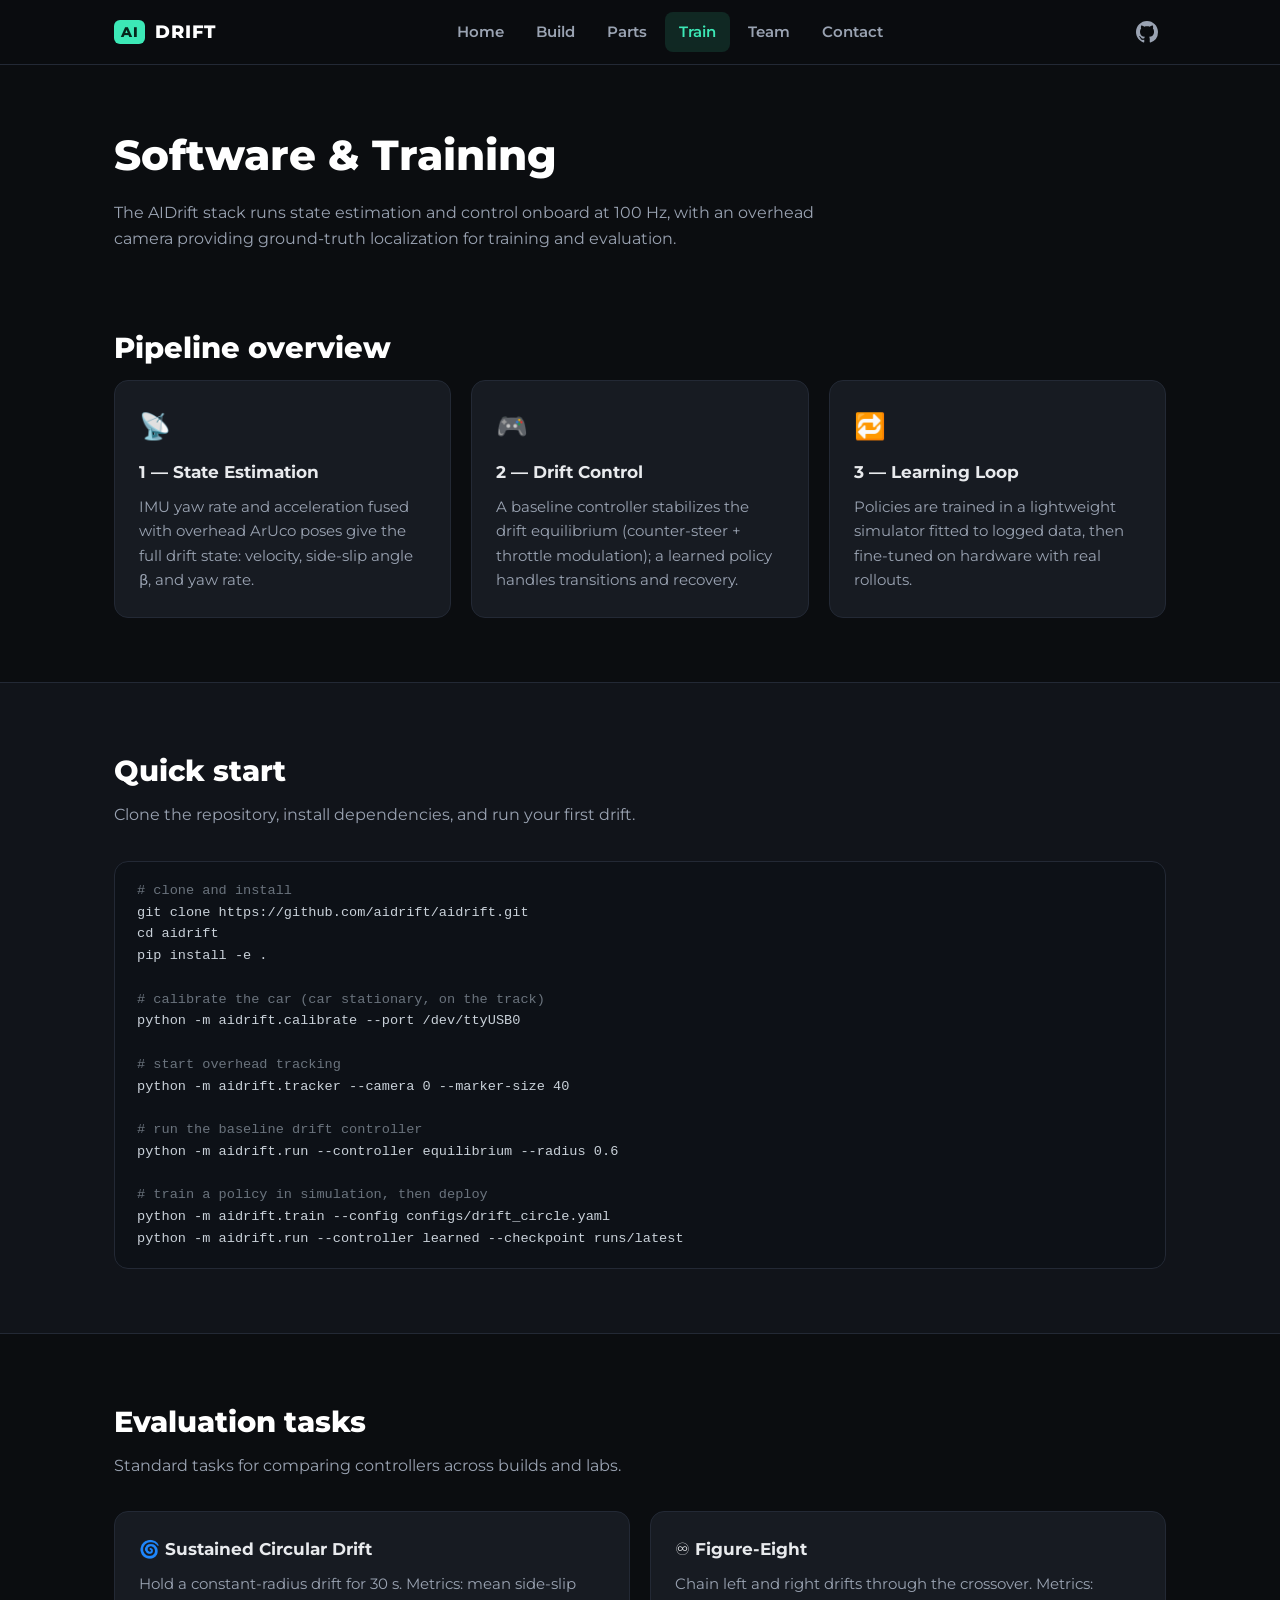
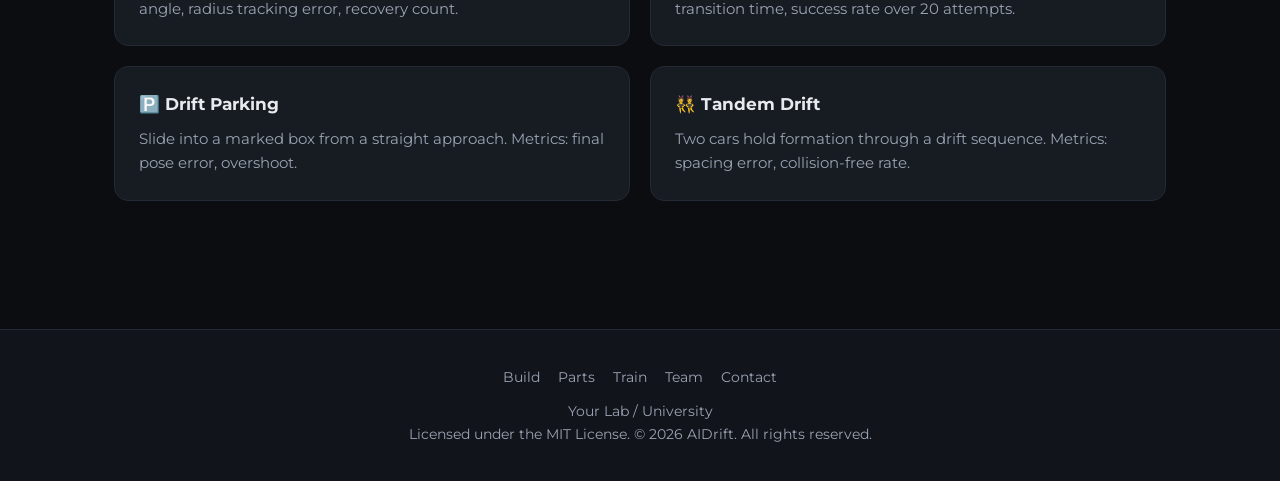
<file: train.html>
<!DOCTYPE html>
<html lang="en">
<head>
  <meta charset="UTF-8">
  <meta name="viewport" content="width=device-width, initial-scale=1.0">
  <title>Train — AIDrift</title>
  <meta name="description" content="Software pipeline: state estimation, drift control, and learned policies for AIDrift.">
  <link rel="preconnect" href="https://fonts.googleapis.com">
  <link href="https://fonts.googleapis.com/css2?family=Montserrat:ital,wght@0,100..900;1,100..900&display=swap" rel="stylesheet">
  <link rel="stylesheet" href="assets/css/style.css">
  <link rel="icon" type="image/svg+xml" href="assets/img/favicon.svg">
  <meta property="og:title" content="Train — AIDrift">
  <meta property="og:description" content="Software pipeline: state estimation, drift control, and learned policies for AIDrift.">
  <meta property="og:type" content="website">
  <meta property="og:url" content="https://aidrift.github.io/aidrift/train.html">
  <meta property="og:image" content="https://aidrift.github.io/aidrift/assets/img/og.png">
  <meta name="twitter:card" content="summary_large_image">
</head>
<body>

<nav class="site-nav">
  <div class="nav-inner">
    <a class="brand" href="index.html"><span class="badge43">AI</span>DRIFT</a>
    <button class="nav-toggle" aria-label="Menu">☰</button>
    <ul class="nav-links">
      <li><a href="index.html">Home</a></li>
      <li><a href="build.html">Build</a></li>
      <li><a href="parts.html">Parts</a></li>
      <li><a href="train.html">Train</a></li>
      <li><a href="team.html">Team</a></li>
      <li><a href="contact.html">Contact</a></li>
    </ul>
    <a class="nav-github" href="https://github.com/aidrift/aidrift" aria-label="GitHub repository" target="_blank" rel="noopener"><svg viewBox="0 0 16 16" width="22" height="22" fill="currentColor" aria-hidden="true"><path d="M8 0C3.58 0 0 3.58 0 8c0 3.54 2.29 6.53 5.47 7.59.4.07.55-.17.55-.38 0-.19-.01-.82-.01-1.49-2.01.37-2.53-.49-2.69-.94-.09-.23-.48-.94-.82-1.13-.28-.15-.68-.52-.01-.53.63-.01 1.08.58 1.23.82.72 1.21 1.87.87 2.33.66.07-.52.28-.87.51-1.07-1.78-.2-3.64-.89-3.64-3.95 0-.87.31-1.59.82-2.15-.08-.2-.36-1.02.08-2.12 0 0 .67-.21 2.2.82.64-.18 1.32-.27 2-.27s1.36.09 2 .27c1.53-1.04 2.2-.82 2.2-.82.44 1.1.16 1.92.08 2.12.51.56.82 1.27.82 2.15 0 3.07-1.87 3.75-3.65 3.95.29.25.54.73.54 1.48 0 1.07-.01 1.93-.01 2.2 0 .21.15.46.55.38A8.01 8.01 0 0 0 16 8c0-4.42-3.58-8-8-8z"/></svg></a>
  </div>
</nav>

<header class="page-head">
  <div class="container">
    <h1>Software &amp; Training</h1>
    <p>
      The AIDrift stack runs state estimation and control onboard at 100&nbsp;Hz, with an
      overhead camera providing ground-truth localization for training and evaluation.
      <!-- TODO: adjust to the real pipeline -->
    </p>
  </div>
</header>

<section class="section">
  <div class="container">
    <h2>Pipeline overview</h2>
    <div class="grid cols-3">
      <div class="card reveal">
        <div class="icon">📡</div>
        <h3>1 — State Estimation</h3>
        <p>IMU yaw rate and acceleration fused with overhead ArUco poses give the full
           drift state: velocity, side-slip angle β, and yaw rate.</p>
      </div>
      <div class="card reveal">
        <div class="icon">🎮</div>
        <h3>2 — Drift Control</h3>
        <p>A baseline controller stabilizes the drift equilibrium (counter-steer +
           throttle modulation); a learned policy handles transitions and recovery.</p>
      </div>
      <div class="card reveal">
        <div class="icon">🔁</div>
        <h3>3 — Learning Loop</h3>
        <p>Policies are trained in a lightweight simulator fitted to logged data, then
           fine-tuned on hardware with real rollouts.</p>
      </div>
    </div>
  </div>
</section>

<section class="section alt">
  <div class="container">
    <h2>Quick start</h2>
    <p class="lead">Clone the repository, install dependencies, and run your first drift. <!-- TODO: real repo URL --></p>
    <pre class="code reveal"><span class="c"># clone and install</span>
git clone https://github.com/aidrift/aidrift.git
cd aidrift
pip install -e .

<span class="c"># calibrate the car (car stationary, on the track)</span>
python -m aidrift.calibrate --port /dev/ttyUSB0

<span class="c"># start overhead tracking</span>
python -m aidrift.tracker --camera 0 --marker-size 40

<span class="c"># run the baseline drift controller</span>
python -m aidrift.run --controller equilibrium --radius 0.6

<span class="c"># train a policy in simulation, then deploy</span>
python -m aidrift.train --config configs/drift_circle.yaml
python -m aidrift.run --controller learned --checkpoint runs/latest</pre>
  </div>
</section>

<section class="section">
  <div class="container">
    <h2>Evaluation tasks</h2>
    <p class="lead">Standard tasks for comparing controllers across builds and labs.</p>
    <div class="grid cols-2">
      <div class="card reveal">
        <h3>🌀 Sustained Circular Drift</h3>
        <p>Hold a constant-radius drift for 30 s. Metrics: mean side-slip angle,
           radius tracking error, recovery count.</p>
      </div>
      <div class="card reveal">
        <h3>♾️ Figure-Eight</h3>
        <p>Chain left and right drifts through the crossover. Metrics: transition
           time, success rate over 20 attempts.</p>
      </div>
      <div class="card reveal">
        <h3>🅿️ Drift Parking</h3>
        <p>Slide into a marked box from a straight approach. Metrics: final pose
           error, overshoot.</p>
      </div>
      <div class="card reveal">
        <h3>👯 Tandem Drift</h3>
        <p>Two cars hold formation through a drift sequence. Metrics: spacing error,
           collision-free rate.</p>
      </div>
    </div>
  </div>
</section>

<footer class="site-footer">
  <div class="foot-links">
    <a href="build.html">Build</a>
    <a href="parts.html">Parts</a>
    <a href="train.html">Train</a>
    <a href="team.html">Team</a>
    <a href="contact.html">Contact</a>
  </div>
  <p>Your Lab / University</p>
  <p>Licensed under the MIT License. © 2026 AIDrift. All rights reserved.</p>
</footer>

<script src="assets/js/main.js"></script>
</body>
</html>
</file>
<file: assets/css/style.css>
/* ============================================================
   AIDrift — site-wide styles
   Dark motorsport theme. Accent: mint. Headings: pure white.
   ============================================================ */

:root {
  --bg: #0b0d10;
  --bg-alt: #11141a;
  --panel: #171b22;
  --panel-edge: #232935;
  --text: #e8eaed;
  --text-dim: #9aa3b2;
  --heading: #ffffff;
  --accent: #3ce8b6;
  --accent-soft: rgba(60, 232, 182, 0.12);
  --accent-2: #7ff5d4;
  --on-accent: #05261c;
  --radius: 14px;
  --maxw: 1100px;
  --font: "Montserrat", system-ui, -apple-system, "Segoe UI", sans-serif;
}

* { margin: 0; padding: 0; box-sizing: border-box; }

html { scroll-behavior: smooth; }

body {
  font-family: var(--font);
  background: var(--bg);
  color: var(--text);
  line-height: 1.65;
  -webkit-font-smoothing: antialiased;
}

img, svg, video, iframe { max-width: 100%; display: block; }

a { color: var(--accent); text-decoration: none; }
a:hover { text-decoration: underline; }

.container { max-width: var(--maxw); margin: 0 auto; padding: 0 24px; }

/* ---------- Navigation ---------- */
.site-nav {
  position: sticky;
  top: 0;
  z-index: 100;
  background: rgba(11, 13, 16, 0.85);
  backdrop-filter: blur(10px);
  border-bottom: 1px solid var(--panel-edge);
}

.nav-inner {
  max-width: var(--maxw);
  margin: 0 auto;
  padding: 0 24px;
  display: flex;
  align-items: center;
  justify-content: space-between;
  height: 64px;
}

.brand {
  display: flex;
  align-items: center;
  gap: 10px;
  font-weight: 800;
  font-size: 1.15rem;
  letter-spacing: 0.04em;
  color: var(--heading);
}
.brand:hover { text-decoration: none; }
.brand .badge43 {
  background: var(--accent);
  color: var(--on-accent);
  border-radius: 6px;
  padding: 1px 7px;
  font-size: 0.85rem;
  font-weight: 800;
}

.nav-links { display: flex; gap: 4px; list-style: none; }
.nav-links a {
  display: block;
  padding: 8px 14px;
  border-radius: 8px;
  color: var(--text-dim);
  font-weight: 600;
  font-size: 0.92rem;
}
.nav-links a:hover { color: var(--text); background: var(--panel); text-decoration: none; }
.nav-links a.active { color: var(--accent); background: var(--accent-soft); }

.nav-toggle {
  display: none;
  background: none;
  border: 1px solid var(--panel-edge);
  border-radius: 8px;
  color: var(--text);
  font-size: 1.3rem;
  padding: 4px 12px;
  cursor: pointer;
}

/* ---------- Hero ---------- */
.hero {
  position: relative;
  overflow: hidden;
  background:
    radial-gradient(ellipse 80% 60% at 70% 20%, rgba(60, 232, 182, 0.13), transparent 60%),
    radial-gradient(ellipse 60% 50% at 20% 80%, rgba(127, 245, 212, 0.06), transparent 60%),
    var(--bg-alt);
  border-bottom: 1px solid var(--panel-edge);
}

.hero-inner {
  max-width: var(--maxw);
  margin: 0 auto;
  padding: 90px 24px 70px;
  text-align: center;
}

.hero h1 {
  font-size: clamp(2.2rem, 5.5vw, 3.6rem);
  font-weight: 800;
  letter-spacing: -0.01em;
  line-height: 1.15;
  color: var(--heading);
}
.hero h1 .accent { color: var(--accent); }

.hero .tagline {
  margin: 18px auto 0;
  max-width: 640px;
  color: var(--text-dim);
  font-size: 1.1rem;
}

.hero .cta-row { margin-top: 32px; display: flex; gap: 14px; justify-content: center; flex-wrap: wrap; }

.btn {
  display: inline-block;
  padding: 12px 26px;
  border-radius: 10px;
  font-weight: 700;
  font-size: 0.95rem;
  letter-spacing: 0.02em;
  transition: transform 0.15s ease, box-shadow 0.15s ease;
}
.btn:hover { text-decoration: none; transform: translateY(-2px); }
.btn-primary { background: var(--accent); color: var(--on-accent); box-shadow: 0 6px 22px rgba(60, 232, 182, 0.3); }
.btn-ghost { border: 1px solid var(--panel-edge); color: var(--text); background: var(--panel); }

/* ---------- Sections ---------- */
.section { padding: 64px 0; }
.section.alt { background: var(--bg-alt); border-top: 1px solid var(--panel-edge); border-bottom: 1px solid var(--panel-edge); }

.section h2 {
  font-size: 1.8rem;
  font-weight: 800;
  margin-bottom: 8px;
  color: var(--heading);
}
.section h2 .accent { color: var(--accent); }
.section .lead { color: var(--text-dim); max-width: 720px; margin-bottom: 32px; }

.page-head { padding: 56px 0 8px; }
.page-head h1 { font-size: clamp(1.9rem, 4vw, 2.6rem); font-weight: 800; color: var(--heading); }
.page-head p { color: var(--text-dim); max-width: 720px; margin-top: 10px; }

/* ---------- Cards / grids ---------- */
.grid { display: grid; gap: 20px; }
.grid.cols-3 { grid-template-columns: repeat(3, 1fr); }
.grid.cols-2 { grid-template-columns: repeat(2, 1fr); }
.grid.cols-4 { grid-template-columns: repeat(4, 1fr); }

.card {
  background: var(--panel);
  border: 1px solid var(--panel-edge);
  border-radius: var(--radius);
  padding: 24px;
}
.card h3 { font-size: 1.05rem; font-weight: 700; margin-bottom: 8px; }
.card p { color: var(--text-dim); font-size: 0.93rem; }
.card .icon { font-size: 1.6rem; margin-bottom: 12px; }

/* stat tiles */
.stat { text-align: center; }
.stat .num { font-size: 2rem; font-weight: 800; color: var(--accent); }
.stat .lbl { color: var(--text-dim); font-size: 0.85rem; text-transform: uppercase; letter-spacing: 0.08em; }

/* media placeholder */
.media-ph {
  aspect-ratio: 16 / 9;
  border-radius: var(--radius);
  border: 1px dashed var(--panel-edge);
  background: repeating-linear-gradient(45deg, var(--panel), var(--panel) 12px, var(--bg-alt) 12px, var(--bg-alt) 24px);
  display: flex;
  align-items: center;
  justify-content: center;
  color: var(--text-dim);
  font-weight: 600;
  font-size: 0.9rem;
  text-align: center;
  padding: 12px;
}
.media-ph.square { aspect-ratio: 1 / 1; }

figure figcaption { margin-top: 8px; color: var(--text-dim); font-size: 0.85rem; text-align: center; }

/* ---------- Abstract / paper block ---------- */
.paper {
  background: var(--panel);
  border: 1px solid var(--panel-edge);
  border-left: 4px solid var(--accent);
  border-radius: var(--radius);
  padding: 28px 32px;
}
.paper h3 { font-size: 1.2rem; margin-bottom: 14px; }
.paper .authors { color: var(--text-dim); font-size: 0.92rem; margin-bottom: 6px; }
.paper .affil { color: var(--text-dim); font-size: 0.85rem; font-style: italic; margin-bottom: 16px; }
.paper .abstract { font-size: 0.95rem; color: var(--text); }
.paper .abstract b { color: var(--accent); }

/* ---------- Build steps ---------- */
.step {
  display: grid;
  grid-template-columns: 64px 1fr 320px;
  gap: 24px;
  align-items: start;
  padding: 28px 0;
  border-bottom: 1px solid var(--panel-edge);
}
.step:last-child { border-bottom: none; }
.step .no {
  width: 48px; height: 48px;
  border-radius: 50%;
  background: var(--accent-soft);
  color: var(--accent);
  font-weight: 800;
  font-size: 1.1rem;
  display: flex; align-items: center; justify-content: center;
}
.step h3 { font-size: 1.1rem; margin-bottom: 6px; }
.step p { color: var(--text-dim); font-size: 0.93rem; }
.step ul { color: var(--text-dim); font-size: 0.93rem; margin: 8px 0 0 18px; }

/* ---------- Tables (BOM) ---------- */
.table-wrap { overflow-x: auto; border: 1px solid var(--panel-edge); border-radius: var(--radius); }
table.bom { width: 100%; border-collapse: collapse; font-size: 0.92rem; min-width: 640px; }
table.bom th, table.bom td { padding: 12px 16px; text-align: left; }
table.bom thead th {
  background: var(--panel);
  color: var(--text-dim);
  text-transform: uppercase;
  font-size: 0.78rem;
  letter-spacing: 0.06em;
  border-bottom: 1px solid var(--panel-edge);
}
table.bom tbody tr { border-bottom: 1px solid var(--panel-edge); }
table.bom tbody tr:last-child { border-bottom: none; }
table.bom tbody tr:hover { background: var(--accent-soft); }
table.bom .price { font-variant-numeric: tabular-nums; white-space: nowrap; }
table.bom tfoot td { background: var(--panel); font-weight: 800; border-top: 2px solid var(--accent); }

/* ---------- Team ---------- */
.person { text-align: center; }
.person .avatar {
  width: 120px; height: 120px;
  margin: 0 auto 14px;
  border-radius: 50%;
  background: var(--panel-edge);
  display: flex; align-items: center; justify-content: center;
  font-size: 2.4rem; font-weight: 800; color: var(--text-dim);
  overflow: hidden;
}
.person .avatar img { width: 100%; height: 100%; object-fit: cover; }
.person h3 { font-size: 1rem; }
.person .role { color: var(--accent); font-size: 0.85rem; font-weight: 600; }
.person .org { color: var(--text-dim); font-size: 0.8rem; }

/* ---------- Code blocks ---------- */
pre.code {
  background: #0d1117;
  border: 1px solid var(--panel-edge);
  border-radius: var(--radius);
  padding: 18px 22px;
  overflow-x: auto;
  font-family: "Cascadia Code", Consolas, monospace;
  font-size: 0.85rem;
  color: #c9d1d9;
  line-height: 1.6;
}
pre.code .c { color: #6a737d; }
pre.code .k { color: #ff7b72; }
pre.code .s { color: #a5d6ff; }

/* ---------- Footer ---------- */
.site-footer {
  border-top: 1px solid var(--panel-edge);
  background: var(--bg-alt);
  padding: 36px 0;
  margin-top: 64px;
  text-align: center;
  color: var(--text-dim);
  font-size: 0.85rem;
}
.site-footer .foot-links { margin-bottom: 12px; display: flex; gap: 18px; justify-content: center; flex-wrap: wrap; }
.site-footer a { color: var(--text-dim); }
.site-footer a:hover { color: var(--accent); }

/* ---------- Nav GitHub icon ---------- */
.nav-github { display: flex; align-items: center; color: var(--text-dim); padding: 8px; border-radius: 8px; margin-left: 4px; }
.nav-github:hover { color: var(--accent); text-decoration: none; }

/* ---------- Build step TOC ---------- */
.step-toc { display: flex; flex-wrap: wrap; gap: 8px; margin-top: 18px; }
.step-toc a {
  background: var(--panel);
  border: 1px solid var(--panel-edge);
  padding: 6px 14px;
  border-radius: 999px;
  font-size: 0.85rem;
  font-weight: 600;
  color: var(--text-dim);
}
.step-toc a:hover { color: var(--accent); border-color: var(--accent); text-decoration: none; }
.step { scroll-margin-top: 84px; }

/* ---------- Copy button ---------- */
button.btn { cursor: pointer; font-family: var(--font); font-size: 0.9rem; }
.copy-bibtex { margin-top: 16px; }

/* ---------- Theory page: prose, equations, figures ---------- */
.prose { max-width: 760px; }
.prose p { margin-bottom: 16px; color: var(--text); }
.prose p + h3 { margin-top: 28px; }
.prose h3 { color: var(--heading); font-size: 1.1rem; margin-bottom: 10px; }
.prose ul, .prose ol { margin: 0 0 16px 22px; color: var(--text); }
.prose li { margin-bottom: 8px; }
.prose strong { color: var(--heading); }

var, .v { font-family: "Cambria Math", Cambria, Georgia, serif; font-style: italic; color: var(--accent); }

.eq {
  background: var(--panel);
  border: 1px solid var(--panel-edge);
  border-left: 3px solid var(--accent);
  border-radius: 10px;
  padding: 16px 22px;
  margin: 20px 0;
  font-family: "Cambria Math", Cambria, Georgia, serif;
  font-size: 1.08rem;
  line-height: 2;
  color: var(--heading);
  overflow-x: auto;
}
.eq .note {
  display: block;
  margin-top: 10px;
  font-family: var(--font);
  font-size: 0.82rem;
  font-style: normal;
  color: var(--text-dim);
  line-height: 1.6;
}

figure.diagram {
  background: var(--panel);
  border: 1px solid var(--panel-edge);
  border-radius: var(--radius);
  padding: 20px;
  margin: 24px 0;
}
figure.diagram figcaption { text-align: left; margin-top: 14px; }
/* keep diagram labels legible on narrow screens: scroll rather than shrink */
.diagram-scroll { overflow-x: auto; }
.diagram-scroll svg { width: 100%; min-width: 600px; height: auto; }

.callout {
  background: var(--accent-soft);
  border: 1px solid var(--accent);
  border-radius: var(--radius);
  padding: 18px 22px;
  margin: 24px 0;
}
.callout h3 { color: var(--accent); font-size: 0.95rem; text-transform: uppercase; letter-spacing: 0.06em; margin-bottom: 8px; }
.callout p { color: var(--text); font-size: 0.95rem; margin: 0; }

.reading { list-style: none; margin: 0; }
.reading li { padding: 14px 0; border-bottom: 1px solid var(--panel-edge); color: var(--text-dim); font-size: 0.92rem; }
.reading li:last-child { border-bottom: none; }
.reading b { color: var(--text); font-weight: 600; }

/* ---------- Reveal animation ---------- */
.reveal { opacity: 0; transform: translateY(18px); transition: opacity 0.55s ease, transform 0.55s ease; }
.reveal.visible { opacity: 1; transform: none; }

/* ---------- Responsive ---------- */
@media (max-width: 900px) {
  .grid.cols-3, .grid.cols-4 { grid-template-columns: repeat(2, 1fr); }
  .step { grid-template-columns: 48px 1fr; }
  .step .media-ph { grid-column: 2; }
}

@media (max-width: 640px) {
  .grid.cols-2, .grid.cols-3, .grid.cols-4 { grid-template-columns: 1fr; }
  .nav-toggle { display: block; }
  .nav-links {
    display: none;
    position: absolute;
    top: 64px; left: 0; right: 0;
    flex-direction: column;
    background: var(--bg);
    border-bottom: 1px solid var(--panel-edge);
    padding: 10px 16px 16px;
  }
  .nav-links.open { display: flex; }
  .hero-inner { padding: 60px 20px 48px; }
}
</file>
